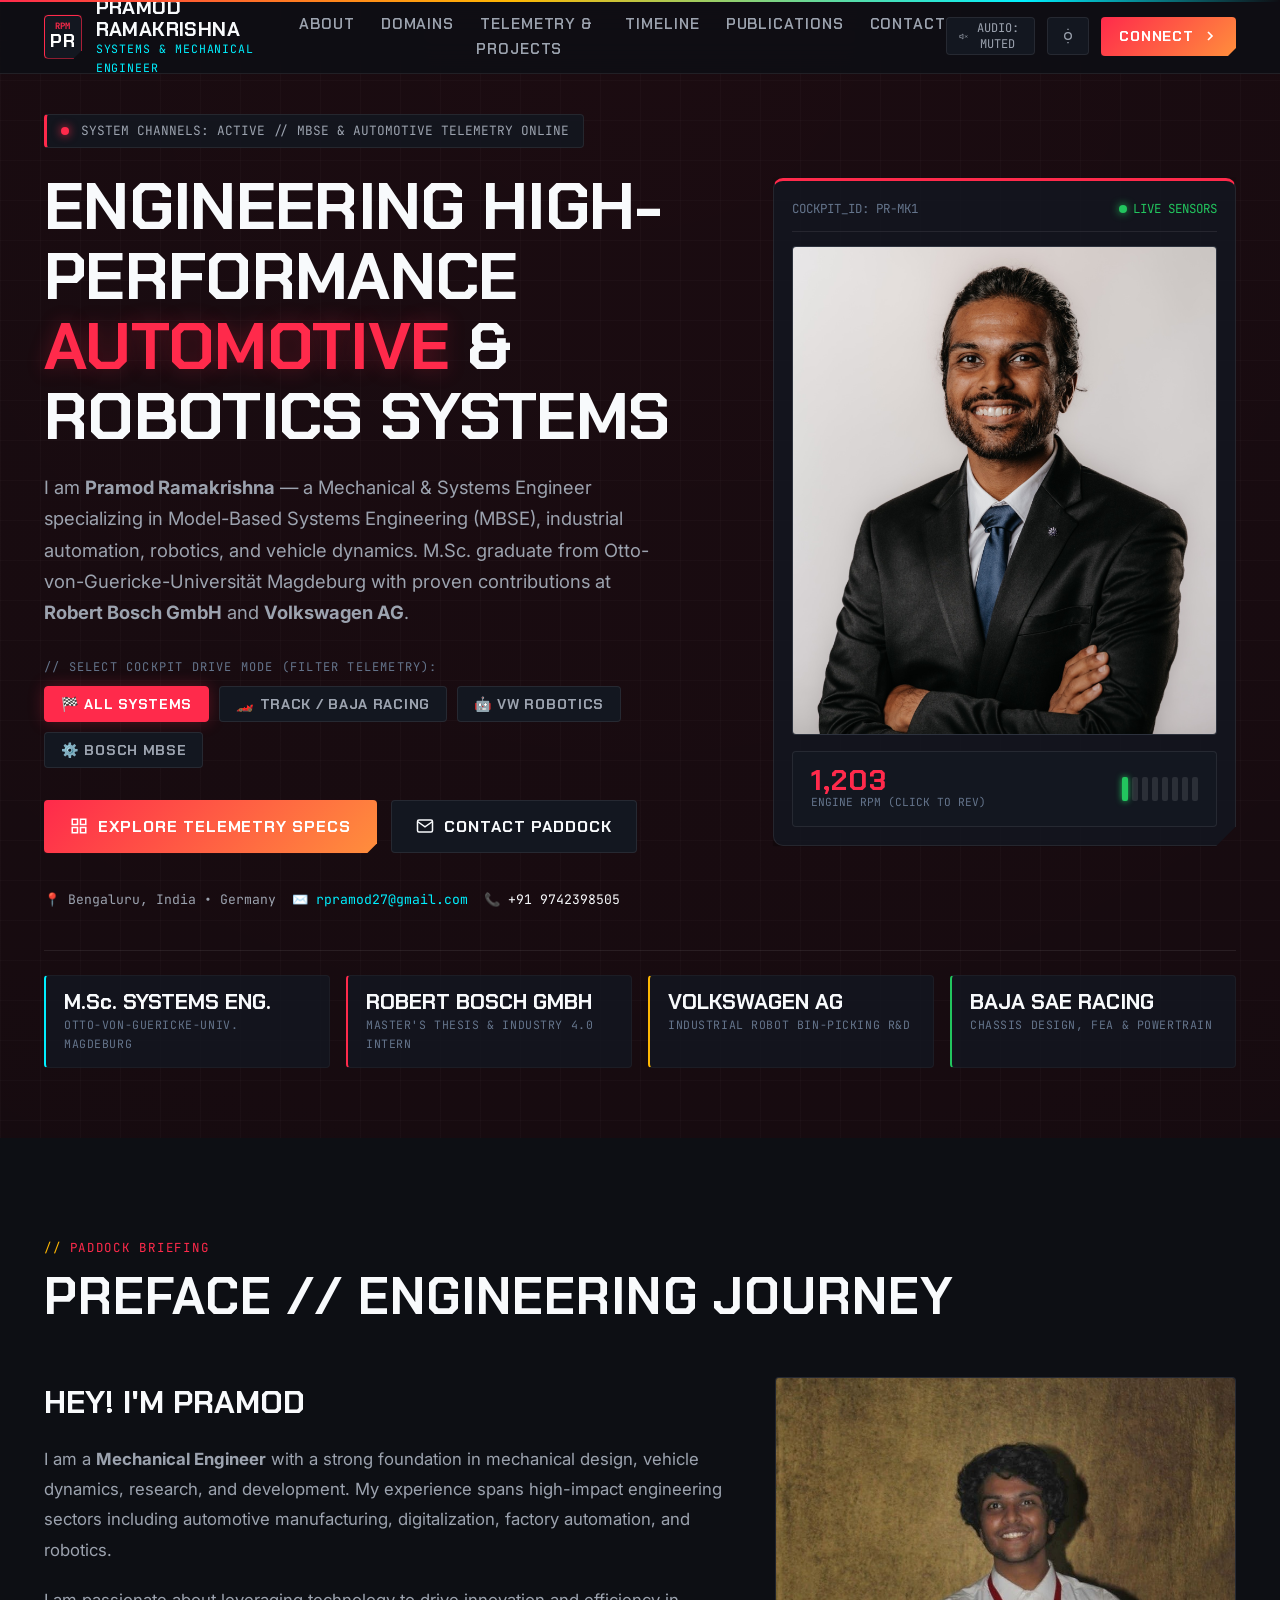
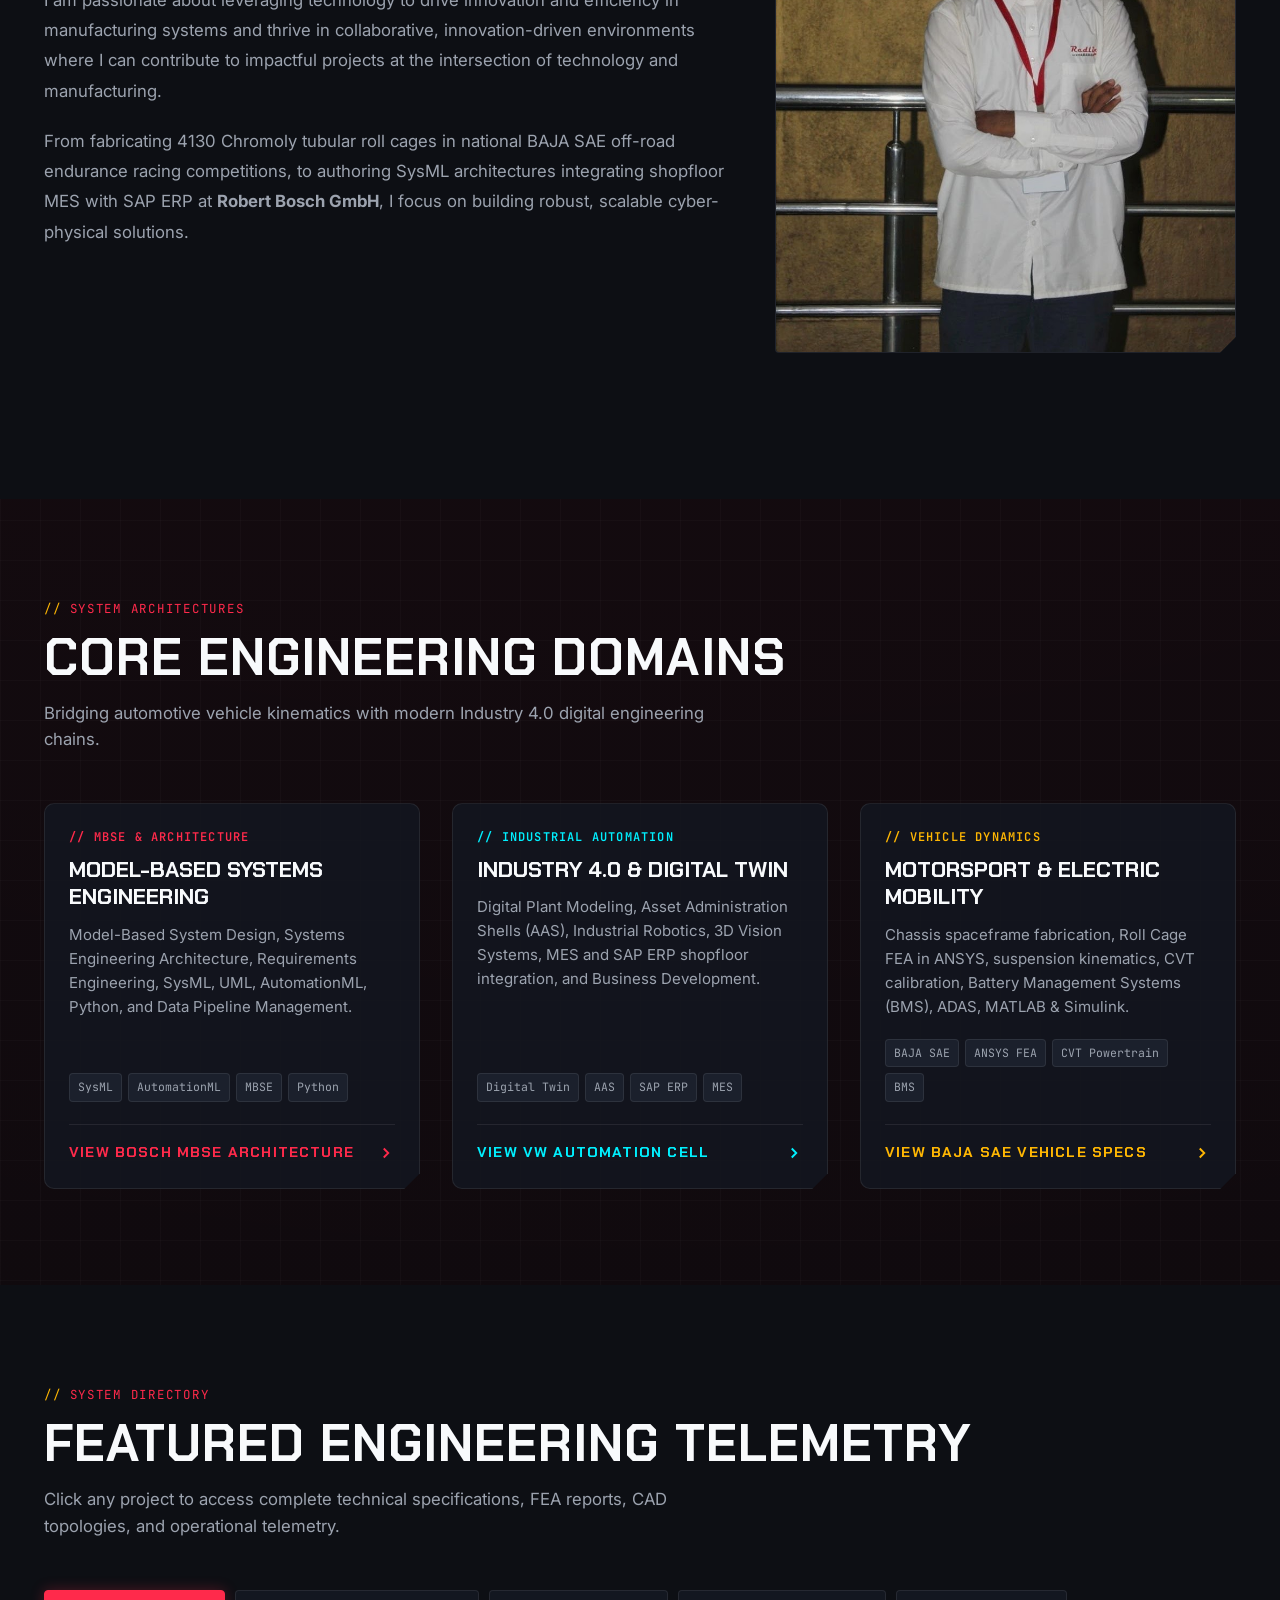
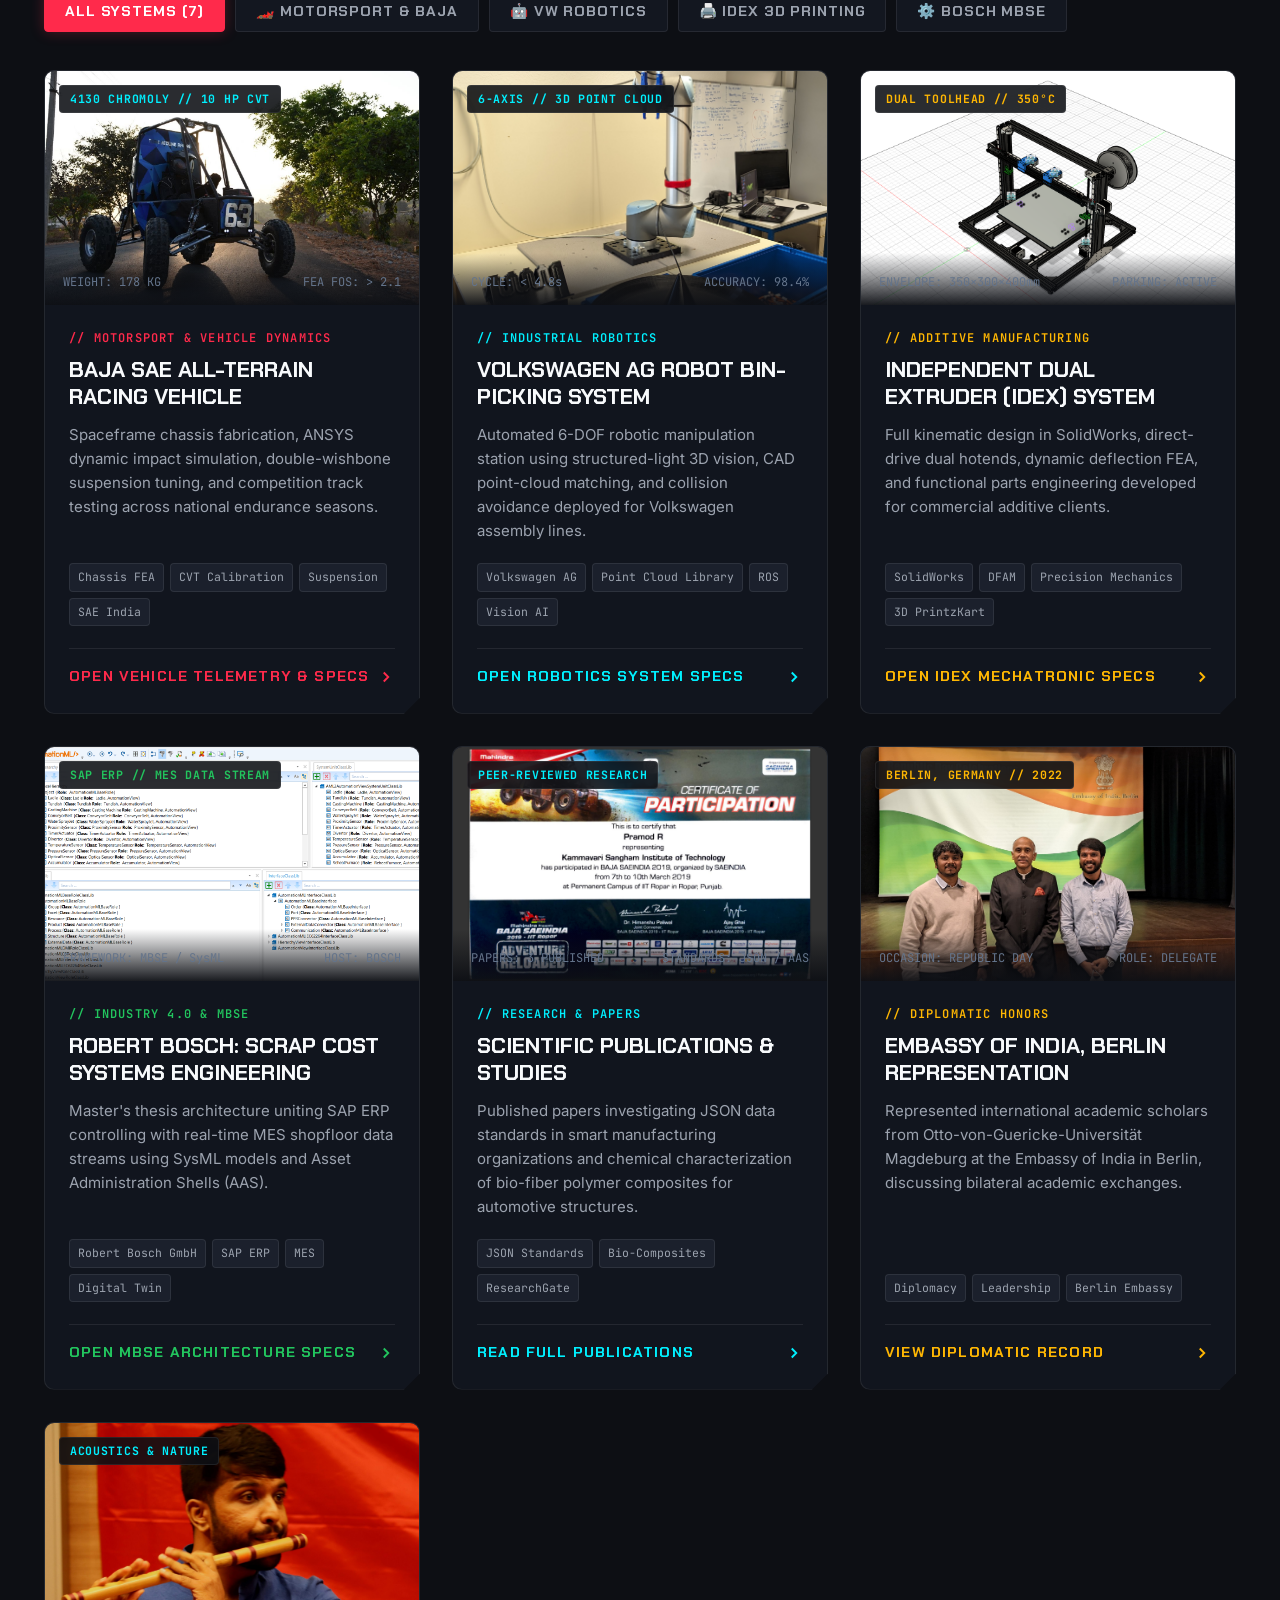
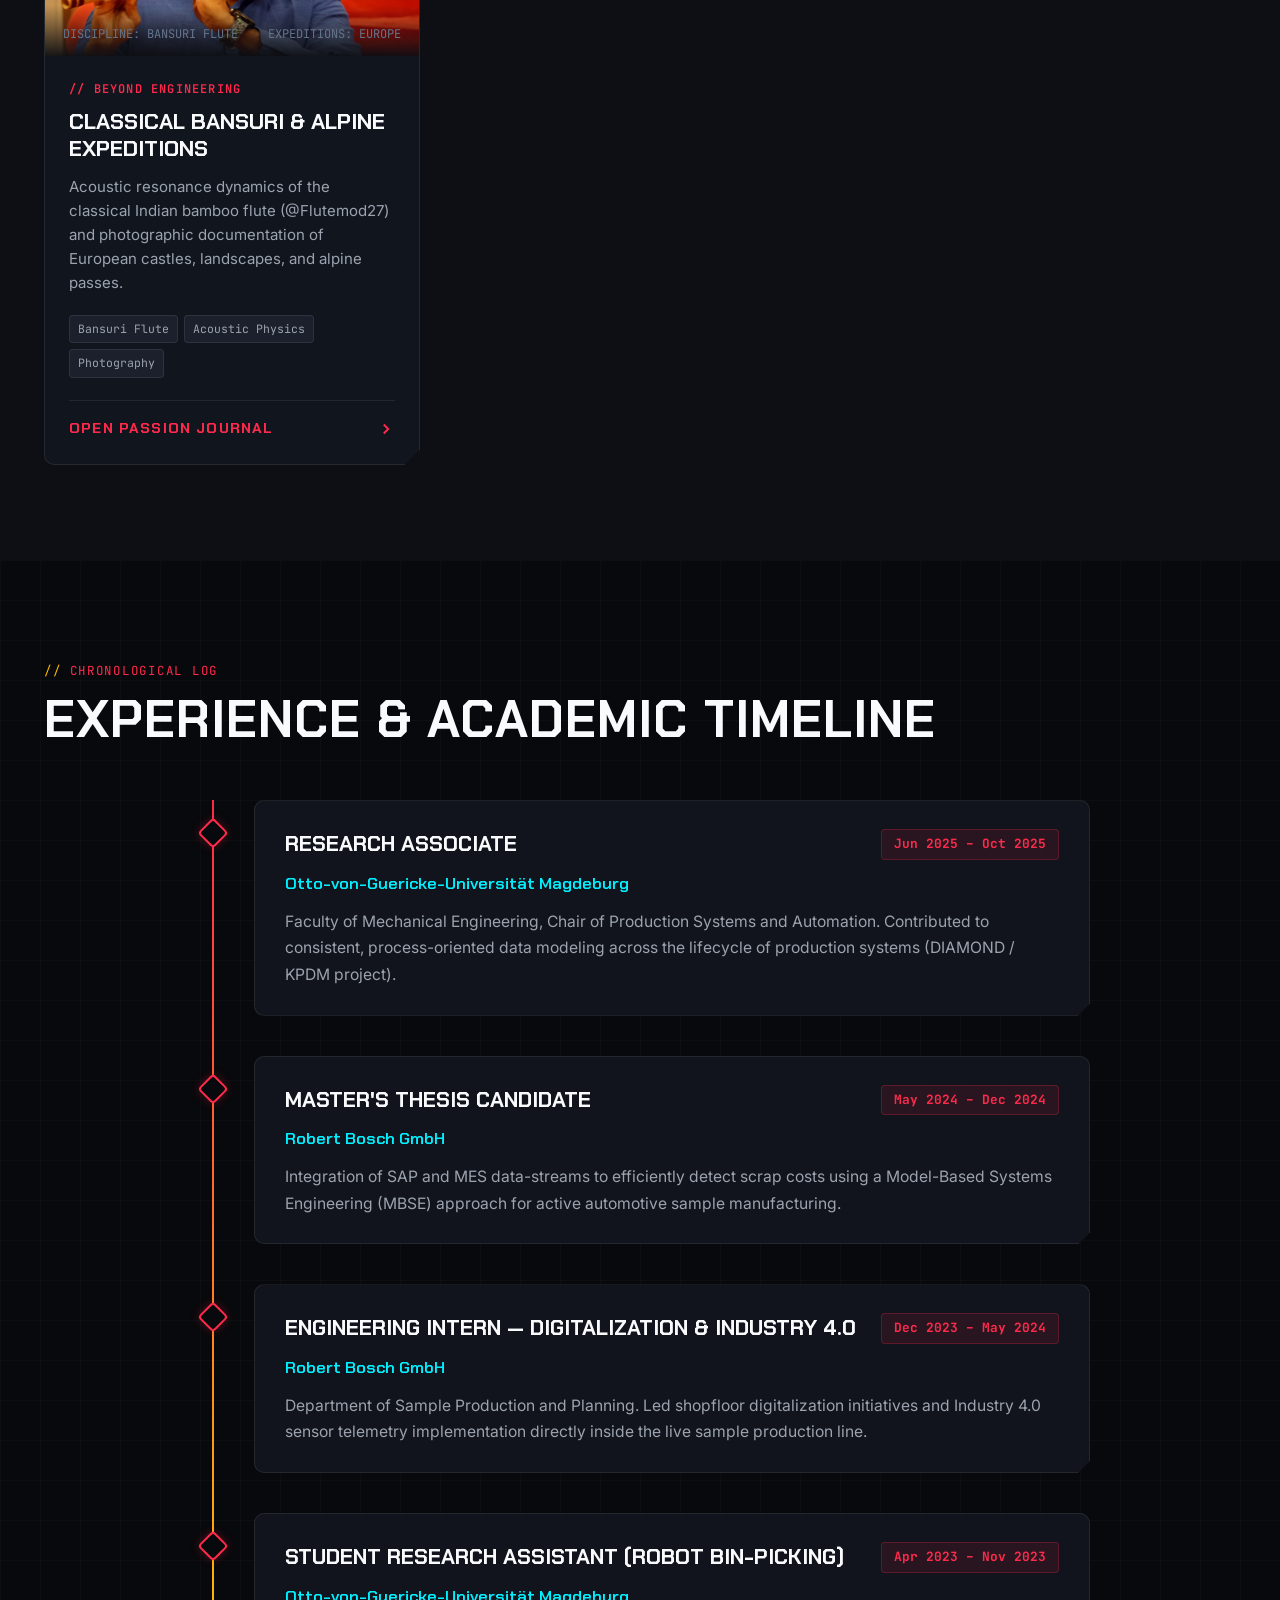
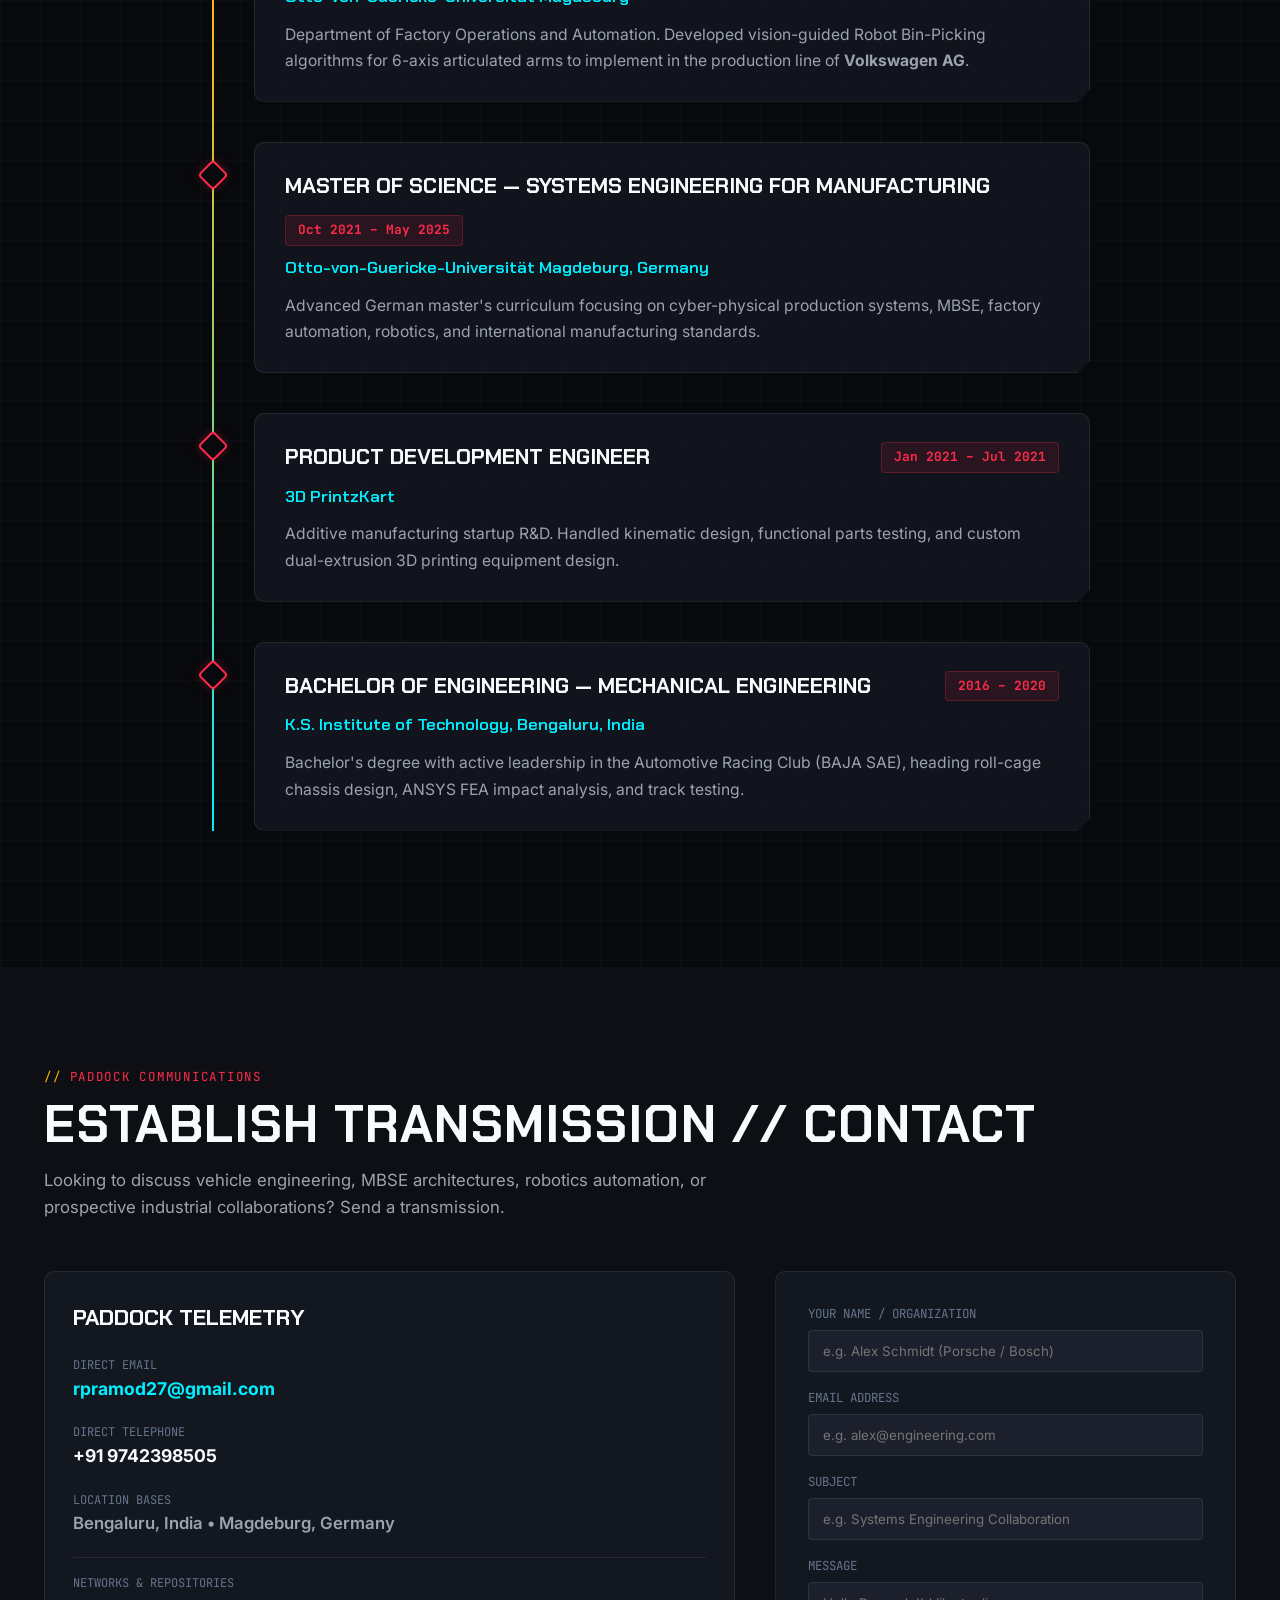
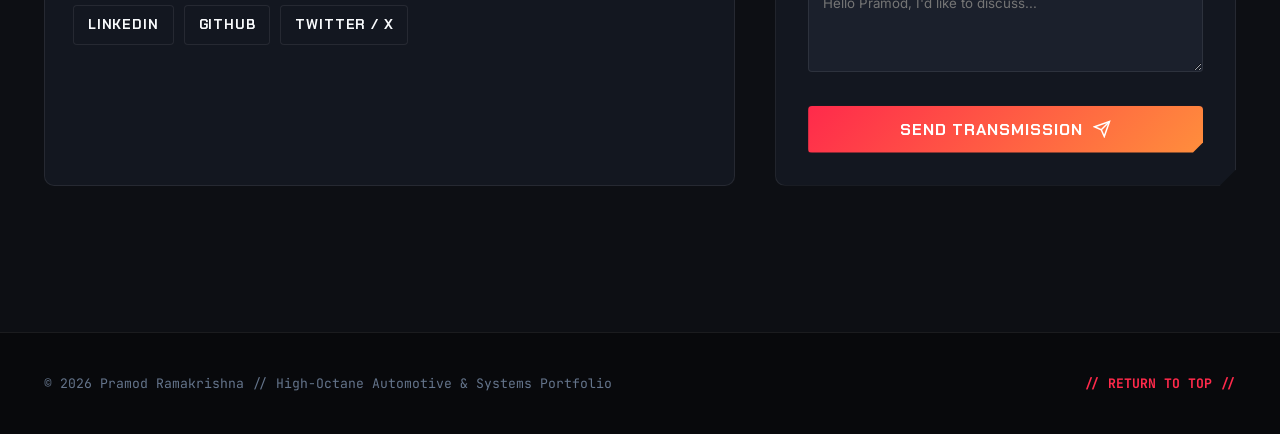
<file: index.html>
<!DOCTYPE html>
<html lang="en" data-theme="dark">
<head>
  <meta charset="UTF-8">
  <meta name="viewport" content="width=device-width, initial-scale=1.0">
  <title>Pramod Ramakrishna | Mechanical & Systems Engineer // Motorsport & Telemetry</title>
  
  <meta name="description" content="High-octane engineering portfolio of Pramod Ramakrishna — Mechanical & Systems Engineer specializing in Model-Based Systems Engineering (MBSE), Industry 4.0, Robotics, Digital Twins, and Motorsport.">
  <meta name="keywords" content="Pramod Ramakrishna, Automotive Engineering, BAJA SAE, Systems Engineering, MBSE, Industry 4.0, Robotics, Volkswagen AG, Robert Bosch, OVGU Magdeburg">
  <meta name="author" content="Pramod Ramakrishna">

  <!-- Open Graph -->
  <meta property="og:type" content="website">
  <meta property="og:title" content="Pramod Ramakrishna | Mechanical & Systems Engineer">
  <meta property="og:description" content="High-octane automotive & systems engineering portfolio with interactive telemetry, BAJA SAE racing, and Industry 4.0 robotics.">
  <meta property="og:image" content="assets/images/profile-headshot.jpg">

  <!-- Favicon -->
  <link rel="icon" type="image/svg+xml" href="assets/images/favicon.svg">

  <!-- Google Fonts: Chakra Petch (Motorsport), JetBrains Mono, Inter -->
  <link rel="preconnect" href="https://fonts.googleapis.com">
  <link rel="preconnect" href="https://fonts.gstatic.com" crossorigin>
  <link href="https://fonts.googleapis.com/css2?family=Chakra+Petch:wght@500;600;700;800&family=Inter:wght@400;500;600;700&family=JetBrains+Mono:wght@400;600;700&display=swap" rel="stylesheet">

  <link rel="stylesheet" href="assets/css/style.css">
</head>
<body>

  <!-- Top Motorsport Cockpit Header -->
  <header class="site-navbar">
    <div class="container nav-container">
      <a href="#hero" class="brand-badge" aria-label="Pramod Ramakrishna Paddock">
        <div class="brand-tach-logo">
          <span class="rpm-label">RPM</span>
          <span class="initials">PR</span>
        </div>
        <div class="brand-meta">
          <span class="brand-name">Pramod Ramakrishna</span>
          <span class="brand-spec">Systems & Mechanical Engineer</span>
        </div>
      </a>

      <!-- Nav Links -->
      <nav>
        <ul class="nav-links" id="nav-links">
          <li><a href="#about">About</a></li>
          <li><a href="#expertise">Domains</a></li>
          <li><a href="#portfolio">Telemetry & Projects</a></li>
          <li><a href="#experience">Timeline</a></li>
          <li><a href="#publications">Publications</a></li>
          <li><a href="#contact">Contact</a></li>
        </ul>
      </nav>

      <!-- Nav Actions -->
      <div class="nav-actions">
        <!-- Interactive HUD Audio Toggle -->
        <button id="sound-toggle-btn" class="hud-sound-btn" title="Toggle Interactive Cockpit Audio">
          <svg width="15" height="15" viewBox="0 0 24 24" fill="none" stroke="currentColor" stroke-width="2"><polygon points="11 5 6 9 2 9 2 15 6 15 11 19 11 5"></polygon><line x1="23" y1="9" x2="17" y2="15"></line><line x1="17" y1="9" x2="23" y2="15"></line></svg>
          <span>AUDIO: MUTED</span>
        </button>

        <!-- Theme Toggle -->
        <button id="theme-toggle" class="theme-toggle-btn" aria-label="Toggle Theme">
          <svg width="16" height="16" viewBox="0 0 24 24" fill="none" stroke="currentColor" stroke-width="2"><circle cx="12" cy="12" r="5"></circle><line x1="12" y1="1" x2="12" y2="3"></line><line x1="12" y1="21" x2="12" y2="23"></line></svg>
        </button>

        <a href="#contact" class="btn-telemetry-launch">
          <span>Connect</span>
          <svg width="16" height="16" viewBox="0 0 24 24" fill="none" stroke="currentColor" stroke-width="2.5"><polyline points="9 18 15 12 9 6"></polyline></svg>
        </a>

        <!-- Mobile Menu Toggle -->
        <button class="mobile-toggle" id="mobile-toggle" aria-label="Open Navigation Menu">
          <svg width="24" height="24" viewBox="0 0 24 24" fill="none" stroke="currentColor" stroke-width="2"><line x1="3" y1="12" x2="21" y2="12"></line><line x1="3" y1="6" x2="21" y2="6"></line><line x1="3" y1="18" x2="21" y2="18"></line></svg>
        </button>
      </div>
    </div>
  </header>

  <!-- Hero Cockpit Section -->
  <section class="hero-section" id="hero">
    <div class="container">
      <div class="hero-grid">
        <div class="hero-left-content">
          <div class="telemetry-status-banner">
            <span class="tach-pulse-dot"></span>
            <span>SYSTEM CHANNELS: ACTIVE // MBSE & AUTOMOTIVE TELEMETRY ONLINE</span>
          </div>

          <h1 class="hero-headline">
            Engineering High-Performance <span class="text-racing-red">Automotive</span> & Robotics Systems
          </h1>

          <p class="hero-bio">
            I am <strong>Pramod Ramakrishna</strong> — a Mechanical & Systems Engineer specializing in Model-Based Systems Engineering (MBSE), industrial automation, robotics, and vehicle dynamics. M.Sc. graduate from Otto-von-Guericke-Universität Magdeburg with proven contributions at <strong>Robert Bosch GmbH</strong> and <strong>Volkswagen AG</strong>.
          </p>

          <!-- Interactive Drive Mode Selector -->
          <div class="drive-mode-container">
            <span class="mode-label">// SELECT COCKPIT DRIVE MODE (FILTER TELEMETRY):</span>
            <div class="drive-modes">
              <button class="mode-btn active" data-mode="all">🏁 All Systems</button>
              <button class="mode-btn" data-mode="racing">🏎️ Track / BAJA Racing</button>
              <button class="mode-btn" data-mode="robotics">🤖 VW Robotics</button>
              <button class="mode-btn" data-mode="systems">⚙️ Bosch MBSE</button>
            </div>
          </div>

          <!-- Hero Actions -->
          <div class="hero-cta-row">
            <a href="#portfolio" class="btn-action-primary">
              <svg width="18" height="18" viewBox="0 0 24 24" fill="none" stroke="currentColor" stroke-width="2"><rect x="3" y="3" width="7" height="7"></rect><rect x="14" y="3" width="7" height="7"></rect><rect x="14" y="14" width="7" height="7"></rect><rect x="3" y="14" width="7" height="7"></rect></svg>
              <span>Explore Telemetry Specs</span>
            </a>
            <a href="#contact" class="btn-action-outline">
              <svg width="18" height="18" viewBox="0 0 24 24" fill="none" stroke="currentColor" stroke-width="2"><path d="M4 4h16c1.1 0 2 .9 2 2v12c0 1.1-.9 2-2 2H4c-1.1 0-2-.9-2-2V6c0-1.1.9-2 2-2z"></path><polyline points="22,6 12,13 2,6"></polyline></svg>
              <span>Contact Paddock</span>
            </a>
          </div>

          <!-- Quick Contact Pills -->
          <div style="display:flex; flex-wrap:wrap; gap:16px; font-family:var(--font-mono); font-size:0.82rem; color:var(--text-secondary);">
            <span>📍 Bengaluru, India • Germany</span>
            <span>✉️ <a href="mailto:rpramod27@gmail.com" style="color:var(--telemetry-cyan);">rpramod27@gmail.com</a></span>
            <span>📞 <a href="tel:+919742398505" style="color:var(--text-primary);">+91 9742398505</a></span>
          </div>
        </div>

        <!-- Right Cockpit HUD Visual -->
        <div class="hero-cockpit-card">
          <div class="cockpit-header">
            <span>COCKPIT_ID: PR-MK1</span>
            <span class="hud-live-tag"><span class="tach-pulse-dot" style="background:var(--neon-green); box-shadow:0 0 8px var(--neon-green);"></span> LIVE SENSORS</span>
          </div>

          <div class="cockpit-img-wrap">
            <img src="assets/images/profile-headshot.jpg" alt="Pramod Ramakrishna Portrait" class="cockpit-img">
          </div>

          <!-- Interactive Tachometer Widget -->
          <div class="tachometer-widget" id="tachometer-widget" title="Hover or Click to Rev Engine!">
            <div class="tach-info">
              <span class="tach-val" id="tach-value">1,200</span>
              <span class="tach-lbl">ENGINE RPM (CLICK TO REV)</span>
            </div>

            <!-- LED Shift Lights Bar -->
            <div class="tach-dial-bar">
              <div class="tach-led green"></div>
              <div class="tach-led green"></div>
              <div class="tach-led green"></div>
              <div class="tach-led yellow"></div>
              <div class="tach-led yellow"></div>
              <div class="tach-led red"></div>
              <div class="tach-led red"></div>
              <div class="tach-led red"></div>
            </div>
          </div>
        </div>
      </div>

      <!-- Quick Telemetry Metric Bar -->
      <div class="telemetry-specs-bar">
        <div class="spec-block">
          <span class="spec-block-val">M.Sc. SYSTEMS ENG.</span>
          <span class="spec-block-lbl">Otto-von-Guericke-Univ. Magdeburg</span>
        </div>
        <div class="spec-block" style="border-left-color: var(--racing-red);">
          <span class="spec-block-val">ROBERT BOSCH GMBH</span>
          <span class="spec-block-lbl">Master's Thesis & Industry 4.0 Intern</span>
        </div>
        <div class="spec-block" style="border-left-color: var(--turbo-amber);">
          <span class="spec-block-val">VOLKSWAGEN AG</span>
          <span class="spec-block-lbl">Industrial Robot Bin-Picking R&D</span>
        </div>
        <div class="spec-block" style="border-left-color: var(--neon-green);">
          <span class="spec-block-val">BAJA SAE RACING</span>
          <span class="spec-block-lbl">Chassis Design, FEA & Powertrain</span>
        </div>
      </div>
    </div>
  </section>

  <!-- Preface / About Me Section -->
  <section id="about" style="background: var(--bg-primary);">
    <div class="container">
      <div class="section-hud-header">
        <span class="hud-tag">Paddock Briefing</span>
        <h2 class="section-hud-title">Preface // Engineering Journey</h2>
      </div>

      <div class="engineering-deepdive-grid">
        <div class="deepdive-content">
          <h3 style="font-size: 2rem;">Hey! I'm Pramod</h3>
          <p>
            I am a <strong>Mechanical Engineer</strong> with a strong foundation in mechanical design, vehicle dynamics, research, and development. My experience spans high-impact engineering sectors including automotive manufacturing, digitalization, factory automation, and robotics.
          </p>
          <p>
            I am passionate about leveraging technology to drive innovation and efficiency in manufacturing systems and thrive in collaborative, innovation-driven environments where I can contribute to impactful projects at the intersection of technology and manufacturing.
          </p>
          <p>
            From fabricating 4130 Chromoly tubular roll cages in national BAJA SAE off-road endurance racing competitions, to authoring SysML architectures integrating shopfloor MES with SAP ERP at <strong>Robert Bosch GmbH</strong>, I focus on building robust, scalable cyber-physical solutions.
          </p>
        </div>

        <div style="border-radius: var(--radius-sm); overflow: hidden; border: 1px solid var(--border-color); background: var(--bg-secondary); clip-path: polygon(0 0, 100% 0, 100% calc(100% - 16px), calc(100% - 16px) 100%, 0 100%);">
          <img src="assets/images/profile-about.jpg" alt="Pramod Ramakrishna Engineering" style="width: 100%; height: 100%; object-fit: cover;">
        </div>
      </div>
    </div>
  </section>

  <!-- Domains & Core Competencies -->
  <section id="expertise">
    <div class="container">
      <div class="section-hud-header">
        <span class="hud-tag">System Architectures</span>
        <h2 class="section-hud-title">Core Engineering Domains</h2>
        <p class="section-hud-sub">Bridging automotive vehicle kinematics with modern Industry 4.0 digital engineering chains.</p>
      </div>

      <div class="motorsport-cards-grid">
        <!-- Domain 1: MBSE -->
        <div class="motorsport-card">
          <div class="card-body">
            <span class="card-category">// MBSE & ARCHITECTURE</span>
            <h3 class="card-title">Model-Based Systems Engineering</h3>
            <p class="card-excerpt">
              Model-Based System Design, Systems Engineering Architecture, Requirements Engineering, SysML, UML, AutomationML, Python, and Data Pipeline Management.
            </p>
            <div class="card-spec-tags">
              <span class="card-spec-tag">SysML</span>
              <span class="card-spec-tag">AutomationML</span>
              <span class="card-spec-tag">MBSE</span>
              <span class="card-spec-tag">Python</span>
            </div>
            <a href="projects/bosch-systems.html" class="card-view-link">
              <span>View Bosch MBSE Architecture</span>
              <svg width="18" height="18" viewBox="0 0 24 24" fill="none" stroke="currentColor" stroke-width="2.5"><polyline points="9 18 15 12 9 6"></polyline></svg>
            </a>
          </div>
        </div>

        <!-- Domain 2: Industry 4.0 -->
        <div class="motorsport-card">
          <div class="card-body">
            <span class="card-category" style="color:var(--telemetry-cyan);">// INDUSTRIAL AUTOMATION</span>
            <h3 class="card-title">Industry 4.0 & Digital Twin</h3>
            <p class="card-excerpt">
              Digital Plant Modeling, Asset Administration Shells (AAS), Industrial Robotics, 3D Vision Systems, MES and SAP ERP shopfloor integration, and Business Development.
            </p>
            <div class="card-spec-tags">
              <span class="card-spec-tag">Digital Twin</span>
              <span class="card-spec-tag">AAS</span>
              <span class="card-spec-tag">SAP ERP</span>
              <span class="card-spec-tag">MES</span>
            </div>
            <a href="projects/robot-bin-picking.html" class="card-view-link" style="color:var(--telemetry-cyan);">
              <span>View VW Automation Cell</span>
              <svg width="18" height="18" viewBox="0 0 24 24" fill="none" stroke="currentColor" stroke-width="2.5"><polyline points="9 18 15 12 9 6"></polyline></svg>
            </a>
          </div>
        </div>

        <!-- Domain 3: Motorsport & Automotive -->
        <div class="motorsport-card">
          <div class="card-body">
            <span class="card-category" style="color:var(--turbo-amber);">// VEHICLE DYNAMICS</span>
            <h3 class="card-title">Motorsport & Electric Mobility</h3>
            <p class="card-excerpt">
              Chassis spaceframe fabrication, Roll Cage FEA in ANSYS, suspension kinematics, CVT calibration, Battery Management Systems (BMS), ADAS, MATLAB & Simulink.
            </p>
            <div class="card-spec-tags">
              <span class="card-spec-tag">BAJA SAE</span>
              <span class="card-spec-tag">ANSYS FEA</span>
              <span class="card-spec-tag">CVT Powertrain</span>
              <span class="card-spec-tag">BMS</span>
            </div>
            <a href="projects/baja-sae.html" class="card-view-link" style="color:var(--turbo-amber);">
              <span>View BAJA SAE Vehicle Specs</span>
              <svg width="18" height="18" viewBox="0 0 24 24" fill="none" stroke="currentColor" stroke-width="2.5"><polyline points="9 18 15 12 9 6"></polyline></svg>
            </a>
          </div>
        </div>
      </div>
    </div>
  </section>

  <!-- Interactive Telemetry Showcase (Every card links to a dedicated detail page!) -->
  <section id="portfolio" style="background: var(--bg-primary);">
    <div class="container">
      <div class="section-hud-header">
        <span class="hud-tag">System Directory</span>
        <h2 class="section-hud-title">Featured Engineering Telemetry</h2>
        <p class="section-hud-sub">Click any project to access complete technical specifications, FEA reports, CAD topologies, and operational telemetry.</p>
      </div>

      <!-- Filter Bar -->
      <div class="filter-chassis-bar">
        <button class="filter-btn active" data-filter="all">All Systems (7)</button>
        <button class="filter-btn" data-filter="racing">🏎️ Motorsport & BAJA</button>
        <button class="filter-btn" data-filter="robotics">🤖 VW Robotics</button>
        <button class="filter-btn" data-filter="additive">🖨️ IDEX 3D Printing</button>
        <button class="filter-btn" data-filter="systems">⚙️ Bosch MBSE</button>
      </div>

      <!-- Showcase Cards Grid -->
      <div class="motorsport-cards-grid">
        <!-- 1. BAJA SAE Racing -->
        <a href="projects/baja-sae.html" class="motorsport-card" data-category="racing">
          <div class="card-visual-wrap">
            <span class="card-hud-badge">4130 CHROMOLY // 10 HP CVT</span>
            <img src="assets/images/baja-racecar-1.jpg" alt="BAJA SAE All-Terrain Vehicle" class="card-visual-img">
            <div class="card-telemetry-overlay">
              <span>WEIGHT: 178 KG</span>
              <span>FEA FOS: &gt; 2.1</span>
            </div>
          </div>
          <div class="card-body">
            <span class="card-category">// MOTORSPORT & VEHICLE DYNAMICS</span>
            <h3 class="card-title">BAJA SAE All-Terrain Racing Vehicle</h3>
            <p class="card-excerpt">
              Spaceframe chassis fabrication, ANSYS dynamic impact simulation, double-wishbone suspension tuning, and competition track testing across national endurance seasons.
            </p>
            <div class="card-spec-tags">
              <span class="card-spec-tag">Chassis FEA</span>
              <span class="card-spec-tag">CVT Calibration</span>
              <span class="card-spec-tag">Suspension</span>
              <span class="card-spec-tag">SAE India</span>
            </div>
            <div class="card-view-link">
              <span>Open Vehicle Telemetry & Specs</span>
              <svg width="18" height="18" viewBox="0 0 24 24" fill="none" stroke="currentColor" stroke-width="2.5"><polyline points="9 18 15 12 9 6"></polyline></svg>
            </div>
          </div>
        </a>

        <!-- 2. Volkswagen AG Robot Bin-Picking -->
        <a href="projects/robot-bin-picking.html" class="motorsport-card" data-category="robotics">
          <div class="card-visual-wrap">
            <span class="card-hud-badge" style="color:var(--telemetry-cyan);">6-AXIS // 3D POINT CLOUD</span>
            <img src="assets/images/project-robot-station.jpg" alt="Volkswagen AG Robot Bin-Picking Station" class="card-visual-img">
            <div class="card-telemetry-overlay">
              <span>CYCLE: &lt; 4.8s</span>
              <span>ACCURACY: 98.4%</span>
            </div>
          </div>
          <div class="card-body">
            <span class="card-category" style="color:var(--telemetry-cyan);">// INDUSTRIAL ROBOTICS</span>
            <h3 class="card-title">Volkswagen AG Robot Bin-Picking System</h3>
            <p class="card-excerpt">
              Automated 6-DOF robotic manipulation station using structured-light 3D vision, CAD point-cloud matching, and collision avoidance deployed for Volkswagen assembly lines.
            </p>
            <div class="card-spec-tags">
              <span class="card-spec-tag">Volkswagen AG</span>
              <span class="card-spec-tag">Point Cloud Library</span>
              <span class="card-spec-tag">ROS</span>
              <span class="card-spec-tag">Vision AI</span>
            </div>
            <div class="card-view-link" style="color:var(--telemetry-cyan);">
              <span>Open Robotics System Specs</span>
              <svg width="18" height="18" viewBox="0 0 24 24" fill="none" stroke="currentColor" stroke-width="2.5"><polyline points="9 18 15 12 9 6"></polyline></svg>
            </div>
          </div>
        </a>

        <!-- 3. IDEX 3D Printer -->
        <a href="projects/idex-3dprinter.html" class="motorsport-card" data-category="additive">
          <div class="card-visual-wrap">
            <span class="card-hud-badge" style="color:var(--turbo-amber);">DUAL TOOLHEAD // 350°C</span>
            <img src="assets/images/project-idex-3dprinter.png" alt="IDEX 3D Printer CAD Model" class="card-visual-img">
            <div class="card-telemetry-overlay">
              <span>ENVELOPE: 350×300×400mm</span>
              <span>PARKING: ACTIVE</span>
            </div>
          </div>
          <div class="card-body">
            <span class="card-category" style="color:var(--turbo-amber);">// ADDITIVE MANUFACTURING</span>
            <h3 class="card-title">Independent Dual Extruder (IDEX) System</h3>
            <p class="card-excerpt">
              Full kinematic design in SolidWorks, direct-drive dual hotends, dynamic deflection FEA, and functional parts engineering developed for commercial additive clients.
            </p>
            <div class="card-spec-tags">
              <span class="card-spec-tag">SolidWorks</span>
              <span class="card-spec-tag">DFAM</span>
              <span class="card-spec-tag">Precision Mechanics</span>
              <span class="card-spec-tag">3D PrintzKart</span>
            </div>
            <div class="card-view-link" style="color:var(--turbo-amber);">
              <span>Open IDEX Mechatronic Specs</span>
              <svg width="18" height="18" viewBox="0 0 24 24" fill="none" stroke="currentColor" stroke-width="2.5"><polyline points="9 18 15 12 9 6"></polyline></svg>
            </div>
          </div>
        </a>

        <!-- 4. Robert Bosch GmbH MBSE -->
        <a href="projects/bosch-systems.html" class="motorsport-card" data-category="systems">
          <div class="card-visual-wrap">
            <span class="card-hud-badge" style="color:var(--neon-green);">SAP ERP // MES DATA STREAM</span>
            <img src="assets/images/project-automation-diagram.png" alt="Automation Architecture Diagram" class="card-visual-img">
            <div class="card-telemetry-overlay">
              <span>FRAMEWORK: MBSE / SysML</span>
              <span>HOST: BOSCH</span>
            </div>
          </div>
          <div class="card-body">
            <span class="card-category" style="color:var(--neon-green);">// INDUSTRY 4.0 & MBSE</span>
            <h3 class="card-title">Robert Bosch: Scrap Cost Systems Engineering</h3>
            <p class="card-excerpt">
              Master's thesis architecture uniting SAP ERP controlling with real-time MES shopfloor data streams using SysML models and Asset Administration Shells (AAS).
            </p>
            <div class="card-spec-tags">
              <span class="card-spec-tag">Robert Bosch GmbH</span>
              <span class="card-spec-tag">SAP ERP</span>
              <span class="card-spec-tag">MES</span>
              <span class="card-spec-tag">Digital Twin</span>
            </div>
            <div class="card-view-link" style="color:var(--neon-green);">
              <span>Open MBSE Architecture Specs</span>
              <svg width="18" height="18" viewBox="0 0 24 24" fill="none" stroke="currentColor" stroke-width="2.5"><polyline points="9 18 15 12 9 6"></polyline></svg>
            </div>
          </div>
        </a>

        <!-- 5. Scientific Publications -->
        <a href="projects/publications.html" class="motorsport-card" data-category="systems">
          <div class="card-visual-wrap">
            <span class="card-hud-badge" style="color:var(--telemetry-cyan);">PEER-REVIEWED RESEARCH</span>
            <img src="assets/images/publication-1.png" alt="Scientific Publications" class="card-visual-img">
            <div class="card-telemetry-overlay">
              <span>PAPERS: 3 PUBLISHED</span>
              <span>STANDARDS: JSON / AAS</span>
            </div>
          </div>
          <div class="card-body">
            <span class="card-category" style="color:var(--telemetry-cyan);">// RESEARCH & PAPERS</span>
            <h3 class="card-title">Scientific Publications & Studies</h3>
            <p class="card-excerpt">
              Published papers investigating JSON data standards in smart manufacturing organizations and chemical characterization of bio-fiber polymer composites for automotive structures.
            </p>
            <div class="card-spec-tags">
              <span class="card-spec-tag">JSON Standards</span>
              <span class="card-spec-tag">Bio-Composites</span>
              <span class="card-spec-tag">ResearchGate</span>
            </div>
            <div class="card-view-link" style="color:var(--telemetry-cyan);">
              <span>Read Full Publications</span>
              <svg width="18" height="18" viewBox="0 0 24 24" fill="none" stroke="currentColor" stroke-width="2.5"><polyline points="9 18 15 12 9 6"></polyline></svg>
            </div>
          </div>
        </a>

        <!-- 6. Diplomatic Reception Berlin -->
        <a href="projects/diplomatic-mission.html" class="motorsport-card" data-category="systems">
          <div class="card-visual-wrap">
            <span class="card-hud-badge" style="color:var(--turbo-amber);">BERLIN, GERMANY // 2022</span>
            <img src="assets/images/berlin-embassy-republic-day.jpg" alt="Embassy of India in Berlin" class="card-visual-img">
            <div class="card-telemetry-overlay">
              <span>OCCASION: REPUBLIC DAY</span>
              <span>ROLE: DELEGATE</span>
            </div>
          </div>
          <div class="card-body">
            <span class="card-category" style="color:var(--turbo-amber);">// DIPLOMATIC HONORS</span>
            <h3 class="card-title">Embassy of India, Berlin Representation</h3>
            <p class="card-excerpt">
              Represented international academic scholars from Otto-von-Guericke-Universität Magdeburg at the Embassy of India in Berlin, discussing bilateral academic exchanges.
            </p>
            <div class="card-spec-tags">
              <span class="card-spec-tag">Diplomacy</span>
              <span class="card-spec-tag">Leadership</span>
              <span class="card-spec-tag">Berlin Embassy</span>
            </div>
            <div class="card-view-link" style="color:var(--turbo-amber);">
              <span>View Diplomatic Record</span>
              <svg width="18" height="18" viewBox="0 0 24 24" fill="none" stroke="currentColor" stroke-width="2.5"><polyline points="9 18 15 12 9 6"></polyline></svg>
            </div>
          </div>
        </a>

        <!-- 7. Hobbies: Bansuri & Travel -->
        <a href="projects/hobbies.html" class="motorsport-card" data-category="systems">
          <div class="card-visual-wrap">
            <span class="card-hud-badge">ACOUSTICS & NATURE</span>
            <img src="assets/images/hobby-1.jpg" alt="Bansuri Flute Playing" class="card-visual-img">
            <div class="card-telemetry-overlay">
              <span>DISCIPLINE: BANSURI FLUTE</span>
              <span>EXPEDITIONS: EUROPE</span>
            </div>
          </div>
          <div class="card-body">
            <span class="card-category">// BEYOND ENGINEERING</span>
            <h3 class="card-title">Classical Bansuri & Alpine Expeditions</h3>
            <p class="card-excerpt">
              Acoustic resonance dynamics of the classical Indian bamboo flute (@Flutemod27) and photographic documentation of European castles, landscapes, and alpine passes.
            </p>
            <div class="card-spec-tags">
              <span class="card-spec-tag">Bansuri Flute</span>
              <span class="card-spec-tag">Acoustic Physics</span>
              <span class="card-spec-tag">Photography</span>
            </div>
            <div class="card-view-link">
              <span>Open Passion Journal</span>
              <svg width="18" height="18" viewBox="0 0 24 24" fill="none" stroke="currentColor" stroke-width="2.5"><polyline points="9 18 15 12 9 6"></polyline></svg>
            </div>
          </div>
        </a>
      </div>
    </div>
  </section>

  <!-- Career Experience HUD Timeline -->
  <section id="experience">
    <div class="container">
      <div class="section-hud-header">
        <span class="hud-tag">Chronological Log</span>
        <h2 class="section-hud-title">Experience & Academic Timeline</h2>
      </div>

      <div class="hud-timeline-container">
        <!-- 1. Research Associate: OVGU -->
        <div class="timeline-entry">
          <div class="timeline-gear-pin"></div>
          <div class="timeline-hud-card">
            <div class="timeline-meta-bar">
              <h3 class="timeline-job-title">Research Associate</h3>
              <span class="timeline-tenure">Jun 2025 – Oct 2025</span>
            </div>
            <div class="timeline-org">
              <span>Otto-von-Guericke-Universität Magdeburg</span>
            </div>
            <p class="timeline-description">
              Faculty of Mechanical Engineering, Chair of Production Systems and Automation. Contributed to consistent, process-oriented data modeling across the lifecycle of production systems (DIAMOND / KPDM project).
            </p>
          </div>
        </div>

        <!-- 2. Master's Thesis: Robert Bosch GmbH -->
        <div class="timeline-entry">
          <div class="timeline-gear-pin"></div>
          <div class="timeline-hud-card">
            <div class="timeline-meta-bar">
              <h3 class="timeline-job-title">Master's Thesis Candidate</h3>
              <span class="timeline-tenure">May 2024 – Dec 2024</span>
            </div>
            <div class="timeline-org">
              <span>Robert Bosch GmbH</span>
            </div>
            <p class="timeline-description">
              Integration of SAP and MES data-streams to efficiently detect scrap costs using a Model-Based Systems Engineering (MBSE) approach for active automotive sample manufacturing.
            </p>
          </div>
        </div>

        <!-- 3. Engineering Intern: Robert Bosch GmbH -->
        <div class="timeline-entry">
          <div class="timeline-gear-pin"></div>
          <div class="timeline-hud-card">
            <div class="timeline-meta-bar">
              <h3 class="timeline-job-title">Engineering Intern — Digitalization & Industry 4.0</h3>
              <span class="timeline-tenure">Dec 2023 – May 2024</span>
            </div>
            <div class="timeline-org">
              <span>Robert Bosch GmbH</span>
            </div>
            <p class="timeline-description">
              Department of Sample Production and Planning. Led shopfloor digitalization initiatives and Industry 4.0 sensor telemetry implementation directly inside the live sample production line.
            </p>
          </div>
        </div>

        <!-- 4. Research Assistant: OVGU / Volkswagen AG -->
        <div class="timeline-entry">
          <div class="timeline-gear-pin"></div>
          <div class="timeline-hud-card">
            <div class="timeline-meta-bar">
              <h3 class="timeline-job-title">Student Research Assistant (Robot Bin-Picking)</h3>
              <span class="timeline-tenure">Apr 2023 – Nov 2023</span>
            </div>
            <div class="timeline-org">
              <span>Otto-von-Guericke-Universität Magdeburg</span>
            </div>
            <p class="timeline-description">
              Department of Factory Operations and Automation. Developed vision-guided Robot Bin-Picking algorithms for 6-axis articulated arms to implement in the production line of <strong>Volkswagen AG</strong>.
            </p>
          </div>
        </div>

        <!-- 5. M.Sc. Systems Engineering -->
        <div class="timeline-entry">
          <div class="timeline-gear-pin"></div>
          <div class="timeline-hud-card">
            <div class="timeline-meta-bar">
              <h3 class="timeline-job-title">Master of Science — Systems Engineering for Manufacturing</h3>
              <span class="timeline-tenure">Oct 2021 – May 2025</span>
            </div>
            <div class="timeline-org">
              <span>Otto-von-Guericke-Universität Magdeburg, Germany</span>
            </div>
            <p class="timeline-description">
              Advanced German master's curriculum focusing on cyber-physical production systems, MBSE, factory automation, robotics, and international manufacturing standards.
            </p>
          </div>
        </div>

        <!-- 6. Product Development Engineer: 3D PrintzKart -->
        <div class="timeline-entry">
          <div class="timeline-gear-pin"></div>
          <div class="timeline-hud-card">
            <div class="timeline-meta-bar">
              <h3 class="timeline-job-title">Product Development Engineer</h3>
              <span class="timeline-tenure">Jan 2021 – Jul 2021</span>
            </div>
            <div class="timeline-org">
              <span>3D PrintzKart</span>
            </div>
            <p class="timeline-description">
              Additive manufacturing startup R&D. Handled kinematic design, functional parts testing, and custom dual-extrusion 3D printing equipment design.
            </p>
          </div>
        </div>

        <!-- 7. Bachelor of Engineering: KSIT -->
        <div class="timeline-entry">
          <div class="timeline-gear-pin"></div>
          <div class="timeline-hud-card">
            <div class="timeline-meta-bar">
              <h3 class="timeline-job-title">Bachelor of Engineering — Mechanical Engineering</h3>
              <span class="timeline-tenure">2016 – 2020</span>
            </div>
            <div class="timeline-org">
              <span>K.S. Institute of Technology, Bengaluru, India</span>
            </div>
            <p class="timeline-description">
              Bachelor's degree with active leadership in the Automotive Racing Club (BAJA SAE), heading roll-cage chassis design, ANSYS FEA impact analysis, and track testing.
            </p>
          </div>
        </div>
      </div>
    </div>
  </section>

  <!-- Contact & Telemetry Ping Section -->
  <section id="contact" style="background: var(--bg-primary);">
    <div class="container">
      <div class="section-hud-header">
        <span class="hud-tag">Paddock Communications</span>
        <h2 class="section-hud-title">Establish Transmission // Contact</h2>
        <p class="section-hud-sub">Looking to discuss vehicle engineering, MBSE architectures, robotics automation, or prospective industrial collaborations? Send a transmission.</p>
      </div>

      <div class="engineering-deepdive-grid">
        <!-- Direct Telemetry Info -->
        <div class="deepdive-sidebar-card">
          <h3 style="font-family:var(--font-race); font-size:1.4rem; text-transform:uppercase; margin-bottom:20px; color:var(--text-primary);">Paddock Telemetry</h3>

          <div style="display:flex; flex-direction:column; gap:20px;">
            <div>
              <div style="font-family:var(--font-mono); font-size:0.75rem; color:var(--text-muted); text-transform:uppercase;">DIRECT EMAIL</div>
              <div style="font-size:1.1rem; font-weight:700;"><a href="mailto:rpramod27@gmail.com" style="color:var(--telemetry-cyan);">rpramod27@gmail.com</a></div>
            </div>

            <div>
              <div style="font-family:var(--font-mono); font-size:0.75rem; color:var(--text-muted); text-transform:uppercase;">DIRECT TELEPHONE</div>
              <div style="font-size:1.1rem; font-weight:700;"><a href="tel:+919742398505" style="color:var(--text-primary);">+91 9742398505</a></div>
            </div>

            <div>
              <div style="font-family:var(--font-mono); font-size:0.75rem; color:var(--text-muted); text-transform:uppercase;">LOCATION BASES</div>
              <div style="font-size:1.05rem; font-weight:600; color:var(--text-secondary);">Bengaluru, India • Magdeburg, Germany</div>
            </div>

            <div style="padding-top:16px; border-top:1px solid var(--border-color);">
              <div style="font-family:var(--font-mono); font-size:0.75rem; color:var(--text-muted); text-transform:uppercase; margin-bottom:12px;">NETWORKS & REPOSITORIES</div>
              <div style="display:flex; gap:10px;">
                <a href="https://www.linkedin.com/in/pramod-r8/" target="_blank" rel="noopener noreferrer" class="btn-action-outline" style="padding:8px 14px; font-size:0.85rem;">LinkedIn</a>
                <a href="https://github.com/PixelMaster-123/Portfolio" target="_blank" rel="noopener noreferrer" class="btn-action-outline" style="padding:8px 14px; font-size:0.85rem;">GitHub</a>
                <a href="https://twitter.com/Flutemod27" target="_blank" rel="noopener noreferrer" class="btn-action-outline" style="padding:8px 14px; font-size:0.85rem;">Twitter / X</a>
              </div>
            </div>
          </div>
        </div>

        <!-- Contact Form -->
        <div style="background:var(--bg-secondary); border:1px solid var(--border-color); border-radius:var(--radius-md); padding:32px; clip-path: polygon(0 0, 100% 0, 100% calc(100% - 16px), calc(100% - 16px) 100%, 0 100%);">
          <form onsubmit="event.preventDefault(); window.location.href='mailto:rpramod27@gmail.com?subject=' + encodeURIComponent(document.getElementById('c-subj').value) + '&body=' + encodeURIComponent('From: ' + document.getElementById('c-name').value + ' (' + document.getElementById('c-mail').value + ')\n\n' + document.getElementById('c-msg').value);">
            <div style="display:flex; flex-direction:column; gap:16px;">
              <div>
                <label style="font-family:var(--font-mono); font-size:0.78rem; text-transform:uppercase; color:var(--text-muted); display:block; margin-bottom:6px;">Your Name / Organization</label>
                <input type="text" id="c-name" required placeholder="e.g. Alex Schmidt (Porsche / Bosch)" style="width:100%; padding:12px 14px; background:var(--bg-tertiary); border:1px solid var(--border-color); border-radius:var(--radius-sm); color:var(--text-primary); font-family:inherit;">
              </div>

              <div>
                <label style="font-family:var(--font-mono); font-size:0.78rem; text-transform:uppercase; color:var(--text-muted); display:block; margin-bottom:6px;">Email Address</label>
                <input type="email" id="c-mail" required placeholder="e.g. alex@engineering.com" style="width:100%; padding:12px 14px; background:var(--bg-tertiary); border:1px solid var(--border-color); border-radius:var(--radius-sm); color:var(--text-primary); font-family:inherit;">
              </div>

              <div>
                <label style="font-family:var(--font-mono); font-size:0.78rem; text-transform:uppercase; color:var(--text-muted); display:block; margin-bottom:6px;">Subject</label>
                <input type="text" id="c-subj" required placeholder="e.g. Systems Engineering Collaboration" style="width:100%; padding:12px 14px; background:var(--bg-tertiary); border:1px solid var(--border-color); border-radius:var(--radius-sm); color:var(--text-primary); font-family:inherit;">
              </div>

              <div>
                <label style="font-family:var(--font-mono); font-size:0.78rem; text-transform:uppercase; color:var(--text-muted); display:block; margin-bottom:6px;">Message</label>
                <textarea id="c-msg" required rows="4" placeholder="Hello Pramod, I'd like to discuss..." style="width:100%; padding:12px 14px; background:var(--bg-tertiary); border:1px solid var(--border-color); border-radius:var(--radius-sm); color:var(--text-primary); font-family:inherit;"></textarea>
              </div>

              <button type="submit" class="btn-action-primary" style="width:100%; justify-content:center; margin-top:10px;">
                <span>Send Transmission</span>
                <svg width="18" height="18" viewBox="0 0 24 24" fill="none" stroke="currentColor" stroke-width="2"><line x1="22" y1="2" x2="11" y2="13"></line><polygon points="22 2 15 22 11 13 2 9 22 2"></polygon></svg>
              </button>
            </div>
          </form>
        </div>
      </div>
    </div>
  </section>

  <!-- Paddock Footer -->
  <footer style="padding:40px 0; border-top:1px solid var(--border-color); background:var(--bg-dark); font-family:var(--font-mono); font-size:0.82rem; color:var(--text-muted);">
    <div class="container" style="display:flex; justify-content:space-between; align-items:center; flex-wrap:wrap; gap:14px;">
      <div>© 2026 Pramod Ramakrishna // High-Octane Automotive & Systems Portfolio</div>
      <a href="#hero" style="color:var(--racing-red); font-weight:700;">// RETURN TO TOP //</a>
    </div>
  </footer>

  <script src="assets/js/main.js"></script>
</body>
</html>
</file>
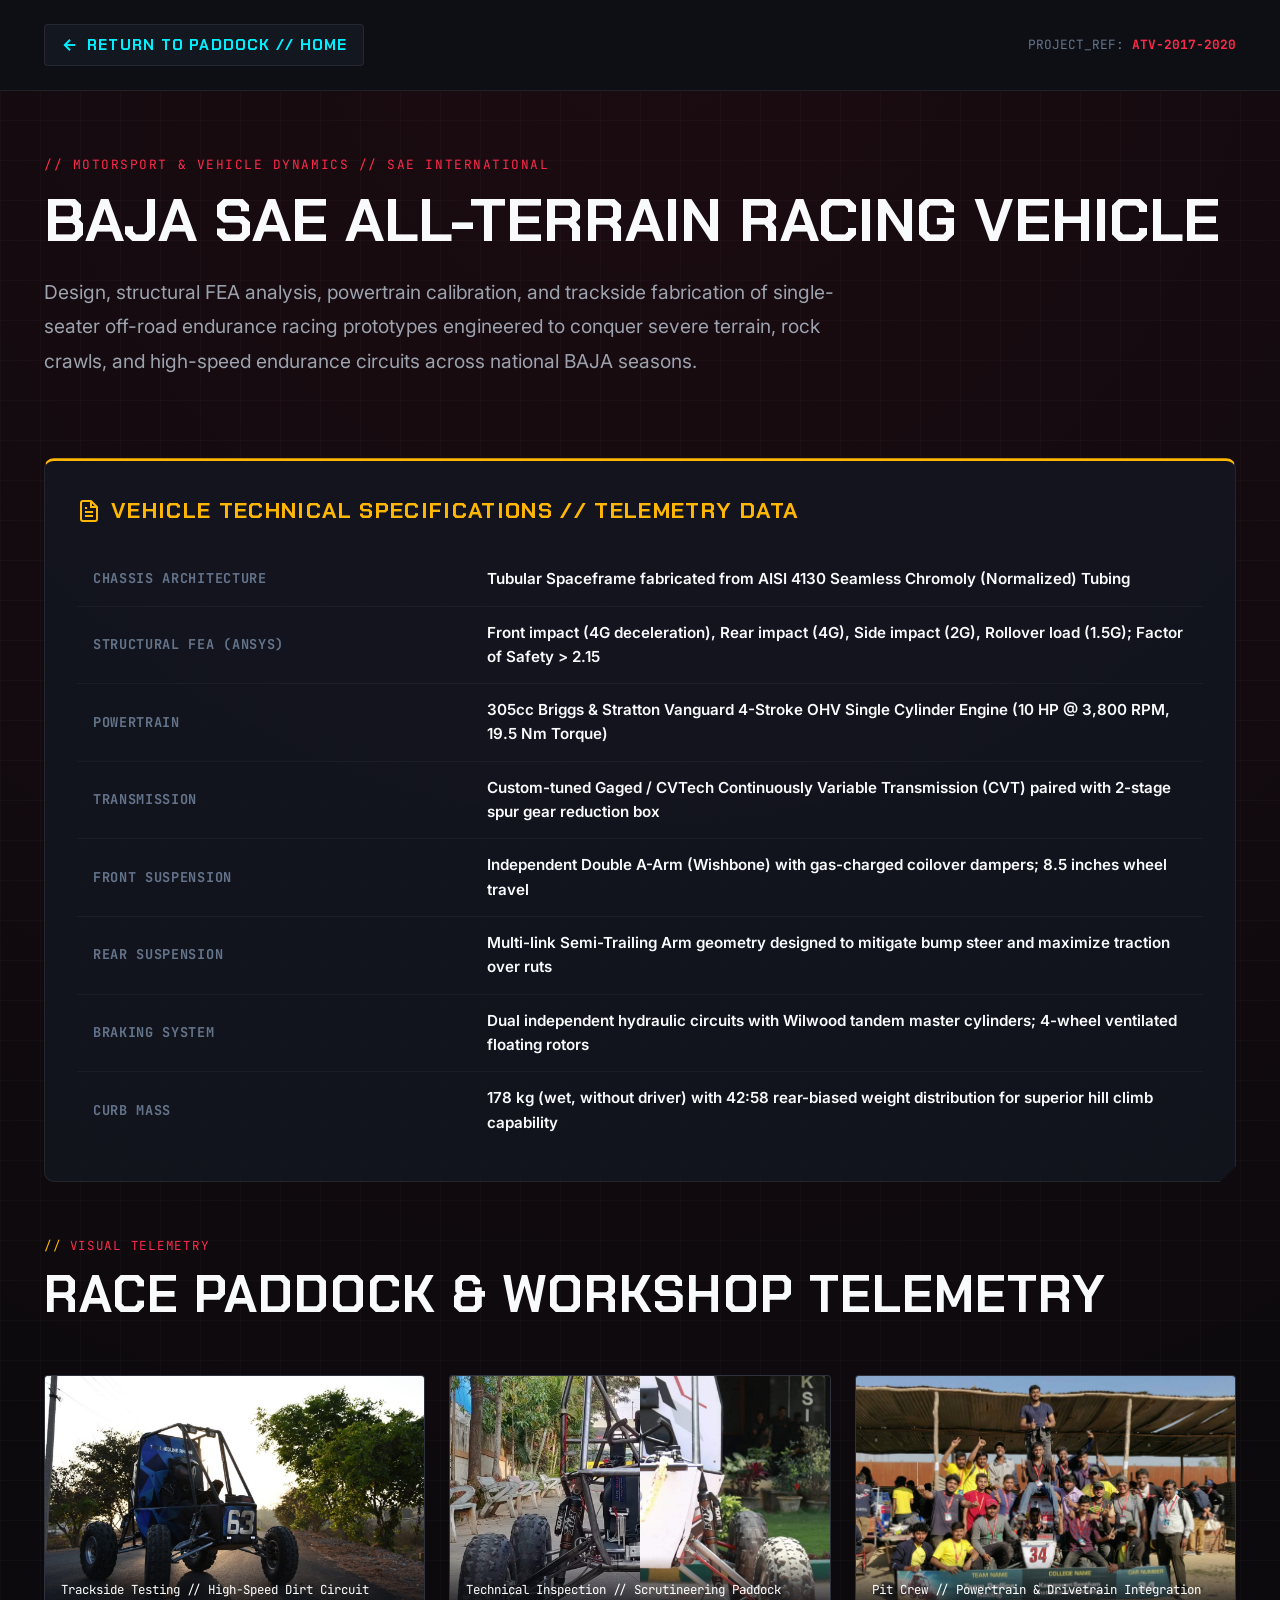
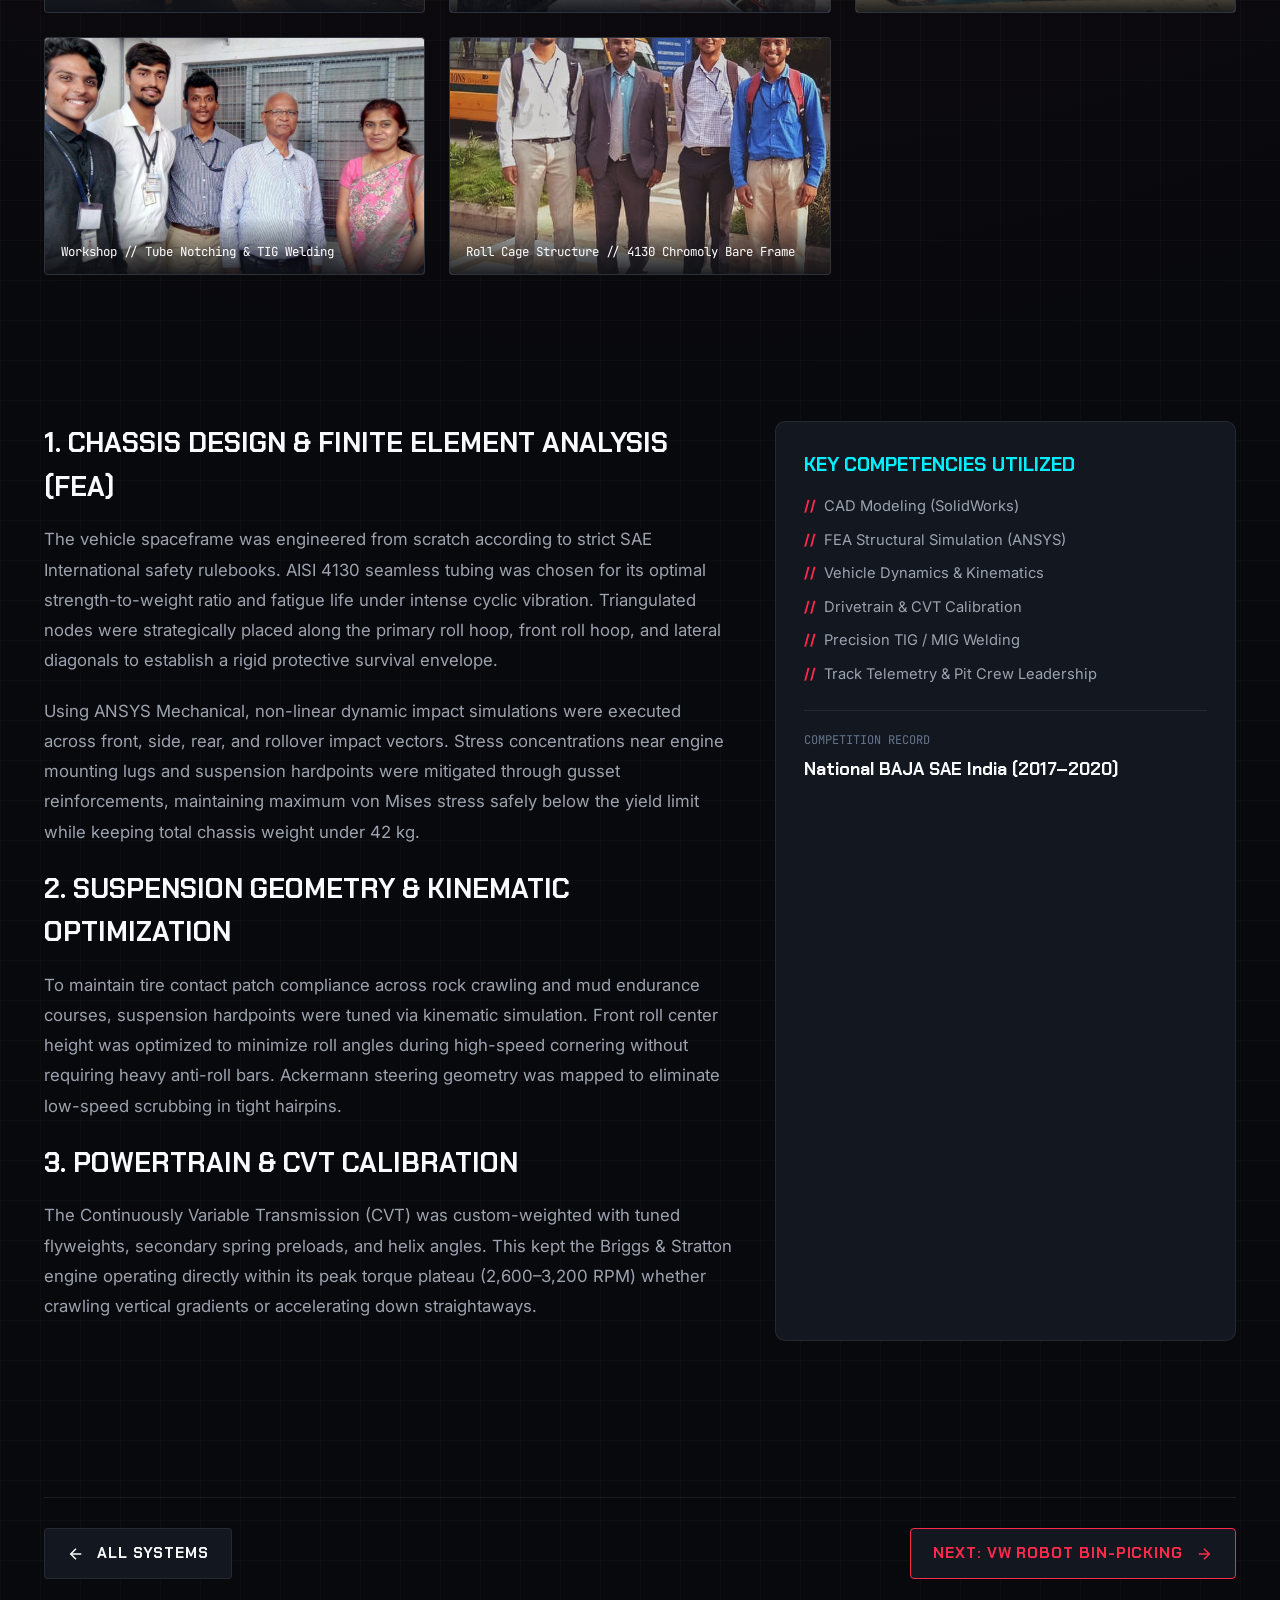
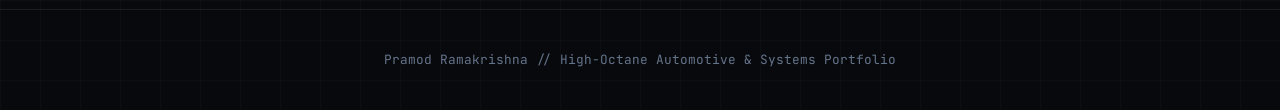
<file: projects/baja-sae.html>
<!DOCTYPE html>
<html lang="en" data-theme="dark">
<head>
  <meta charset="UTF-8">
  <meta name="viewport" content="width=device-width, initial-scale=1.0">
  <title>BAJA SAE All-Terrain Racing Vehicle | Pramod Ramakrishna</title>
  
  <meta name="description" content="Technical deep dive into the design, FEA simulation, suspension kinematics, and fabrication of the BAJA SAE off-road competition vehicle by Pramod Ramakrishna.">
  
  <link rel="preconnect" href="https://fonts.googleapis.com">
  <link rel="preconnect" href="https://fonts.gstatic.com" crossorigin>
  <link href="https://fonts.googleapis.com/css2?family=Chakra+Petch:wght@500;600;700;800&family=Inter:wght@400;500;600;700&family=JetBrains+Mono:wght@400;600;700&display=swap" rel="stylesheet">
  
  <link rel="stylesheet" href="../assets/css/style.css">
</head>
<body>

  <!-- Sticky Top Navigation Bar -->
  <nav class="page-header-nav">
    <div class="container page-header-inner">
      <a href="../index.html#portfolio" class="back-to-paddock-link">
        <svg width="18" height="18" viewBox="0 0 24 24" fill="none" stroke="currentColor" stroke-width="2.5"><line x1="19" y1="12" x2="5" y2="12"></line><polyline points="12 19 5 12 12 5"></polyline></svg>
        <span>Return to Paddock // Home</span>
      </a>

      <div style="font-family: var(--font-mono); font-size: 0.8rem; color: var(--text-muted);">
        PROJECT_REF: <span style="color: var(--racing-red); font-weight: 700;">ATV-2017-2020</span>
      </div>
    </div>
  </nav>

  <!-- Detail Hero Header -->
  <header class="detail-hero-section">
    <div class="container">
      <span class="detail-header-badge">// MOTORSPORT & VEHICLE DYNAMICS // SAE INTERNATIONAL</span>
      <h1 class="detail-main-title">BAJA SAE All-Terrain Racing Vehicle</h1>
      <p class="detail-lead-summary">
        Design, structural FEA analysis, powertrain calibration, and trackside fabrication of single-seater off-road endurance racing prototypes engineered to conquer severe terrain, rock crawls, and high-speed endurance circuits across national BAJA seasons.
      </p>
    </div>
  </header>

  <!-- Technical Spec Sheet Panel -->
  <main class="container">
    <section class="spec-sheet-panel">
      <div class="spec-sheet-title">
        <svg width="24" height="24" viewBox="0 0 24 24" fill="none" stroke="currentColor" stroke-width="2"><path d="M14 2H6a2 2 0 0 0-2 2v16a2 2 0 0 0 2 2h12a2 2 0 0 0 2-2V8z"></path><polyline points="14 2 14 8 20 8"></polyline><line x1="16" y1="13" x2="8" y2="13"></line><line x1="16" y1="17" x2="8" y2="17"></line><polyline points="10 9 9 9 8 9"></polyline></svg>
        <span>Vehicle Technical Specifications // Telemetry Data</span>
      </div>

      <table class="spec-sheet-table">
        <tbody>
          <tr>
            <th>Chassis Architecture</th>
            <td>Tubular Spaceframe fabricated from AISI 4130 Seamless Chromoly (Normalized) Tubing</td>
          </tr>
          <tr>
            <th>Structural FEA (ANSYS)</th>
            <td>Front impact (4G deceleration), Rear impact (4G), Side impact (2G), Rollover load (1.5G); Factor of Safety &gt; 2.15</td>
          </tr>
          <tr>
            <th>Powertrain</th>
            <td>305cc Briggs & Stratton Vanguard 4-Stroke OHV Single Cylinder Engine (10 HP @ 3,800 RPM, 19.5 Nm Torque)</td>
          </tr>
          <tr>
            <th>Transmission</th>
            <td>Custom-tuned Gaged / CVTech Continuously Variable Transmission (CVT) paired with 2-stage spur gear reduction box</td>
          </tr>
          <tr>
            <th>Front Suspension</th>
            <td>Independent Double A-Arm (Wishbone) with gas-charged coilover dampers; 8.5 inches wheel travel</td>
          </tr>
          <tr>
            <th>Rear Suspension</th>
            <td>Multi-link Semi-Trailing Arm geometry designed to mitigate bump steer and maximize traction over ruts</td>
          </tr>
          <tr>
            <th>Braking System</th>
            <td>Dual independent hydraulic circuits with Wilwood tandem master cylinders; 4-wheel ventilated floating rotors</td>
          </tr>
          <tr>
            <th>Curb Mass</th>
            <td>178 kg (wet, without driver) with 42:58 rear-biased weight distribution for superior hill climb capability</td>
          </tr>
        </tbody>
      </table>
    </section>

    <!-- Photo Gallery Grid -->
    <div class="section-hud-header">
      <span class="hud-tag">Visual Telemetry</span>
      <h2 class="section-hud-title">Race Paddock & Workshop Telemetry</h2>
    </div>

    <div class="detail-media-grid">
      <div class="detail-media-item">
        <img src="../assets/images/baja-racecar-1.jpg" alt="BAJA All-Terrain Vehicle on Dirt Track">
        <div class="detail-media-caption">
          <span>Trackside Testing // High-Speed Dirt Circuit</span>
        </div>
      </div>
      <div class="detail-media-item">
        <img src="../assets/images/baja-racecar-2.jpg" alt="BAJA Vehicle Static Inspection">
        <div class="detail-media-caption">
          <span>Technical Inspection // Scrutineering Paddock</span>
        </div>
      </div>
      <div class="detail-media-item">
        <img src="../assets/images/baja-team-3.jpg" alt="BAJA Team Assembly">
        <div class="detail-media-caption">
          <span>Pit Crew // Powertrain & Drivetrain Integration</span>
        </div>
      </div>
      <div class="detail-media-item">
        <img src="../assets/images/baja-workshop-4.jpg" alt="Chassis Fabrication Workshop">
        <div class="detail-media-caption">
          <span>Workshop // Tube Notching & TIG Welding</span>
        </div>
      </div>
      <div class="detail-media-item">
        <img src="../assets/images/baja-chassis-5.jpeg" alt="Chassis Frame Raw Assembly">
        <div class="detail-media-caption">
          <span>Roll Cage Structure // 4130 Chromoly Bare Frame</span>
        </div>
      </div>
    </div>

    <!-- Engineering Deep Dive Narrative -->
    <section class="engineering-deepdive-grid">
      <div class="deepdive-content">
        <h3>1. Chassis Design & Finite Element Analysis (FEA)</h3>
        <p>
          The vehicle spaceframe was engineered from scratch according to strict SAE International safety rulebooks. AISI 4130 seamless tubing was chosen for its optimal strength-to-weight ratio and fatigue life under intense cyclic vibration. Triangulated nodes were strategically placed along the primary roll hoop, front roll hoop, and lateral diagonals to establish a rigid protective survival envelope.
        </p>
        <p>
          Using ANSYS Mechanical, non-linear dynamic impact simulations were executed across front, side, rear, and rollover impact vectors. Stress concentrations near engine mounting lugs and suspension hardpoints were mitigated through gusset reinforcements, maintaining maximum von Mises stress safely below the yield limit while keeping total chassis weight under 42 kg.
        </p>

        <h3>2. Suspension Geometry & Kinematic Optimization</h3>
        <p>
          To maintain tire contact patch compliance across rock crawling and mud endurance courses, suspension hardpoints were tuned via kinematic simulation. Front roll center height was optimized to minimize roll angles during high-speed cornering without requiring heavy anti-roll bars. Ackermann steering geometry was mapped to eliminate low-speed scrubbing in tight hairpins.
        </p>

        <h3>3. Powertrain & CVT Calibration</h3>
        <p>
          The Continuously Variable Transmission (CVT) was custom-weighted with tuned flyweights, secondary spring preloads, and helix angles. This kept the Briggs & Stratton engine operating directly within its peak torque plateau (2,600–3,200 RPM) whether crawling vertical gradients or accelerating down straightaways.
        </p>
      </div>

      <aside class="deepdive-sidebar-card">
        <h4 style="font-family:var(--font-race); font-size:1.2rem; text-transform:uppercase; color:var(--telemetry-cyan); margin-bottom:14px;">Key Competencies Utilized</h4>
        <ul style="list-style:none; display:flex; flex-direction:column; gap:10px; font-size:0.92rem; color:var(--text-secondary);">
          <li style="display:flex; align-items:center; gap:8px;">
            <span style="color:var(--racing-red); font-weight:700;">//</span> CAD Modeling (SolidWorks)
          </li>
          <li style="display:flex; align-items:center; gap:8px;">
            <span style="color:var(--racing-red); font-weight:700;">//</span> FEA Structural Simulation (ANSYS)
          </li>
          <li style="display:flex; align-items:center; gap:8px;">
            <span style="color:var(--racing-red); font-weight:700;">//</span> Vehicle Dynamics & Kinematics
          </li>
          <li style="display:flex; align-items:center; gap:8px;">
            <span style="color:var(--racing-red); font-weight:700;">//</span> Drivetrain & CVT Calibration
          </li>
          <li style="display:flex; align-items:center; gap:8px;">
            <span style="color:var(--racing-red); font-weight:700;">//</span> Precision TIG / MIG Welding
          </li>
          <li style="display:flex; align-items:center; gap:8px;">
            <span style="color:var(--racing-red); font-weight:700;">//</span> Track Telemetry & Pit Crew Leadership
          </li>
        </ul>

        <div style="margin-top:24px; padding-top:20px; border-top:1px solid var(--border-color);">
          <div style="font-family:var(--font-mono); font-size:0.75rem; color:var(--text-muted); text-transform:uppercase;">COMPETITION RECORD</div>
          <div style="font-family:var(--font-race); font-size:1.1rem; color:var(--text-primary); font-weight:700; margin-top:4px;">National BAJA SAE India (2017–2020)</div>
        </div>
      </aside>
    </section>

    <!-- Pagination -->
    <div class="detail-pagination-bar">
      <a href="../index.html#portfolio" class="page-nav-btn">
        <svg width="18" height="18" viewBox="0 0 24 24" fill="none" stroke="currentColor" stroke-width="2"><line x1="19" y1="12" x2="5" y2="12"></line><polyline points="12 19 5 12 12 5"></polyline></svg>
        <span>All Systems</span>
      </a>

      <a href="robot-bin-picking.html" class="page-nav-btn" style="border-color:var(--racing-red); color:var(--racing-red);">
        <span>Next: VW Robot Bin-Picking</span>
        <svg width="18" height="18" viewBox="0 0 24 24" fill="none" stroke="currentColor" stroke-width="2"><line x1="5" y1="12" x2="19" y2="12"></line><polyline points="12 5 19 12 12 19"></polyline></svg>
      </a>
    </div>
  </main>

  <footer style="padding:40px 0; border-top:1px solid var(--border-color); text-align:center; font-family:var(--font-mono); font-size:0.8rem; color:var(--text-muted);">
    Pramod Ramakrishna // High-Octane Automotive & Systems Portfolio
  </footer>

  <script src="../assets/js/main.js"></script>
</body>
</html>
</file>
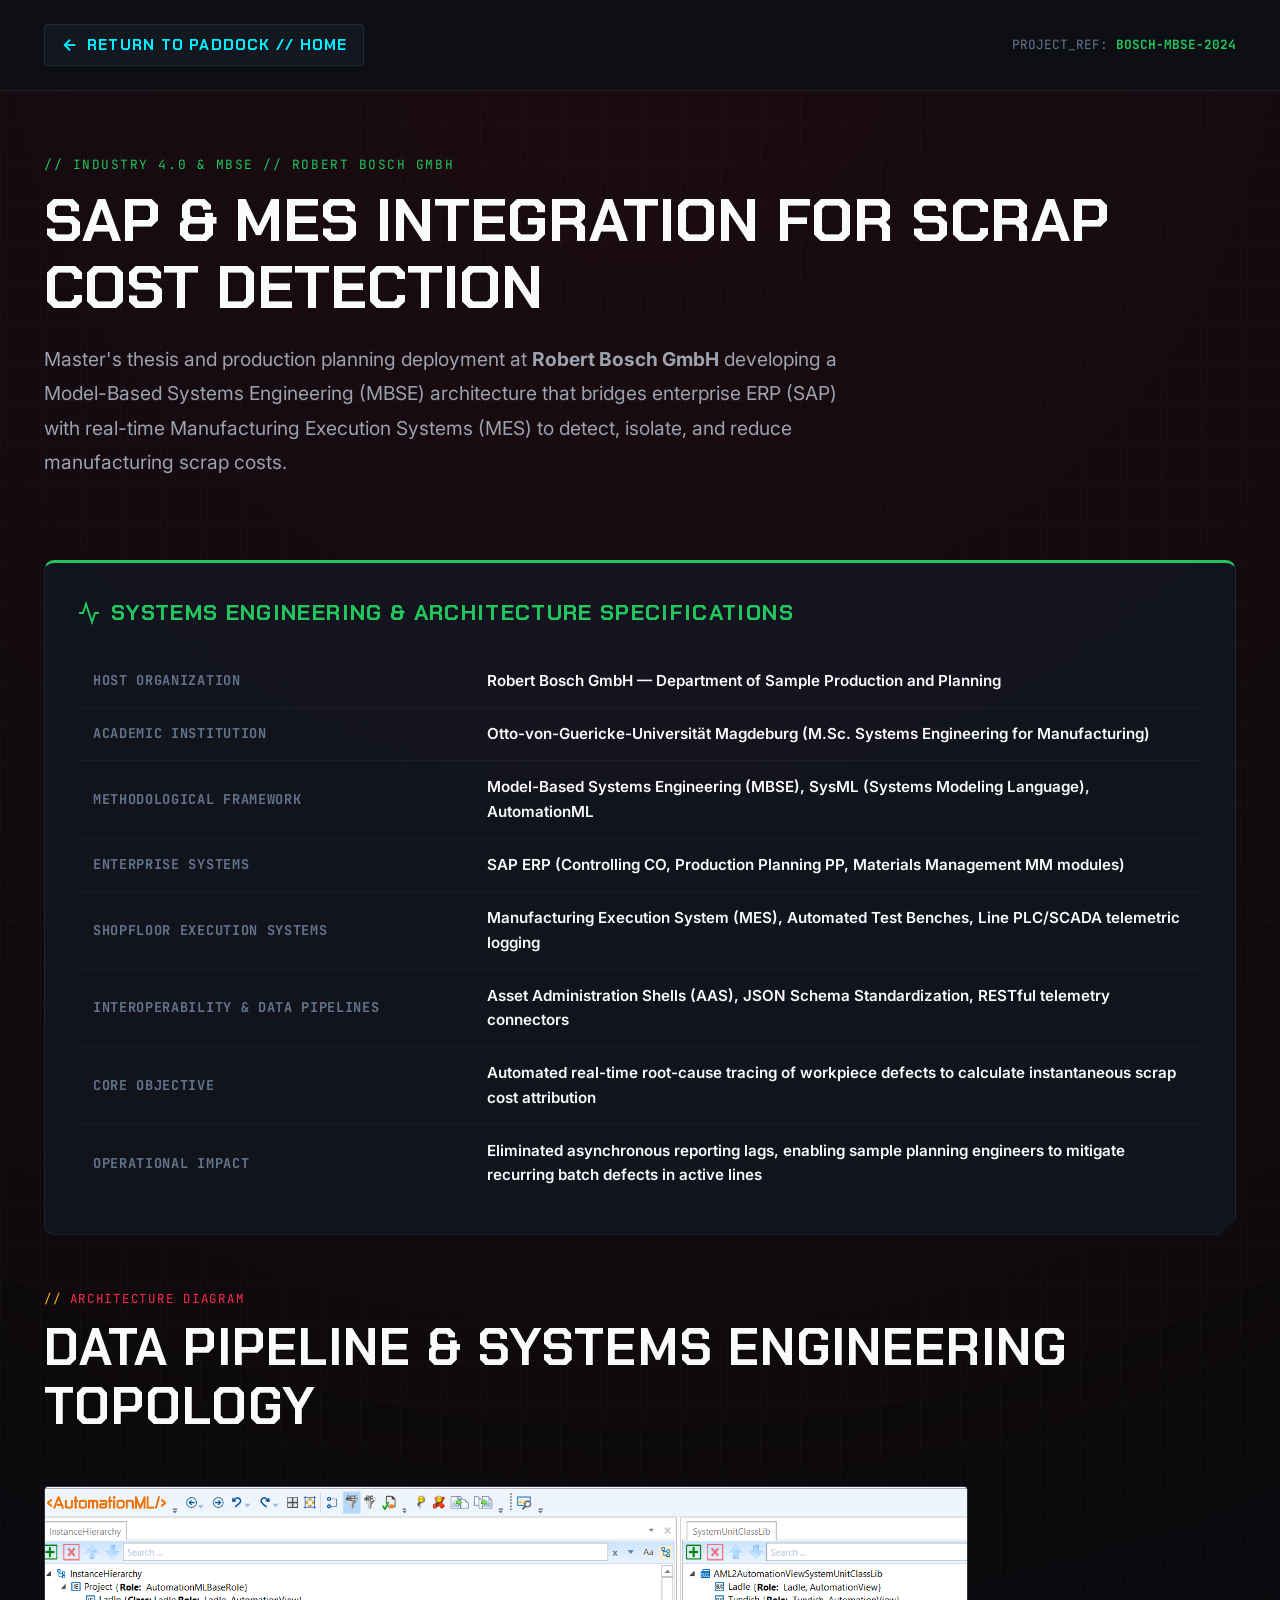
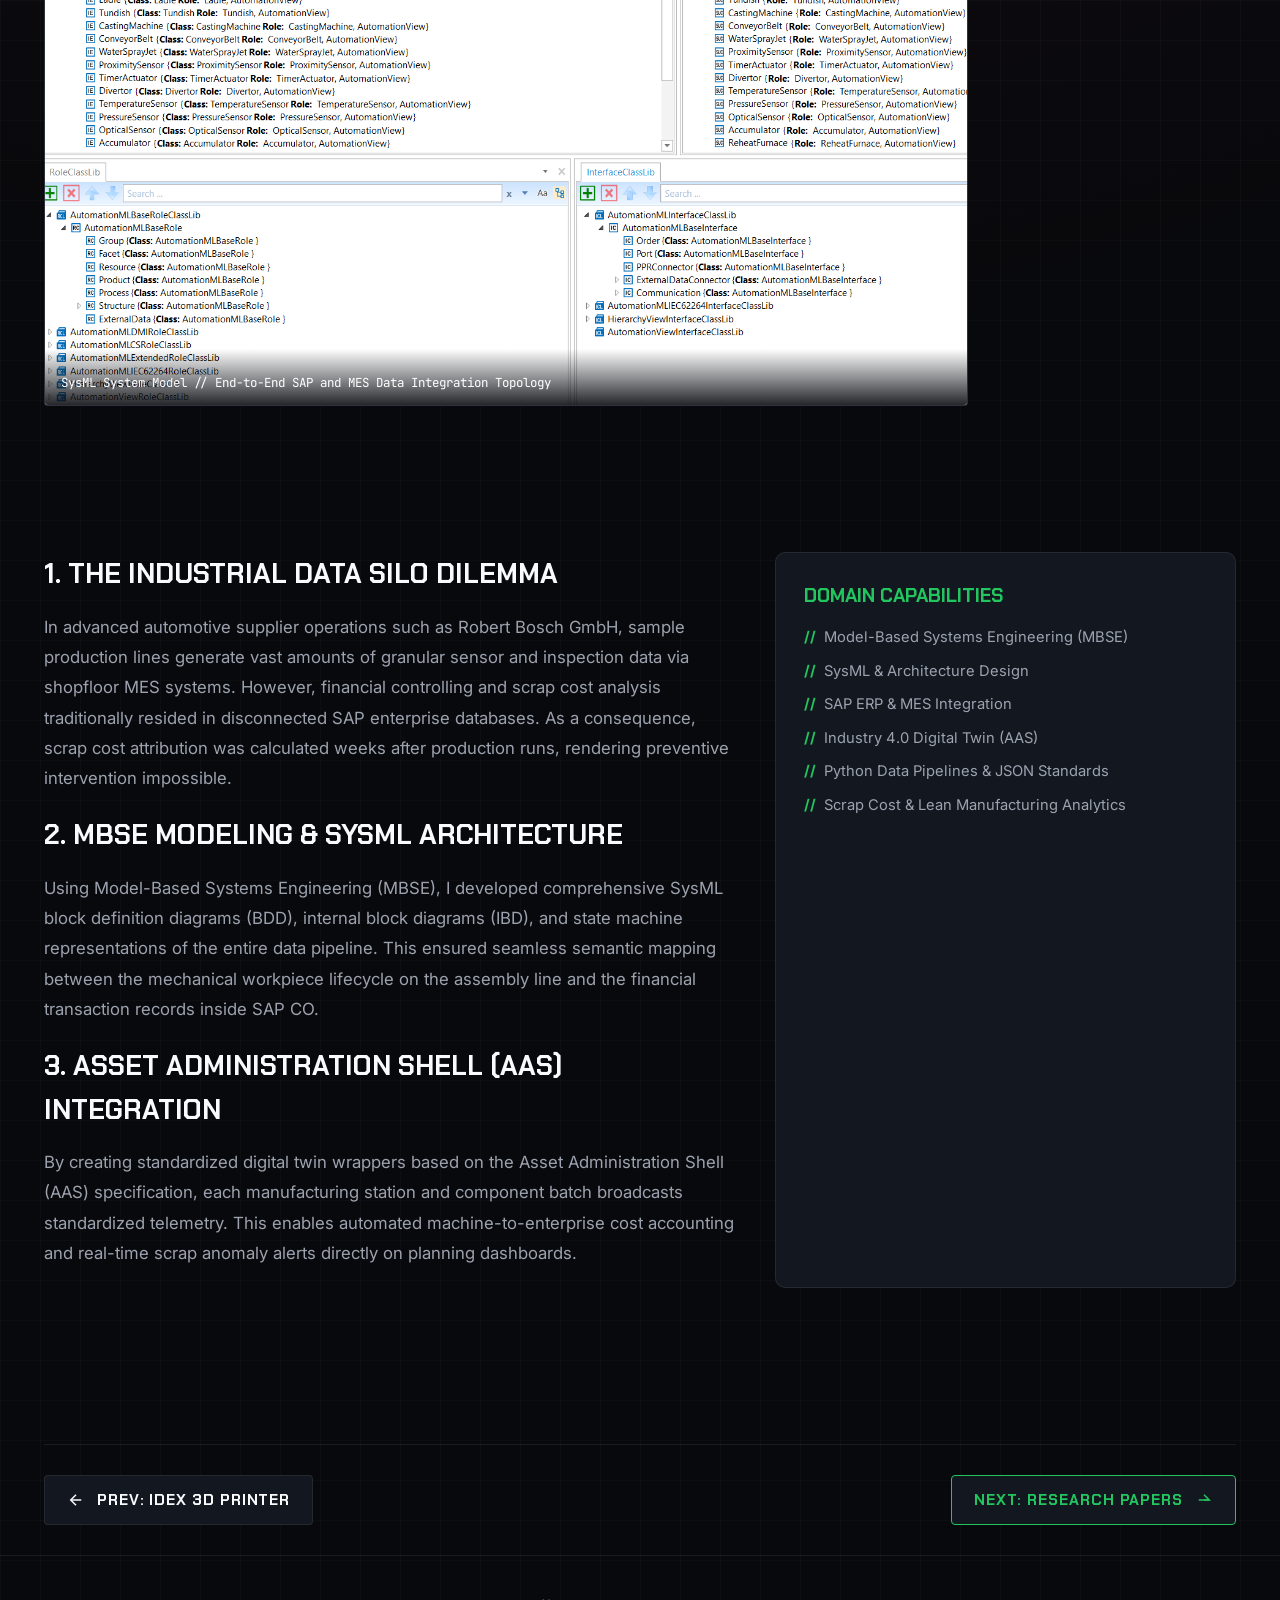
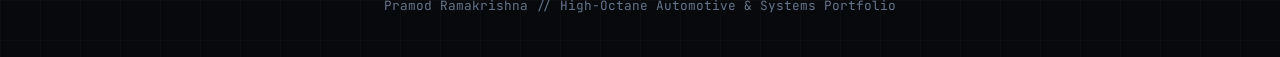
<file: projects/bosch-systems.html>
<!DOCTYPE html>
<html lang="en" data-theme="dark">
<head>
  <meta charset="UTF-8">
  <meta name="viewport" content="width=device-width, initial-scale=1.0">
  <title>Robert Bosch GmbH: Industry 4.0 & Scrap Cost Systems | Pramod Ramakrishna</title>
  
  <meta name="description" content="Master's thesis and engineering project at Robert Bosch GmbH integrating SAP and MES data streams using Model-Based Systems Engineering (MBSE) by Pramod Ramakrishna.">
  
  <link rel="preconnect" href="https://fonts.googleapis.com">
  <link rel="preconnect" href="https://fonts.gstatic.com" crossorigin>
  <link href="https://fonts.googleapis.com/css2?family=Chakra+Petch:wght@500;600;700;800&family=Inter:wght@400;500;600;700&family=JetBrains+Mono:wght@400;600;700&display=swap" rel="stylesheet">
  
  <link rel="stylesheet" href="../assets/css/style.css">
</head>
<body>

  <!-- Sticky Top Navigation Bar -->
  <nav class="page-header-nav">
    <div class="container page-header-inner">
      <a href="../index.html#portfolio" class="back-to-paddock-link">
        <svg width="18" height="18" viewBox="0 0 24 24" fill="none" stroke="currentColor" stroke-width="2.5"><line x1="19" y1="12" x2="5" y2="12"></line><polyline points="12 19 5 12 12 5"></polyline></svg>
        <span>Return to Paddock // Home</span>
      </a>

      <div style="font-family: var(--font-mono); font-size: 0.8rem; color: var(--text-muted);">
        PROJECT_REF: <span style="color: var(--neon-green); font-weight: 700;">BOSCH-MBSE-2024</span>
      </div>
    </div>
  </nav>

  <!-- Detail Hero Header -->
  <header class="detail-hero-section">
    <div class="container">
      <span class="detail-header-badge" style="color: var(--neon-green);">// INDUSTRY 4.0 & MBSE // ROBERT BOSCH GMBH</span>
      <h1 class="detail-main-title">SAP & MES Integration for Scrap Cost Detection</h1>
      <p class="detail-lead-summary">
        Master's thesis and production planning deployment at <strong>Robert Bosch GmbH</strong> developing a Model-Based Systems Engineering (MBSE) architecture that bridges enterprise ERP (SAP) with real-time Manufacturing Execution Systems (MES) to detect, isolate, and reduce manufacturing scrap costs.
      </p>
    </div>
  </header>

  <!-- Technical Spec Sheet Panel -->
  <main class="container">
    <section class="spec-sheet-panel" style="border-top-color: var(--neon-green);">
      <div class="spec-sheet-title" style="color: var(--neon-green);">
        <svg width="24" height="24" viewBox="0 0 24 24" fill="none" stroke="currentColor" stroke-width="2"><polyline points="22 12 18 12 15 21 9 3 6 12 2 12"></polyline></svg>
        <span>Systems Engineering & Architecture Specifications</span>
      </div>

      <table class="spec-sheet-table">
        <tbody>
          <tr>
            <th>Host Organization</th>
            <td>Robert Bosch GmbH — Department of Sample Production and Planning</td>
          </tr>
          <tr>
            <th>Academic Institution</th>
            <td>Otto-von-Guericke-Universität Magdeburg (M.Sc. Systems Engineering for Manufacturing)</td>
          </tr>
          <tr>
            <th>Methodological Framework</th>
            <td>Model-Based Systems Engineering (MBSE), SysML (Systems Modeling Language), AutomationML</td>
          </tr>
          <tr>
            <th>Enterprise Systems</th>
            <td>SAP ERP (Controlling CO, Production Planning PP, Materials Management MM modules)</td>
          </tr>
          <tr>
            <th>Shopfloor Execution Systems</th>
            <td>Manufacturing Execution System (MES), Automated Test Benches, Line PLC/SCADA telemetric logging</td>
          </tr>
          <tr>
            <th>Interoperability & Data Pipelines</th>
            <td>Asset Administration Shells (AAS), JSON Schema Standardization, RESTful telemetry connectors</td>
          </tr>
          <tr>
            <th>Core Objective</th>
            <td>Automated real-time root-cause tracing of workpiece defects to calculate instantaneous scrap cost attribution</td>
          </tr>
          <tr>
            <th>Operational Impact</th>
            <td>Eliminated asynchronous reporting lags, enabling sample planning engineers to mitigate recurring batch defects in active lines</td>
          </tr>
        </tbody>
      </table>
    </section>

    <!-- Visual Media Grid -->
    <div class="section-hud-header">
      <span class="hud-tag">Architecture Diagram</span>
      <h2 class="section-hud-title">Data Pipeline & Systems Engineering Topology</h2>
    </div>

    <div class="detail-media-grid" style="grid-template-columns: 1fr;">
      <div class="detail-media-item" style="aspect-ratio: 16 / 9; max-height: 520px;">
        <img src="../assets/images/project-automation-diagram.png" alt="Automation Architecture Diagram">
        <div class="detail-media-caption">
          <span>SysML System Model // End-to-End SAP and MES Data Integration Topology</span>
        </div>
      </div>
    </div>

    <!-- Engineering Narrative -->
    <section class="engineering-deepdive-grid">
      <div class="deepdive-content">
        <h3>1. The Industrial Data Silo Dilemma</h3>
        <p>
          In advanced automotive supplier operations such as Robert Bosch GmbH, sample production lines generate vast amounts of granular sensor and inspection data via shopfloor MES systems. However, financial controlling and scrap cost analysis traditionally resided in disconnected SAP enterprise databases. As a consequence, scrap cost attribution was calculated weeks after production runs, rendering preventive intervention impossible.
        </p>

        <h3>2. MBSE Modeling & SysML Architecture</h3>
        <p>
          Using Model-Based Systems Engineering (MBSE), I developed comprehensive SysML block definition diagrams (BDD), internal block diagrams (IBD), and state machine representations of the entire data pipeline. This ensured seamless semantic mapping between the mechanical workpiece lifecycle on the assembly line and the financial transaction records inside SAP CO.
        </p>

        <h3>3. Asset Administration Shell (AAS) Integration</h3>
        <p>
          By creating standardized digital twin wrappers based on the Asset Administration Shell (AAS) specification, each manufacturing station and component batch broadcasts standardized telemetry. This enables automated machine-to-enterprise cost accounting and real-time scrap anomaly alerts directly on planning dashboards.
        </p>
      </div>

      <aside class="deepdive-sidebar-card">
        <h4 style="font-family:var(--font-race); font-size:1.2rem; text-transform:uppercase; color:var(--neon-green); margin-bottom:14px;">Domain Capabilities</h4>
        <ul style="list-style:none; display:flex; flex-direction:column; gap:10px; font-size:0.92rem; color:var(--text-secondary);">
          <li style="display:flex; align-items:center; gap:8px;">
            <span style="color:var(--neon-green); font-weight:700;">//</span> Model-Based Systems Engineering (MBSE)
          </li>
          <li style="display:flex; align-items:center; gap:8px;">
            <span style="color:var(--neon-green); font-weight:700;">//</span> SysML & Architecture Design
          </li>
          <li style="display:flex; align-items:center; gap:8px;">
            <span style="color:var(--neon-green); font-weight:700;">//</span> SAP ERP & MES Integration
          </li>
          <li style="display:flex; align-items:center; gap:8px;">
            <span style="color:var(--neon-green); font-weight:700;">//</span> Industry 4.0 Digital Twin (AAS)
          </li>
          <li style="display:flex; align-items:center; gap:8px;">
            <span style="color:var(--neon-green); font-weight:700;">//</span> Python Data Pipelines & JSON Standards
          </li>
          <li style="display:flex; align-items:center; gap:8px;">
            <span style="color:var(--neon-green); font-weight:700;">//</span> Scrap Cost & Lean Manufacturing Analytics
          </li>
        </ul>
      </aside>
    </section>

    <!-- Pagination -->
    <div class="detail-pagination-bar">
      <a href="idex-3dprinter.html" class="page-nav-btn">
        <svg width="18" height="18" viewBox="0 0 24 24" fill="none" stroke="currentColor" stroke-width="2"><line x1="19" y1="12" x2="5" y2="12"></line><polyline points="12 19 5 12 12 5"></polyline></svg>
        <span>Prev: IDEX 3D Printer</span>
      </a>

      <a href="publications.html" class="page-nav-btn" style="border-color:var(--neon-green); color:var(--neon-green);">
        <span>Next: Research Papers</span>
        <svg width="18" height="18" viewBox="0 0 24 24" fill="none" stroke="currentColor" stroke-width="2"><line x1="5" y1="12" x2="19" y2="12"></line><polyline points="12 5 19 12 12 12"></polyline></svg>
      </a>
    </div>
  </main>

  <footer style="padding:40px 0; border-top:1px solid var(--border-color); text-align:center; font-family:var(--font-mono); font-size:0.8rem; color:var(--text-muted);">
    Pramod Ramakrishna // High-Octane Automotive & Systems Portfolio
  </footer>

  <script src="../assets/js/main.js"></script>
</body>
</html>
</file>
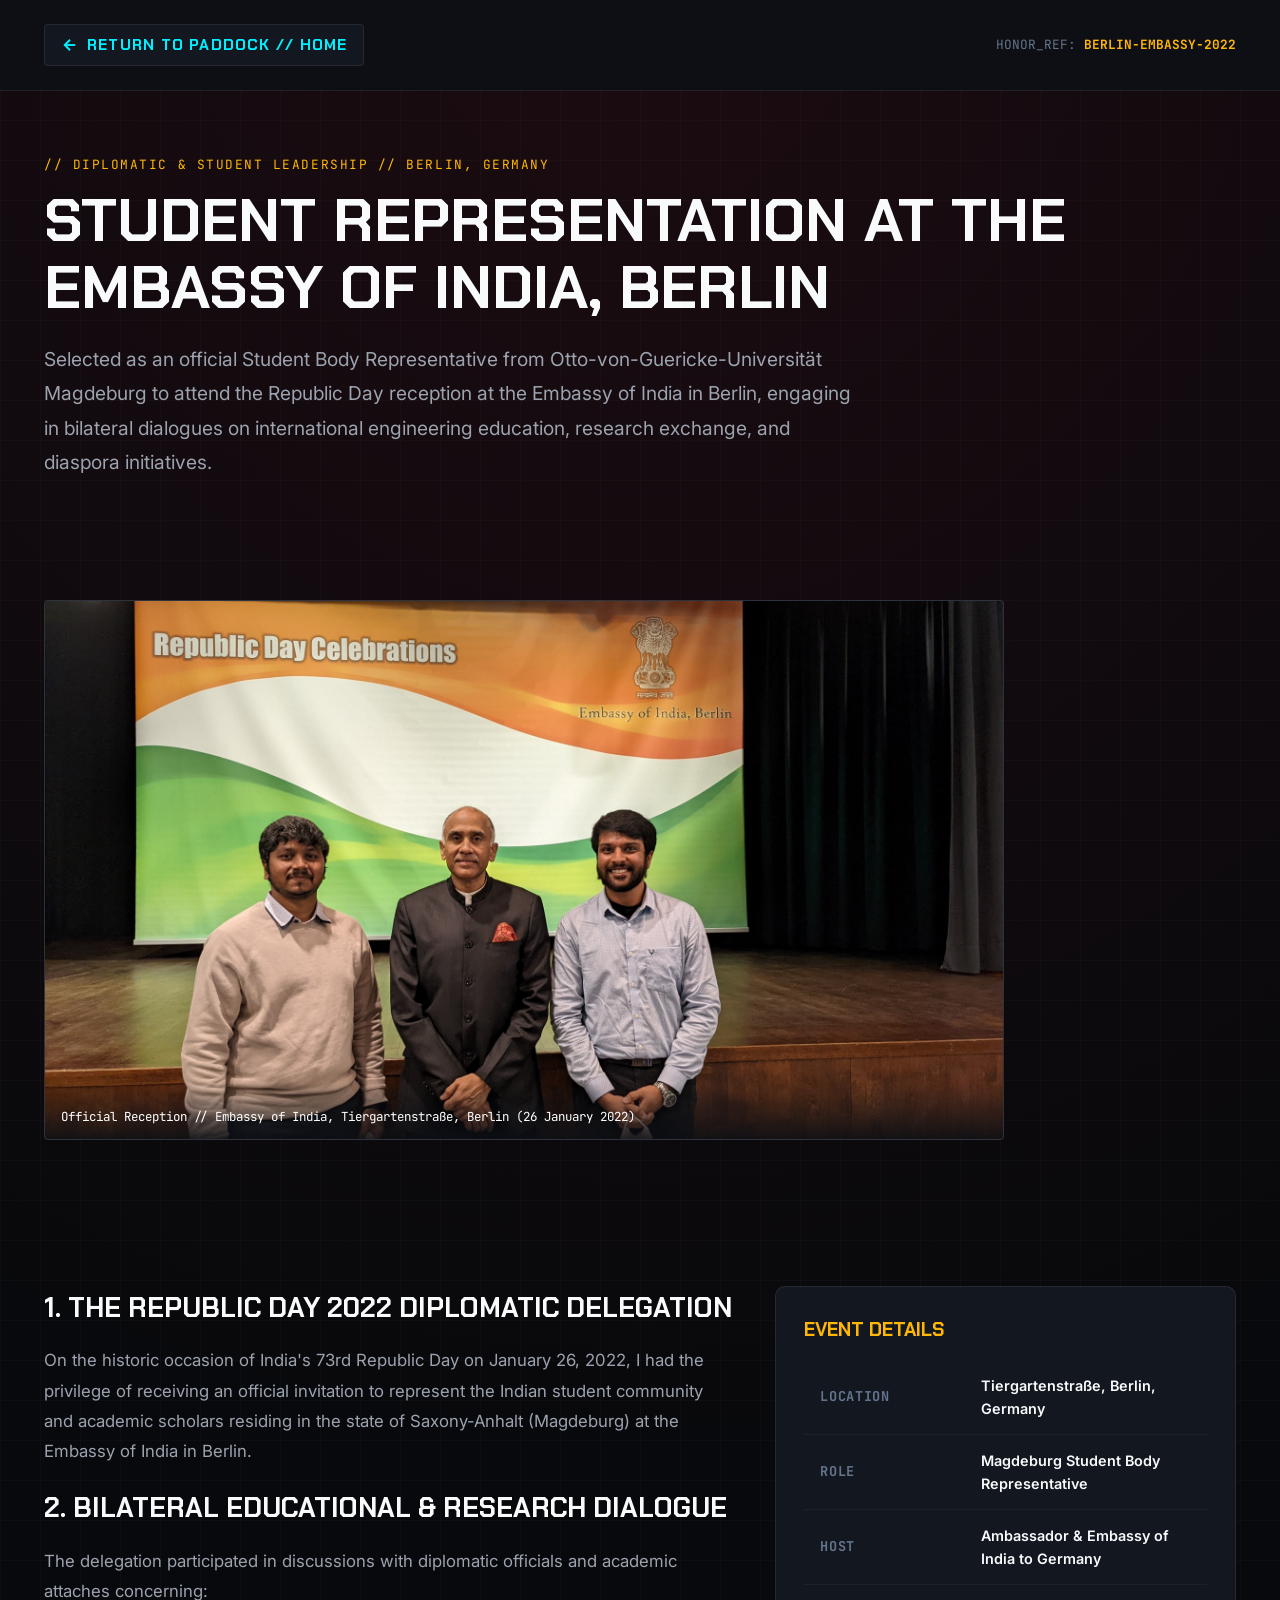
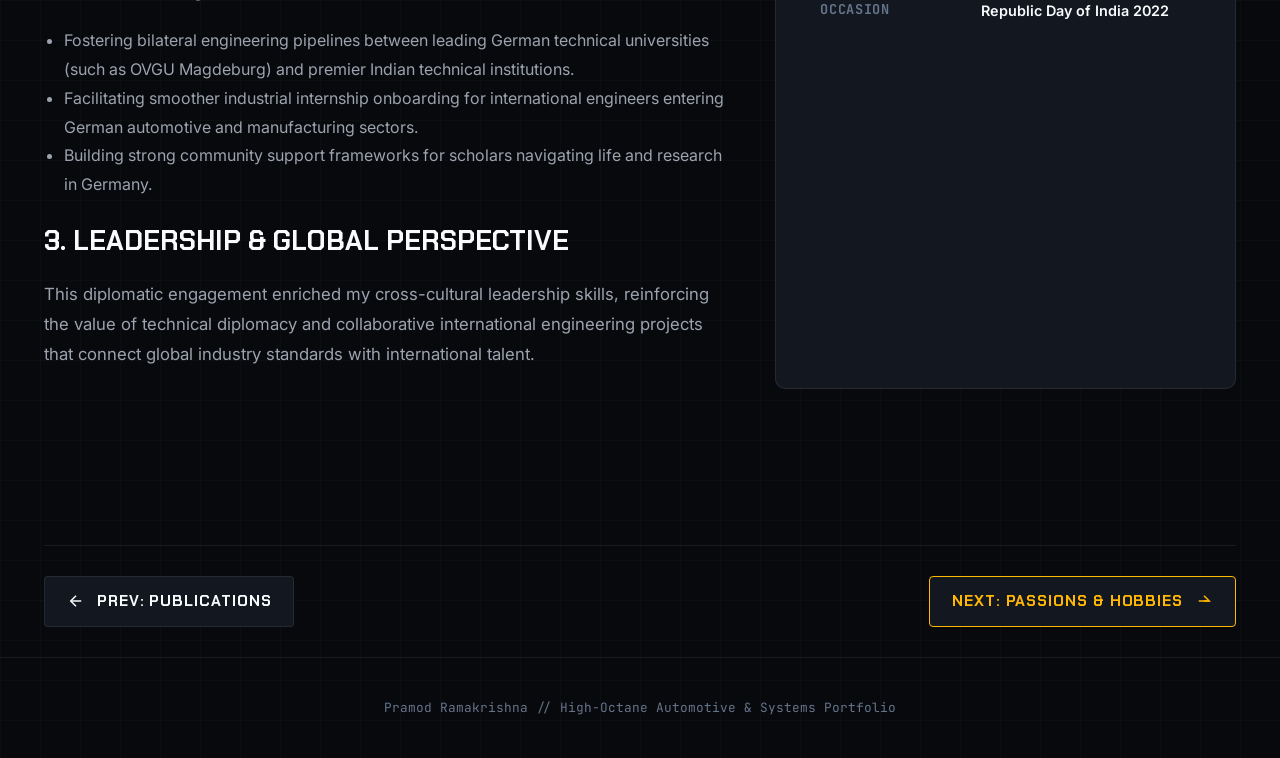
<file: projects/diplomatic-mission.html>
<!DOCTYPE html>
<html lang="en" data-theme="dark">
<head>
  <meta charset="UTF-8">
  <meta name="viewport" content="width=device-width, initial-scale=1.0">
  <title>Diplomatic Representation: Indian Embassy Berlin | Pramod Ramakrishna</title>
  
  <meta name="description" content="Official visit and diplomatic student representation at the Embassy of India in Berlin on Republic Day 2022 by Pramod Ramakrishna.">
  
  <link rel="preconnect" href="https://fonts.googleapis.com">
  <link rel="preconnect" href="https://fonts.gstatic.com" crossorigin>
  <link href="https://fonts.googleapis.com/css2?family=Chakra+Petch:wght@500;600;700;800&family=Inter:wght@400;500;600;700&family=JetBrains+Mono:wght@400;600;700&display=swap" rel="stylesheet">
  
  <link rel="stylesheet" href="../assets/css/style.css">
</head>
<body>

  <!-- Sticky Top Navigation Bar -->
  <nav class="page-header-nav">
    <div class="container page-header-inner">
      <a href="../index.html#honors" class="back-to-paddock-link">
        <svg width="18" height="18" viewBox="0 0 24 24" fill="none" stroke="currentColor" stroke-width="2.5"><line x1="19" y1="12" x2="5" y2="12"></line><polyline points="12 19 5 12 12 5"></polyline></svg>
        <span>Return to Paddock // Home</span>
      </a>

      <div style="font-family: var(--font-mono); font-size: 0.8rem; color: var(--text-muted);">
        HONOR_REF: <span style="color: var(--turbo-amber); font-weight: 700;">BERLIN-EMBASSY-2022</span>
      </div>
    </div>
  </nav>

  <!-- Detail Hero Header -->
  <header class="detail-hero-section">
    <div class="container">
      <span class="detail-header-badge" style="color: var(--turbo-amber);">// DIPLOMATIC & STUDENT LEADERSHIP // BERLIN, GERMANY</span>
      <h1 class="detail-main-title">Student Representation at the Embassy of India, Berlin</h1>
      <p class="detail-lead-summary">
        Selected as an official Student Body Representative from Otto-von-Guericke-Universität Magdeburg to attend the Republic Day reception at the Embassy of India in Berlin, engaging in bilateral dialogues on international engineering education, research exchange, and diaspora initiatives.
      </p>
    </div>
  </header>

  <main class="container">
    <div class="detail-media-grid" style="grid-template-columns: 1fr;">
      <div class="detail-media-item" style="aspect-ratio: 16 / 9; max-height: 540px;">
        <img src="../assets/images/berlin-embassy-republic-day.jpg" alt="Pramod at the Indian Embassy in Berlin on Republic Day 2022">
        <div class="detail-media-caption">
          <span>Official Reception // Embassy of India, Tiergartenstraße, Berlin (26 January 2022)</span>
        </div>
      </div>
    </div>

    <!-- Narrative -->
    <section class="engineering-deepdive-grid">
      <div class="deepdive-content">
        <h3>1. The Republic Day 2022 Diplomatic Delegation</h3>
        <p>
          On the historic occasion of India's 73rd Republic Day on January 26, 2022, I had the privilege of receiving an official invitation to represent the Indian student community and academic scholars residing in the state of Saxony-Anhalt (Magdeburg) at the Embassy of India in Berlin.
        </p>

        <h3>2. Bilateral Educational & Research Dialogue</h3>
        <p>
          The delegation participated in discussions with diplomatic officials and academic attaches concerning:
        </p>
        <ul style="color:var(--text-secondary); line-height:1.8; margin-left:20px; margin-bottom:20px;">
          <li>Fostering bilateral engineering pipelines between leading German technical universities (such as OVGU Magdeburg) and premier Indian technical institutions.</li>
          <li>Facilitating smoother industrial internship onboarding for international engineers entering German automotive and manufacturing sectors.</li>
          <li>Building strong community support frameworks for scholars navigating life and research in Germany.</li>
        </ul>

        <h3>3. Leadership & Global Perspective</h3>
        <p>
          This diplomatic engagement enriched my cross-cultural leadership skills, reinforcing the value of technical diplomacy and collaborative international engineering projects that connect global industry standards with international talent.
        </p>
      </div>

      <aside class="deepdive-sidebar-card">
        <h4 style="font-family:var(--font-race); font-size:1.2rem; text-transform:uppercase; color:var(--turbo-amber); margin-bottom:14px;">Event Details</h4>
        <table class="spec-sheet-table" style="font-size:0.9rem;">
          <tbody>
            <tr>
              <th style="width:40%;">Location</th>
              <td>Tiergartenstraße, Berlin, Germany</td>
            </tr>
            <tr>
              <th>Role</th>
              <td>Magdeburg Student Body Representative</td>
            </tr>
            <tr>
              <th>Host</th>
              <td>Ambassador & Embassy of India to Germany</td>
            </tr>
            <tr>
              <th>Occasion</th>
              <td>Republic Day of India 2022</td>
            </tr>
          </tbody>
        </table>
      </aside>
    </section>

    <!-- Pagination -->
    <div class="detail-pagination-bar">
      <a href="publications.html" class="page-nav-btn">
        <svg width="18" height="18" viewBox="0 0 24 24" fill="none" stroke="currentColor" stroke-width="2"><line x1="19" y1="12" x2="5" y2="12"></line><polyline points="12 19 5 12 12 5"></polyline></svg>
        <span>Prev: Publications</span>
      </a>

      <a href="hobbies.html" class="page-nav-btn" style="border-color:var(--turbo-amber); color:var(--turbo-amber);">
        <span>Next: Passions & Hobbies</span>
        <svg width="18" height="18" viewBox="0 0 24 24" fill="none" stroke="currentColor" stroke-width="2"><line x1="5" y1="12" x2="19" y2="12"></line><polyline points="12 5 19 12 12 12"></polyline></svg>
      </a>
    </div>
  </main>

  <footer style="padding:40px 0; border-top:1px solid var(--border-color); text-align:center; font-family:var(--font-mono); font-size:0.8rem; color:var(--text-muted);">
    Pramod Ramakrishna // High-Octane Automotive & Systems Portfolio
  </footer>

  <script src="../assets/js/main.js"></script>
</body>
</html>
</file>
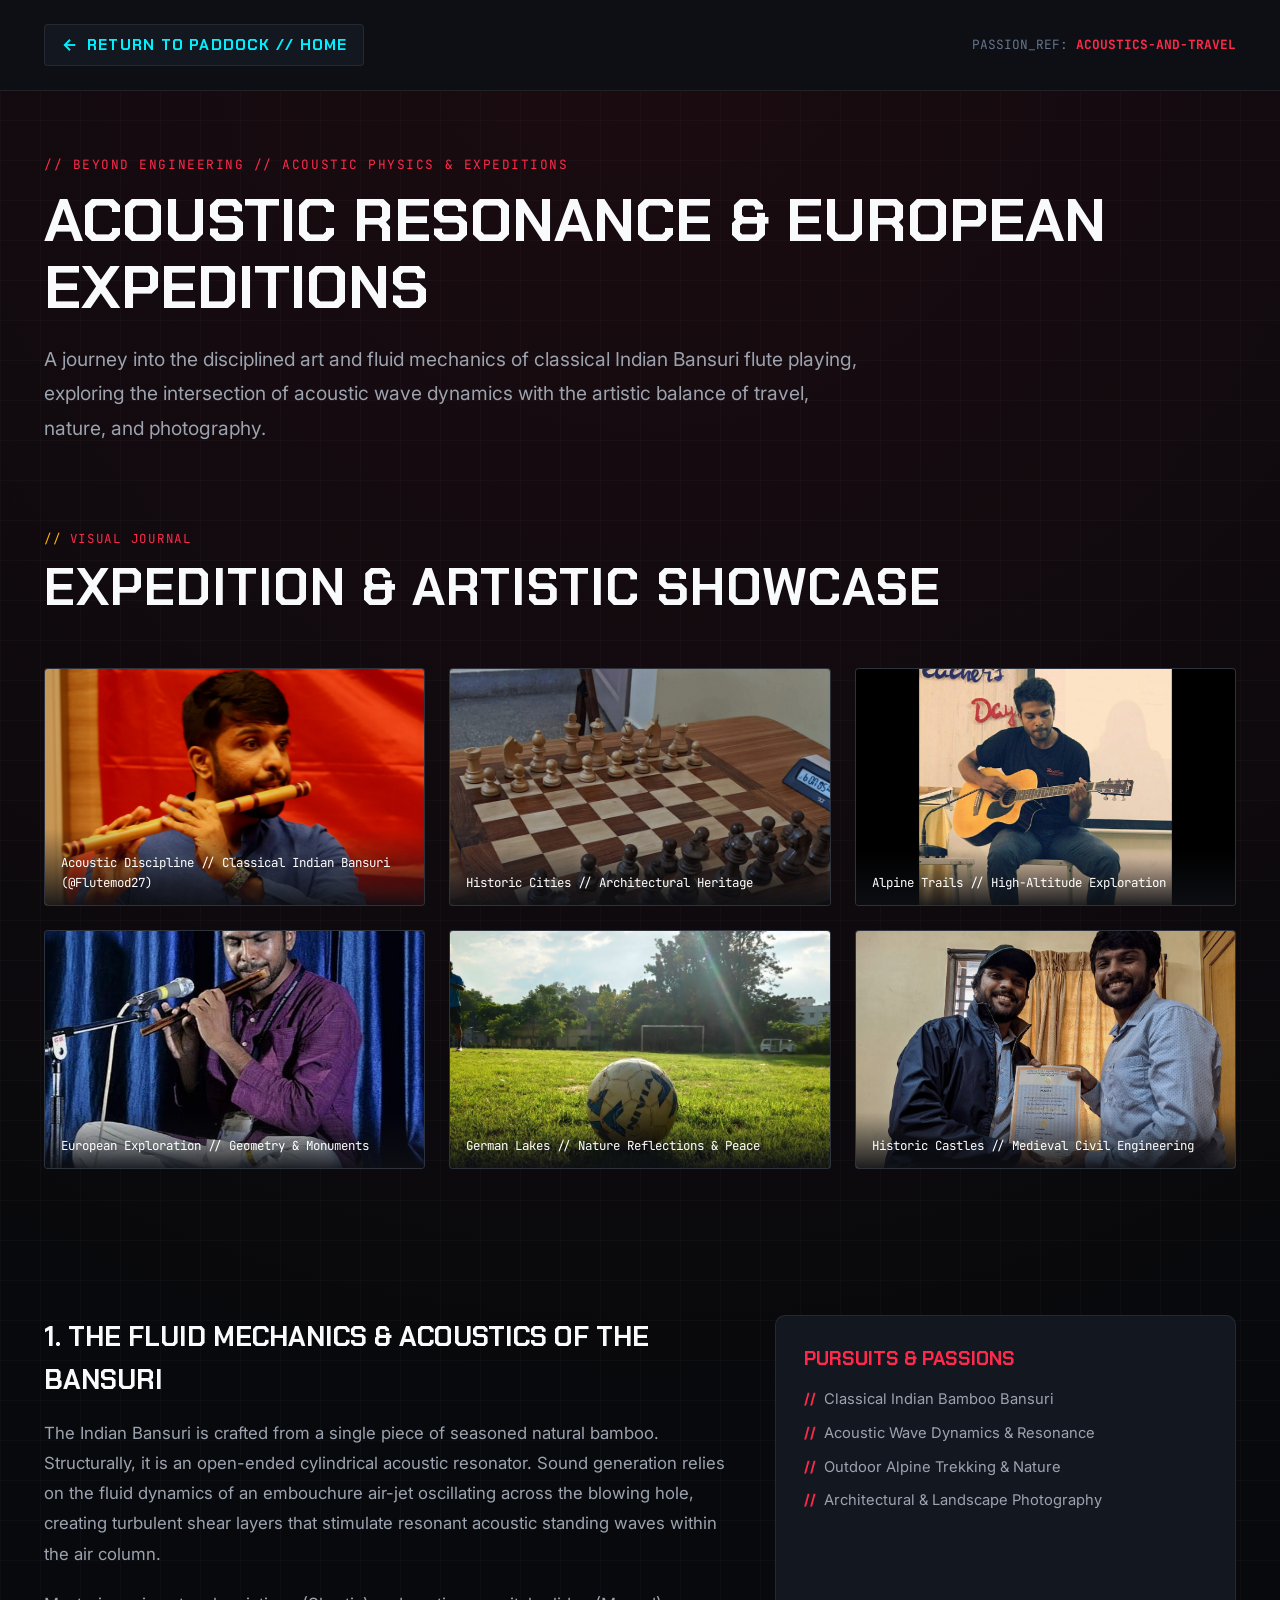
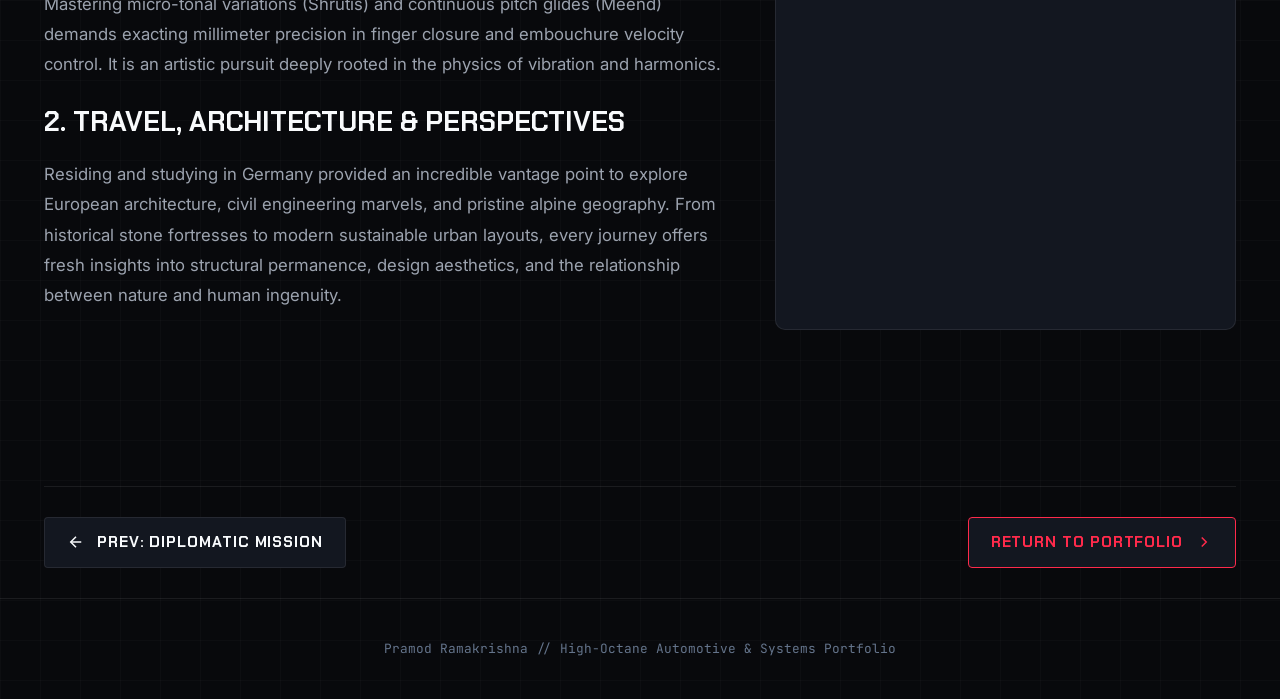
<file: projects/hobbies.html>
<!DOCTYPE html>
<html lang="en" data-theme="dark">
<head>
  <meta charset="UTF-8">
  <meta name="viewport" content="width=device-width, initial-scale=1.0">
  <title>Life & Passions: Bansuri & Expeditions | Pramod Ramakrishna</title>
  
  <meta name="description" content="Exploring the acoustic resonance of classical Indian Bansuri flute playing and photographic travel across Europe with Pramod Ramakrishna.">
  
  <link rel="preconnect" href="https://fonts.googleapis.com">
  <link rel="preconnect" href="https://fonts.gstatic.com" crossorigin>
  <link href="https://fonts.googleapis.com/css2?family=Chakra+Petch:wght@500;600;700;800&family=Inter:wght@400;500;600;700&family=JetBrains+Mono:wght@400;600;700&display=swap" rel="stylesheet">
  
  <link rel="stylesheet" href="../assets/css/style.css">
</head>
<body>

  <!-- Sticky Top Navigation Bar -->
  <nav class="page-header-nav">
    <div class="container page-header-inner">
      <a href="../index.html#hobbies" class="back-to-paddock-link">
        <svg width="18" height="18" viewBox="0 0 24 24" fill="none" stroke="currentColor" stroke-width="2.5"><line x1="19" y1="12" x2="5" y2="12"></line><polyline points="12 19 5 12 12 5"></polyline></svg>
        <span>Return to Paddock // Home</span>
      </a>

      <div style="font-family: var(--font-mono); font-size: 0.8rem; color: var(--text-muted);">
        PASSION_REF: <span style="color: var(--racing-red); font-weight: 700;">ACOUSTICS-AND-TRAVEL</span>
      </div>
    </div>
  </nav>

  <!-- Detail Hero Header -->
  <header class="detail-hero-section">
    <div class="container">
      <span class="detail-header-badge">// BEYOND ENGINEERING // ACOUSTIC PHYSICS & EXPEDITIONS</span>
      <h1 class="detail-main-title">Acoustic Resonance & European Expeditions</h1>
      <p class="detail-lead-summary">
        A journey into the disciplined art and fluid mechanics of classical Indian Bansuri flute playing, exploring the intersection of acoustic wave dynamics with the artistic balance of travel, nature, and photography.
      </p>
    </div>
  </header>

  <main class="container">
    <!-- Visual Gallery Grid -->
    <div class="section-hud-header">
      <span class="hud-tag">Visual Journal</span>
      <h2 class="section-hud-title">Expedition & Artistic Showcase</h2>
    </div>

    <div class="detail-media-grid">
      <div class="detail-media-item">
        <img src="../assets/images/hobby-1.jpg" alt="Pramod playing classical Indian Bansuri flute">
        <div class="detail-media-caption">
          <span>Acoustic Discipline // Classical Indian Bansuri (@Flutemod27)</span>
        </div>
      </div>
      <div class="detail-media-item">
        <img src="../assets/images/hobby-2.jpg" alt="European city travel">
        <div class="detail-media-caption">
          <span>Historic Cities // Architectural Heritage</span>
        </div>
      </div>
      <div class="detail-media-item">
        <img src="../assets/images/hobby-3.jpg" alt="Alpine Mountain Landscapes">
        <div class="detail-media-caption">
          <span>Alpine Trails // High-Altitude Exploration</span>
        </div>
      </div>
      <div class="detail-media-item">
        <img src="../assets/images/hobby-4.jpg" alt="European Landmarks">
        <div class="detail-media-caption">
          <span>European Exploration // Geometry & Monuments</span>
        </div>
      </div>
      <div class="detail-media-item">
        <img src="../assets/images/hobby-5.jpg" alt="Serene German Lake">
        <div class="detail-media-caption">
          <span>German Lakes // Nature Reflections & Peace</span>
        </div>
      </div>
      <div class="detail-media-item">
        <img src="../assets/images/hobby-6.jpeg" alt="Historic Castle in the Alps">
        <div class="detail-media-caption">
          <span>Historic Castles // Medieval Civil Engineering</span>
        </div>
      </div>
    </div>

    <!-- Narrative -->
    <section class="engineering-deepdive-grid">
      <div class="deepdive-content">
        <h3>1. The Fluid Mechanics & Acoustics of the Bansuri</h3>
        <p>
          The Indian Bansuri is crafted from a single piece of seasoned natural bamboo. Structurally, it is an open-ended cylindrical acoustic resonator. Sound generation relies on the fluid dynamics of an embouchure air-jet oscillating across the blowing hole, creating turbulent shear layers that stimulate resonant acoustic standing waves within the air column.
        </p>
        <p>
          Mastering micro-tonal variations (Shrutis) and continuous pitch glides (Meend) demands exacting millimeter precision in finger closure and embouchure velocity control. It is an artistic pursuit deeply rooted in the physics of vibration and harmonics.
        </p>

        <h3>2. Travel, Architecture & Perspectives</h3>
        <p>
          Residing and studying in Germany provided an incredible vantage point to explore European architecture, civil engineering marvels, and pristine alpine geography. From historical stone fortresses to modern sustainable urban layouts, every journey offers fresh insights into structural permanence, design aesthetics, and the relationship between nature and human ingenuity.
        </p>
      </div>

      <aside class="deepdive-sidebar-card">
        <h4 style="font-family:var(--font-race); font-size:1.2rem; text-transform:uppercase; color:var(--racing-red); margin-bottom:14px;">Pursuits & Passions</h4>
        <ul style="list-style:none; display:flex; flex-direction:column; gap:10px; font-size:0.92rem; color:var(--text-secondary);">
          <li style="display:flex; align-items:center; gap:8px;">
            <span style="color:var(--racing-red); font-weight:700;">//</span> Classical Indian Bamboo Bansuri
          </li>
          <li style="display:flex; align-items:center; gap:8px;">
            <span style="color:var(--racing-red); font-weight:700;">//</span> Acoustic Wave Dynamics & Resonance
          </li>
          <li style="display:flex; align-items:center; gap:8px;">
            <span style="color:var(--racing-red); font-weight:700;">//</span> Outdoor Alpine Trekking & Nature
          </li>
          <li style="display:flex; align-items:center; gap:8px;">
            <span style="color:var(--racing-red); font-weight:700;">//</span> Architectural & Landscape Photography
          </li>
        </ul>
      </aside>
    </section>

    <!-- Pagination -->
    <div class="detail-pagination-bar">
      <a href="diplomatic-mission.html" class="page-nav-btn">
        <svg width="18" height="18" viewBox="0 0 24 24" fill="none" stroke="currentColor" stroke-width="2"><line x1="19" y1="12" x2="5" y2="12"></line><polyline points="12 19 5 12 12 5"></polyline></svg>
        <span>Prev: Diplomatic Mission</span>
      </a>

      <a href="../index.html#portfolio" class="page-nav-btn" style="border-color:var(--racing-red); color:var(--racing-red);">
        <span>Return to Portfolio</span>
        <svg width="18" height="18" viewBox="0 0 24 24" fill="none" stroke="currentColor" stroke-width="2"><polyline points="9 18 15 12 9 6"></polyline></svg>
      </a>
    </div>
  </main>

  <footer style="padding:40px 0; border-top:1px solid var(--border-color); text-align:center; font-family:var(--font-mono); font-size:0.8rem; color:var(--text-muted);">
    Pramod Ramakrishna // High-Octane Automotive & Systems Portfolio
  </footer>

  <script src="../assets/js/main.js"></script>
</body>
</html>
</file>
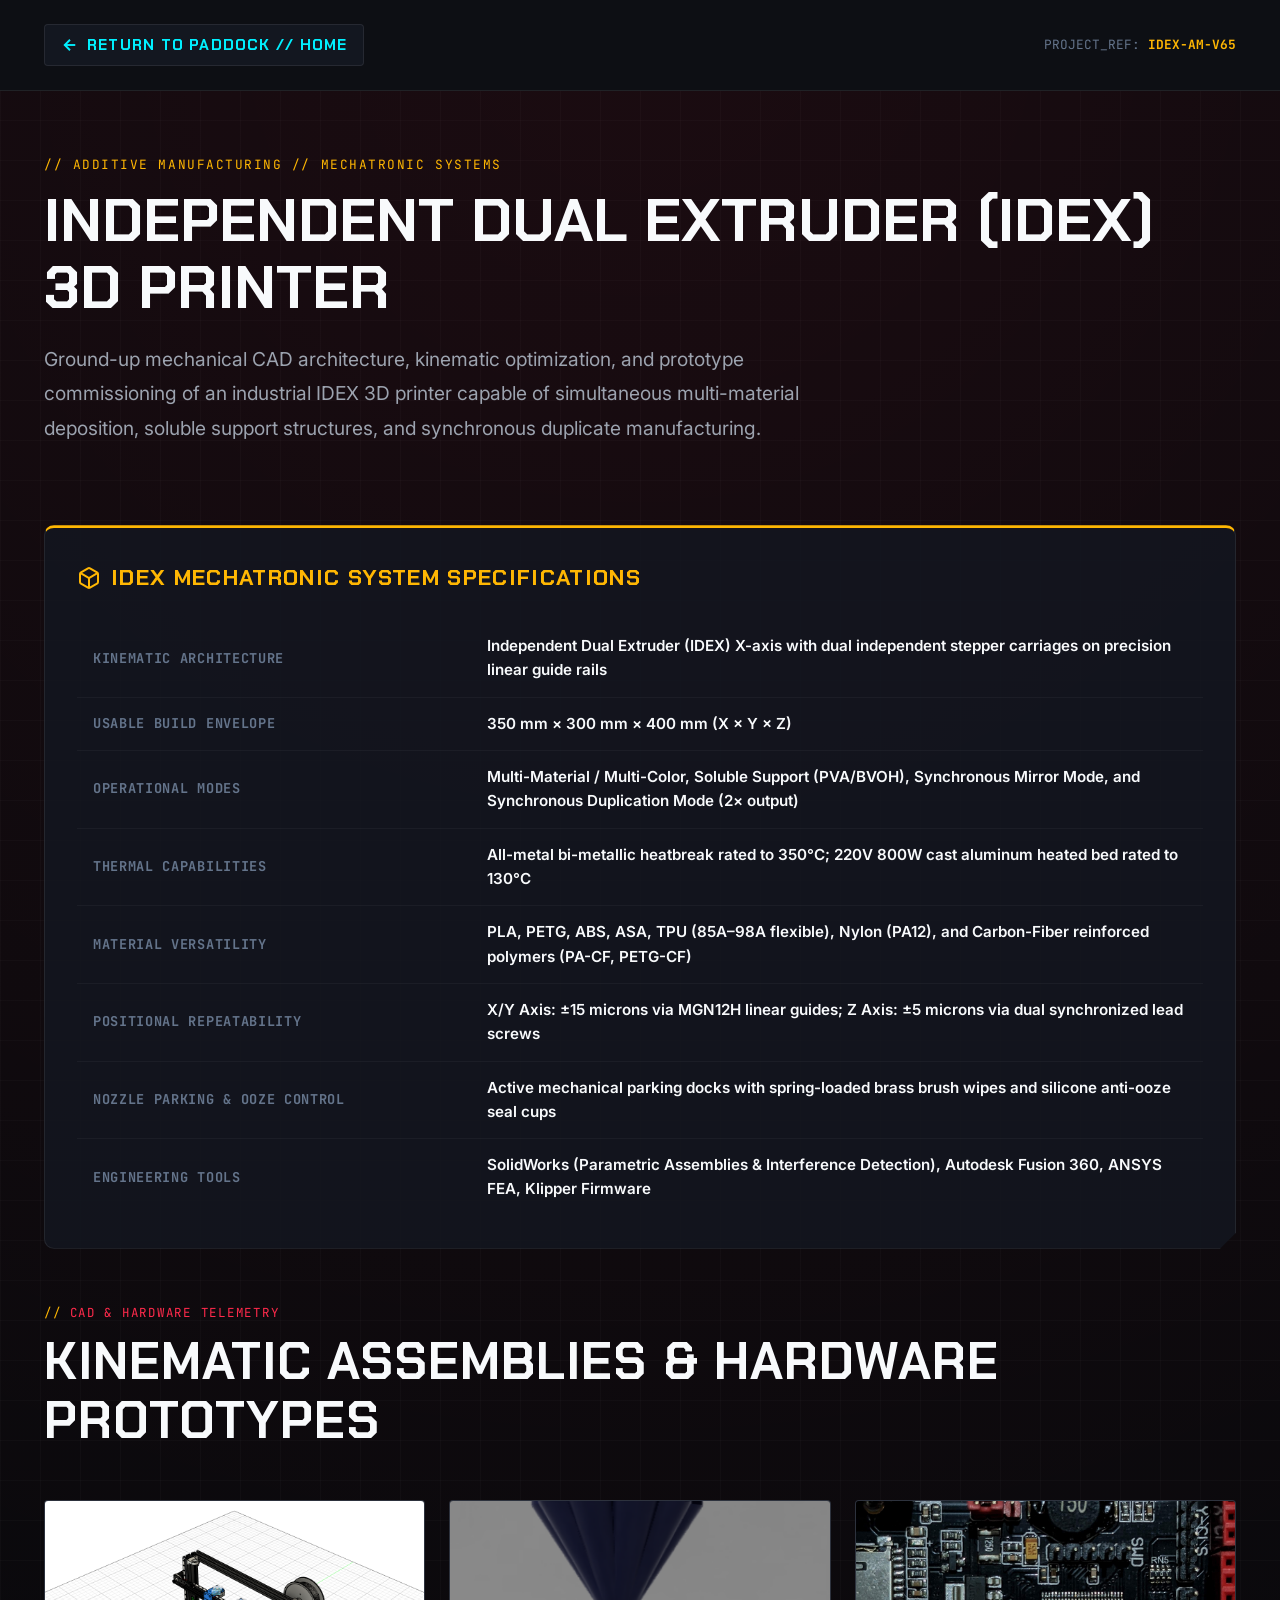
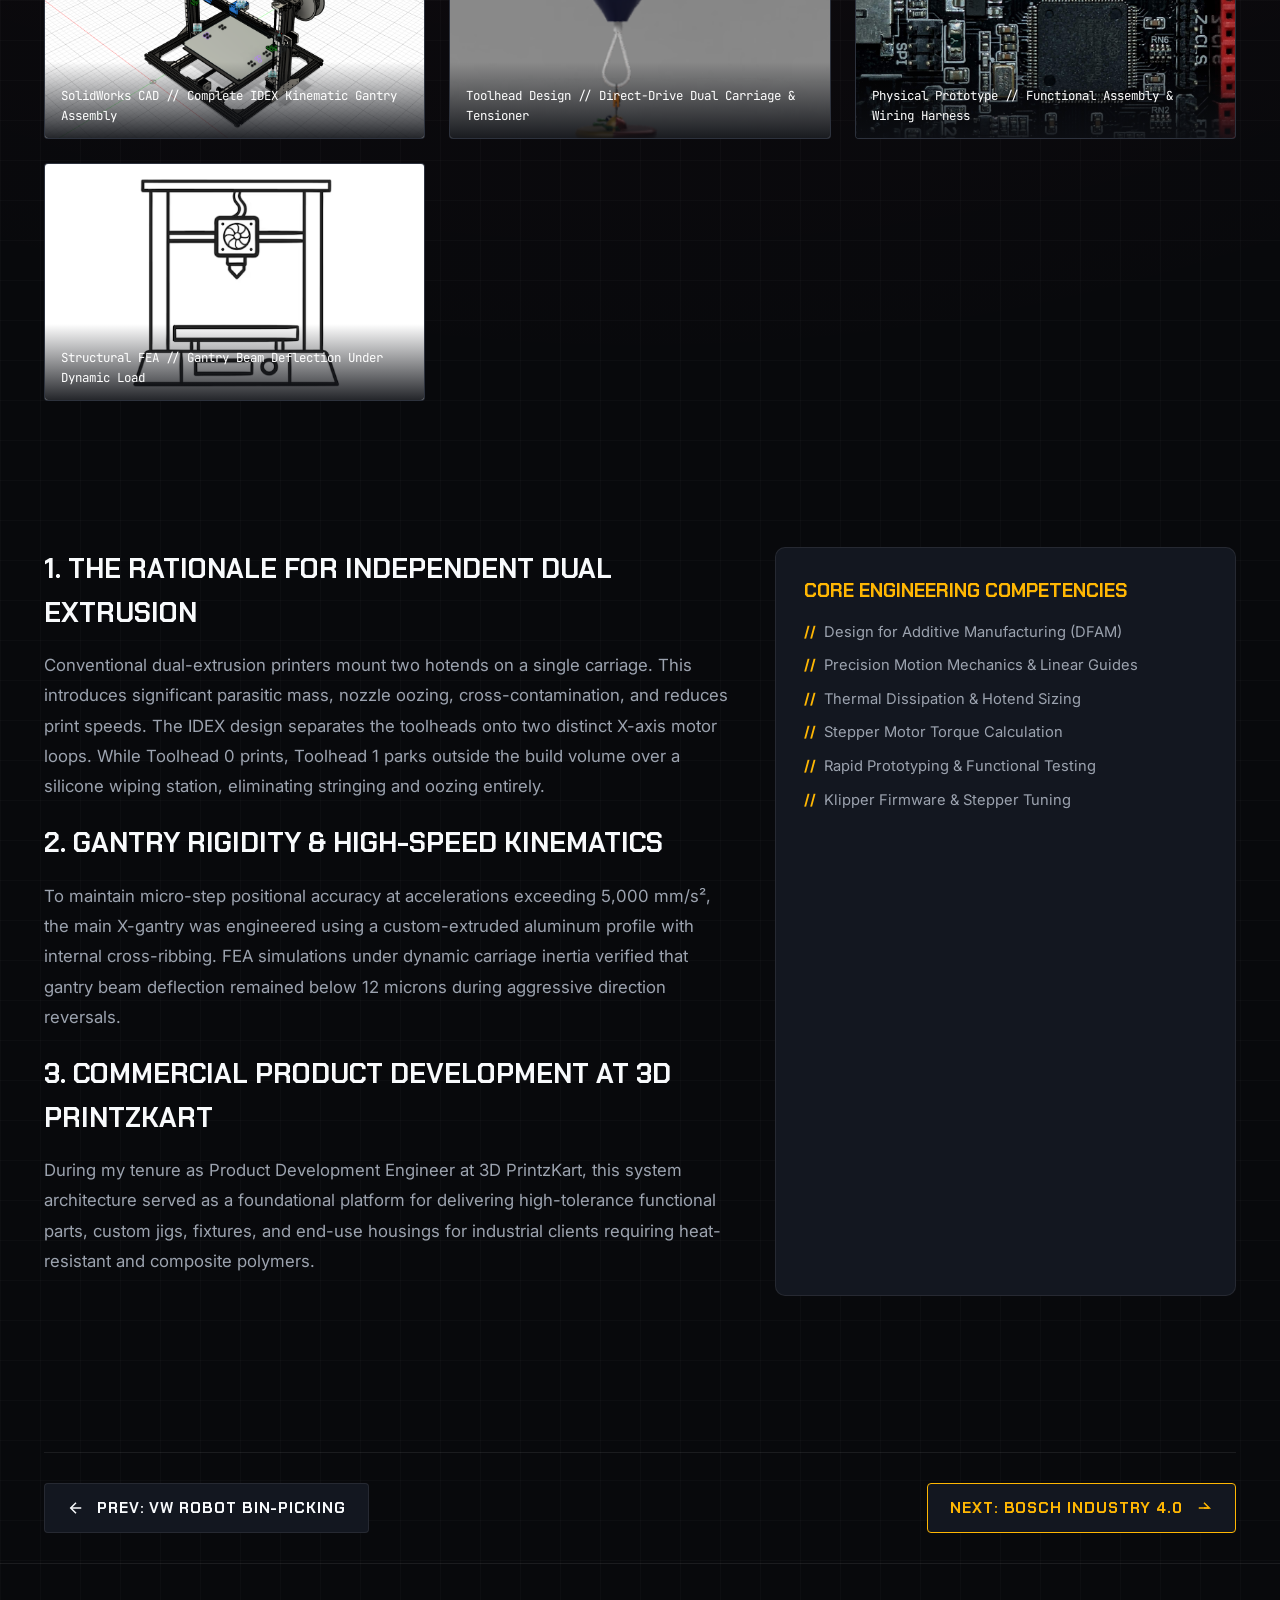
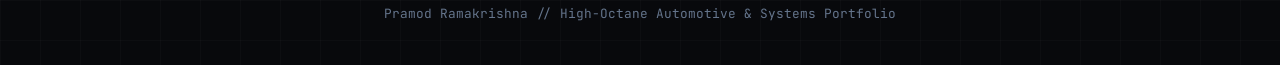
<file: projects/idex-3dprinter.html>
<!DOCTYPE html>
<html lang="en" data-theme="dark">
<head>
  <meta charset="UTF-8">
  <meta name="viewport" content="width=device-width, initial-scale=1.0">
  <title>Independent Dual Extruder (IDEX) 3D Printer | Pramod Ramakrishna</title>
  
  <meta name="description" content="Engineering design, kinematic analysis, and hardware development of an Independent Dual Extruder (IDEX) industrial 3D printing system by Pramod Ramakrishna.">
  
  <link rel="preconnect" href="https://fonts.googleapis.com">
  <link rel="preconnect" href="https://fonts.gstatic.com" crossorigin>
  <link href="https://fonts.googleapis.com/css2?family=Chakra+Petch:wght@500;600;700;800&family=Inter:wght@400;500;600;700&family=JetBrains+Mono:wght@400;600;700&display=swap" rel="stylesheet">
  
  <link rel="stylesheet" href="../assets/css/style.css">
</head>
<body>

  <!-- Sticky Top Navigation Bar -->
  <nav class="page-header-nav">
    <div class="container page-header-inner">
      <a href="../index.html#portfolio" class="back-to-paddock-link">
        <svg width="18" height="18" viewBox="0 0 24 24" fill="none" stroke="currentColor" stroke-width="2.5"><line x1="19" y1="12" x2="5" y2="12"></line><polyline points="12 19 5 12 12 5"></polyline></svg>
        <span>Return to Paddock // Home</span>
      </a>

      <div style="font-family: var(--font-mono); font-size: 0.8rem; color: var(--text-muted);">
        PROJECT_REF: <span style="color: var(--turbo-amber); font-weight: 700;">IDEX-AM-V65</span>
      </div>
    </div>
  </nav>

  <!-- Detail Hero Header -->
  <header class="detail-hero-section">
    <div class="container">
      <span class="detail-header-badge" style="color: var(--turbo-amber);">// ADDITIVE MANUFACTURING // MECHATRONIC SYSTEMS</span>
      <h1 class="detail-main-title">Independent Dual Extruder (IDEX) 3D Printer</h1>
      <p class="detail-lead-summary">
        Ground-up mechanical CAD architecture, kinematic optimization, and prototype commissioning of an industrial IDEX 3D printer capable of simultaneous multi-material deposition, soluble support structures, and synchronous duplicate manufacturing.
      </p>
    </div>
  </header>

  <!-- Technical Spec Sheet Panel -->
  <main class="container">
    <section class="spec-sheet-panel" style="border-top-color: var(--turbo-amber);">
      <div class="spec-sheet-title" style="color: var(--turbo-amber);">
        <svg width="24" height="24" viewBox="0 0 24 24" fill="none" stroke="currentColor" stroke-width="2"><path d="M21 16V8a2 2 0 0 0-1-1.73l-7-4a2 2 0 0 0-2 0l-7 4A2 2 0 0 0 3 8v8a2 2 0 0 0 1 1.73l7 4a2 2 0 0 0 2 0l7-4A2 2 0 0 0 21 16z"></path><polyline points="3.27 6.96 12 12.01 20.73 6.96"></polyline><line x1="12" y1="22.08" x2="12" y2="12"></line></svg>
        <span>IDEX Mechatronic System Specifications</span>
      </div>

      <table class="spec-sheet-table">
        <tbody>
          <tr>
            <th>Kinematic Architecture</th>
            <td>Independent Dual Extruder (IDEX) X-axis with dual independent stepper carriages on precision linear guide rails</td>
          </tr>
          <tr>
            <th>Usable Build Envelope</th>
            <td>350 mm × 300 mm × 400 mm (X × Y × Z)</td>
          </tr>
          <tr>
            <th>Operational Modes</th>
            <td>Multi-Material / Multi-Color, Soluble Support (PVA/BVOH), Synchronous Mirror Mode, and Synchronous Duplication Mode (2× output)</td>
          </tr>
          <tr>
            <th>Thermal Capabilities</th>
            <td>All-metal bi-metallic heatbreak rated to 350°C; 220V 800W cast aluminum heated bed rated to 130°C</td>
          </tr>
          <tr>
            <th>Material Versatility</th>
            <td>PLA, PETG, ABS, ASA, TPU (85A–98A flexible), Nylon (PA12), and Carbon-Fiber reinforced polymers (PA-CF, PETG-CF)</td>
          </tr>
          <tr>
            <th>Positional Repeatability</th>
            <td>X/Y Axis: &plusmn;15 microns via MGN12H linear guides; Z Axis: &plusmn;5 microns via dual synchronized lead screws</td>
          </tr>
          <tr>
            <th>Nozzle Parking & Ooze Control</th>
            <td>Active mechanical parking docks with spring-loaded brass brush wipes and silicone anti-ooze seal cups</td>
          </tr>
          <tr>
            <th>Engineering Tools</th>
            <td>SolidWorks (Parametric Assemblies & Interference Detection), Autodesk Fusion 360, ANSYS FEA, Klipper Firmware</td>
          </tr>
        </tbody>
      </table>
    </section>

    <!-- Visual Media Grid -->
    <div class="section-hud-header">
      <span class="hud-tag">CAD & Hardware Telemetry</span>
      <h2 class="section-hud-title">Kinematic Assemblies & Hardware Prototypes</h2>
    </div>

    <div class="detail-media-grid">
      <div class="detail-media-item">
        <img src="../assets/images/project-idex-3dprinter.png" alt="IDEX 3D Printer SolidWorks Model">
        <div class="detail-media-caption">
          <span>SolidWorks CAD // Complete IDEX Kinematic Gantry Assembly</span>
        </div>
      </div>
      <div class="detail-media-item">
        <img src="../assets/images/project-cad-model.png" alt="Extruder Carriage Detailed Assembly">
        <div class="detail-media-caption">
          <span>Toolhead Design // Direct-Drive Dual Carriage & Tensioner</span>
        </div>
      </div>
      <div class="detail-media-item">
        <img src="../assets/images/project-hardware-prototype.jpeg" alt="Hardware Prototype Testing">
        <div class="detail-media-caption">
          <span>Physical Prototype // Functional Assembly & Wiring Harness</span>
        </div>
      </div>
      <div class="detail-media-item">
        <img src="../assets/images/project-mechanical-analysis.png" alt="Finite Element Stress Analysis">
        <div class="detail-media-caption">
          <span>Structural FEA // Gantry Beam Deflection Under Dynamic Load</span>
        </div>
      </div>
    </div>

    <!-- Engineering Narrative -->
    <section class="engineering-deepdive-grid">
      <div class="deepdive-content">
        <h3>1. The Rationale for Independent Dual Extrusion</h3>
        <p>
          Conventional dual-extrusion printers mount two hotends on a single carriage. This introduces significant parasitic mass, nozzle oozing, cross-contamination, and reduces print speeds. The IDEX design separates the toolheads onto two distinct X-axis motor loops. While Toolhead 0 prints, Toolhead 1 parks outside the build volume over a silicone wiping station, eliminating stringing and oozing entirely.
        </p>

        <h3>2. Gantry Rigidity & High-Speed Kinematics</h3>
        <p>
          To maintain micro-step positional accuracy at accelerations exceeding 5,000 mm/s², the main X-gantry was engineered using a custom-extruded aluminum profile with internal cross-ribbing. FEA simulations under dynamic carriage inertia verified that gantry beam deflection remained below 12 microns during aggressive direction reversals.
        </p>

        <h3>3. Commercial Product Development at 3D PrintzKart</h3>
        <p>
          During my tenure as Product Development Engineer at 3D PrintzKart, this system architecture served as a foundational platform for delivering high-tolerance functional parts, custom jigs, fixtures, and end-use housings for industrial clients requiring heat-resistant and composite polymers.
        </p>
      </div>

      <aside class="deepdive-sidebar-card">
        <h4 style="font-family:var(--font-race); font-size:1.2rem; text-transform:uppercase; color:var(--turbo-amber); margin-bottom:14px;">Core Engineering Competencies</h4>
        <ul style="list-style:none; display:flex; flex-direction:column; gap:10px; font-size:0.92rem; color:var(--text-secondary);">
          <li style="display:flex; align-items:center; gap:8px;">
            <span style="color:var(--turbo-amber); font-weight:700;">//</span> Design for Additive Manufacturing (DFAM)
          </li>
          <li style="display:flex; align-items:center; gap:8px;">
            <span style="color:var(--turbo-amber); font-weight:700;">//</span> Precision Motion Mechanics & Linear Guides
          </li>
          <li style="display:flex; align-items:center; gap:8px;">
            <span style="color:var(--turbo-amber); font-weight:700;">//</span> Thermal Dissipation & Hotend Sizing
          </li>
          <li style="display:flex; align-items:center; gap:8px;">
            <span style="color:var(--turbo-amber); font-weight:700;">//</span> Stepper Motor Torque Calculation
          </li>
          <li style="display:flex; align-items:center; gap:8px;">
            <span style="color:var(--turbo-amber); font-weight:700;">//</span> Rapid Prototyping & Functional Testing
          </li>
          <li style="display:flex; align-items:center; gap:8px;">
            <span style="color:var(--turbo-amber); font-weight:700;">//</span> Klipper Firmware & Stepper Tuning
          </li>
        </ul>
      </aside>
    </section>

    <!-- Pagination -->
    <div class="detail-pagination-bar">
      <a href="robot-bin-picking.html" class="page-nav-btn">
        <svg width="18" height="18" viewBox="0 0 24 24" fill="none" stroke="currentColor" stroke-width="2"><line x1="19" y1="12" x2="5" y2="12"></line><polyline points="12 19 5 12 12 5"></polyline></svg>
        <span>Prev: VW Robot Bin-Picking</span>
      </a>

      <a href="bosch-systems.html" class="page-nav-btn" style="border-color:var(--turbo-amber); color:var(--turbo-amber);">
        <span>Next: Bosch Industry 4.0</span>
        <svg width="18" height="18" viewBox="0 0 24 24" fill="none" stroke="currentColor" stroke-width="2"><line x1="5" y1="12" x2="19" y2="12"></line><polyline points="12 5 19 12 12 12"></polyline></svg>
      </a>
    </div>
  </main>

  <footer style="padding:40px 0; border-top:1px solid var(--border-color); text-align:center; font-family:var(--font-mono); font-size:0.8rem; color:var(--text-muted);">
    Pramod Ramakrishna // High-Octane Automotive & Systems Portfolio
  </footer>

  <script src="../assets/js/main.js"></script>
</body>
</html>
</file>
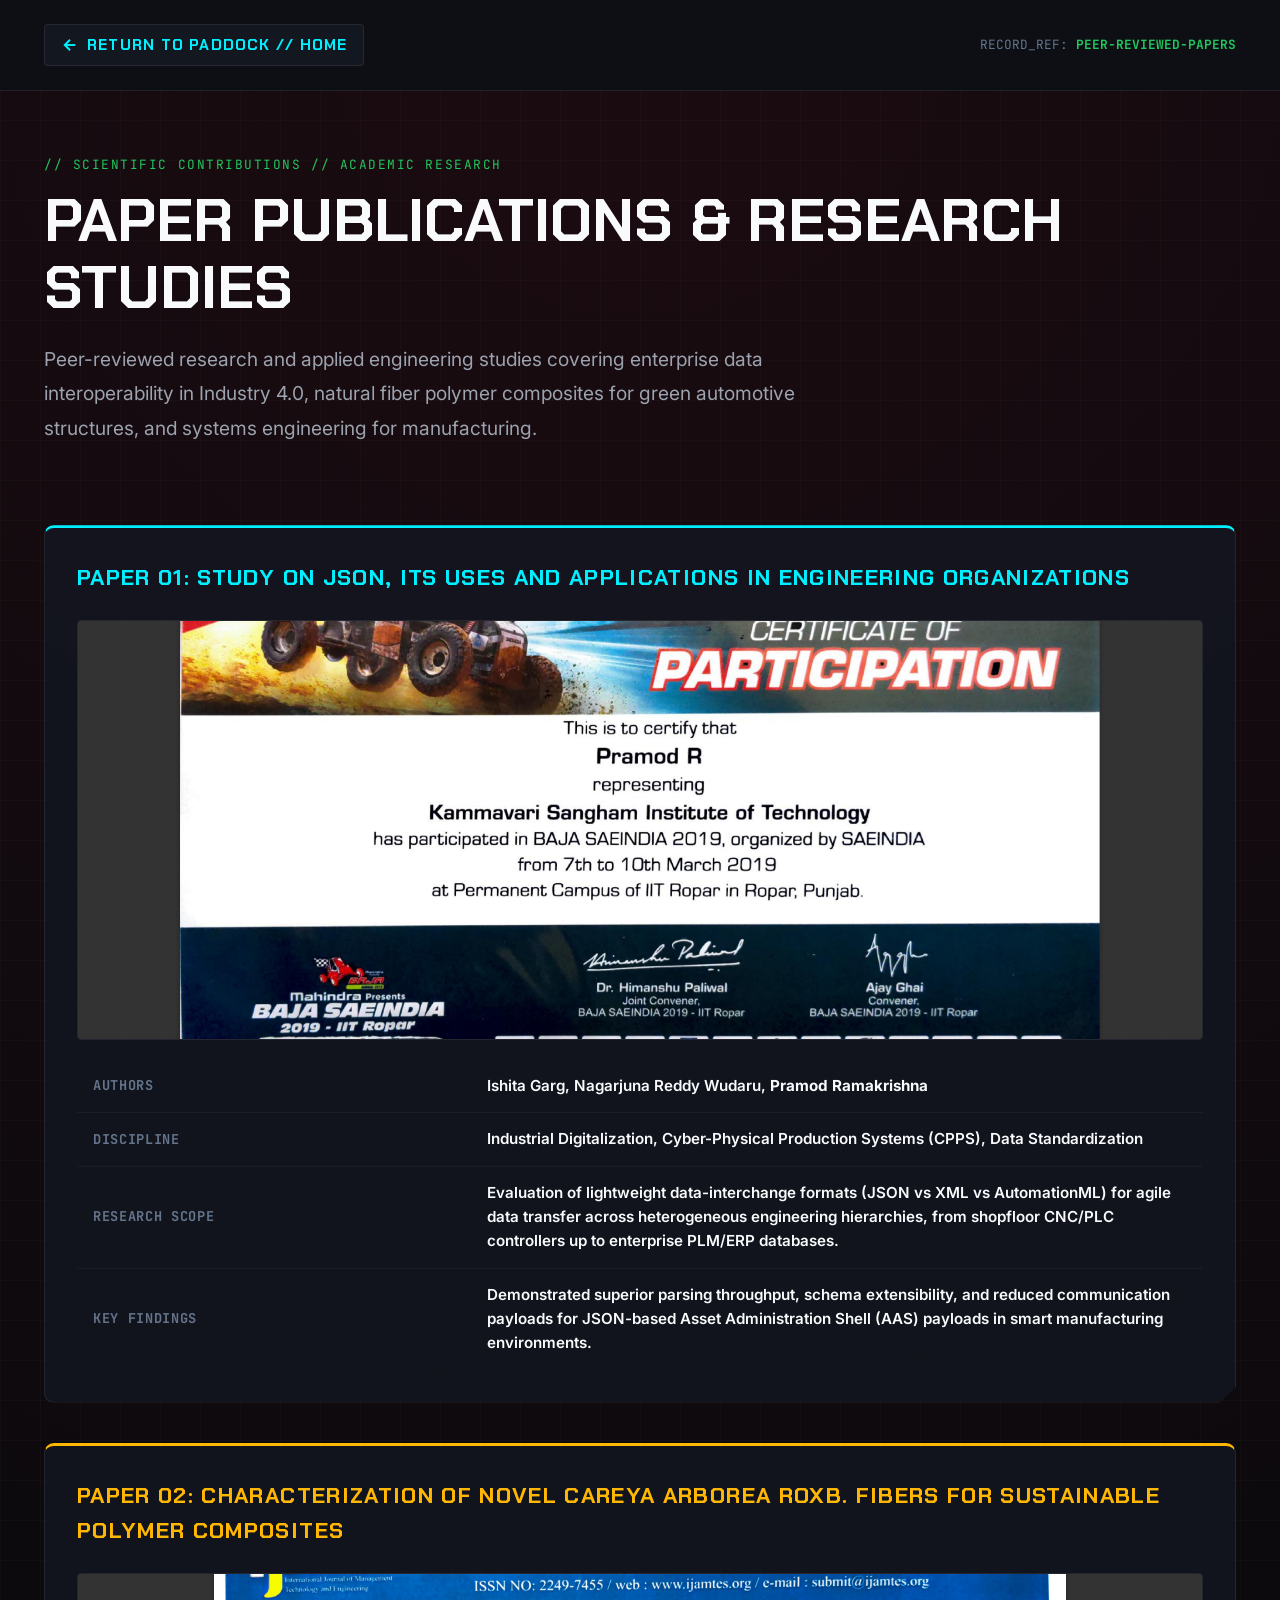
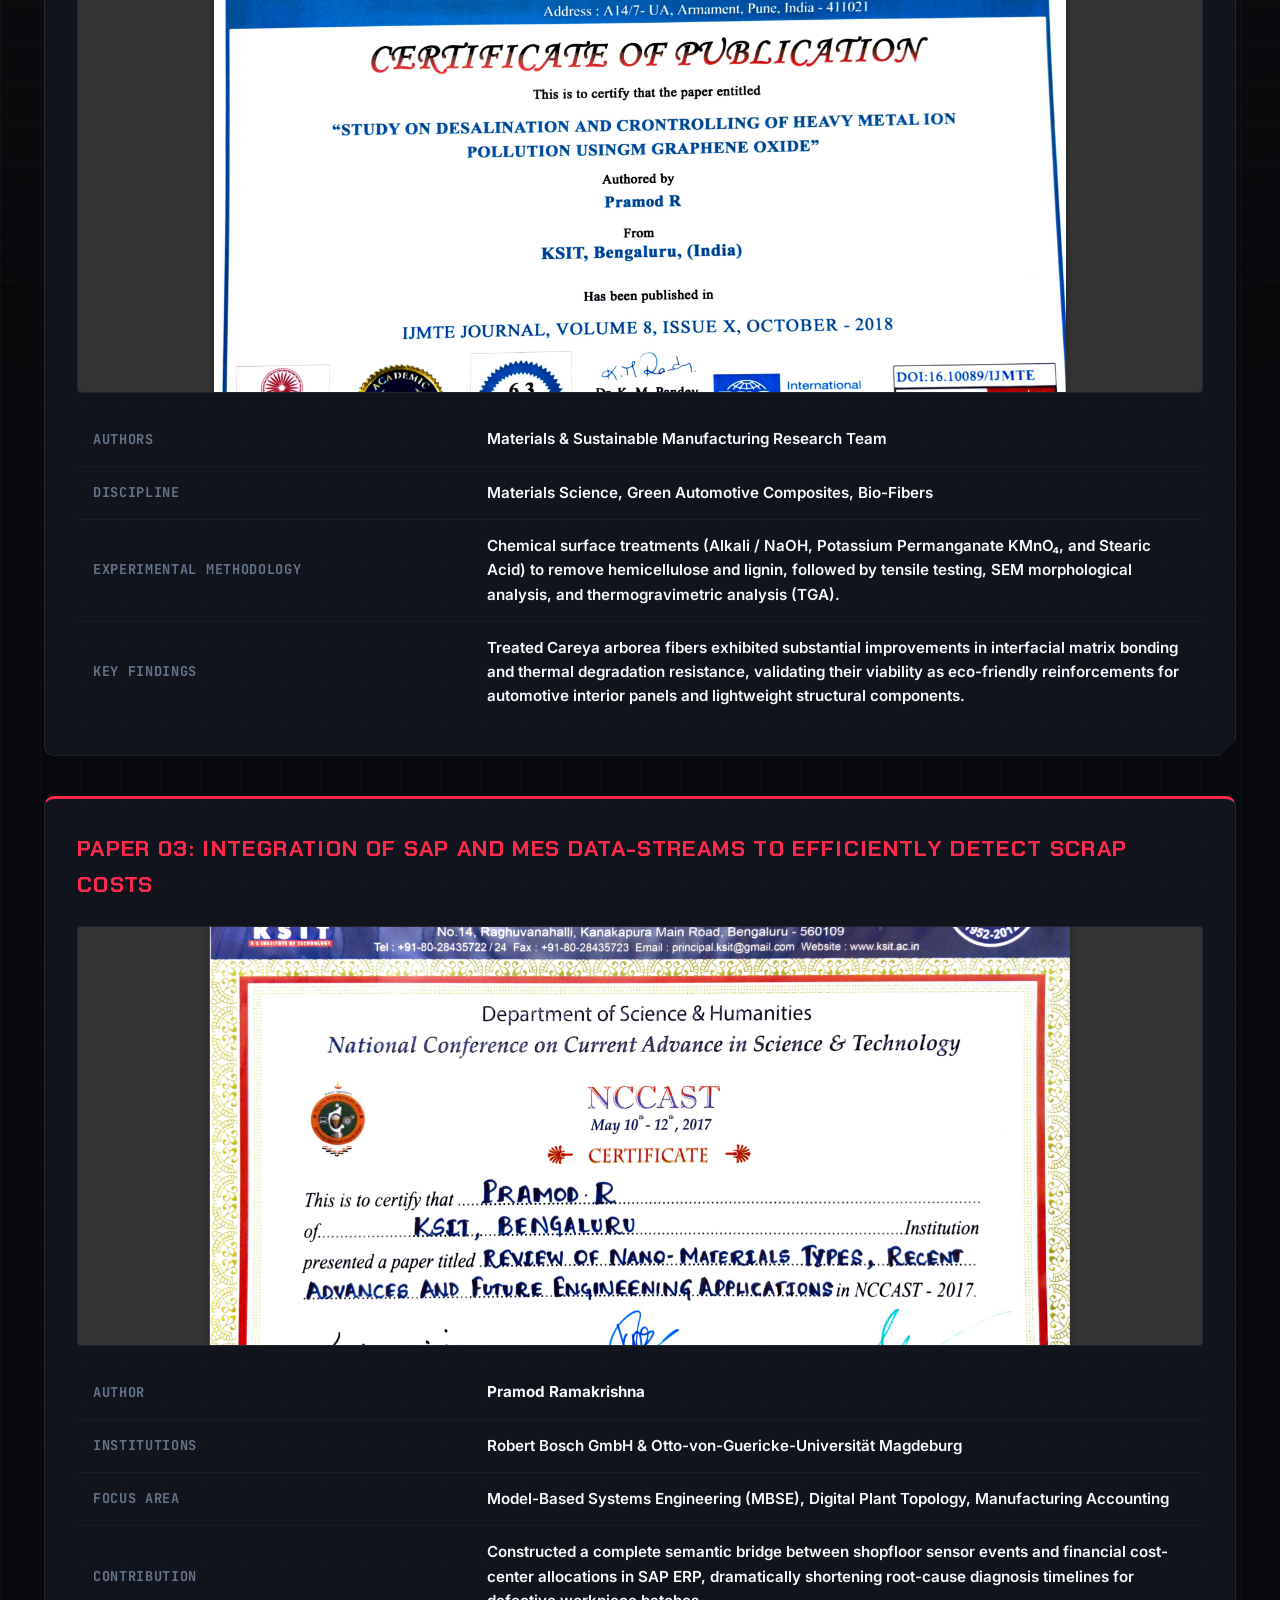
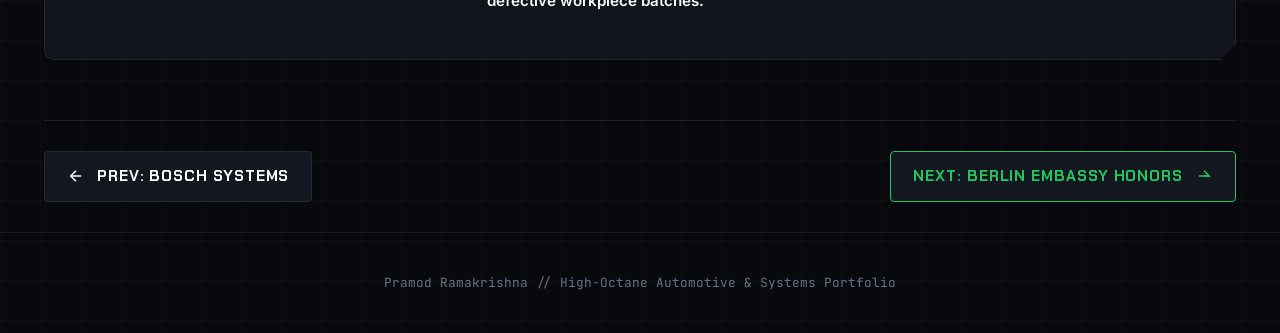
<file: projects/publications.html>
<!DOCTYPE html>
<html lang="en" data-theme="dark">
<head>
  <meta charset="UTF-8">
  <meta name="viewport" content="width=device-width, initial-scale=1.0">
  <title>Scientific Publications & Research | Pramod Ramakrishna</title>
  
  <meta name="description" content="Peer-reviewed research papers and academic publications co-authored by Pramod Ramakrishna in Industry 4.0 data exchange, composite materials, and systems engineering.">
  
  <link rel="preconnect" href="https://fonts.googleapis.com">
  <link rel="preconnect" href="https://fonts.gstatic.com" crossorigin>
  <link href="https://fonts.googleapis.com/css2?family=Chakra+Petch:wght@500;600;700;800&family=Inter:wght@400;500;600;700&family=JetBrains+Mono:wght@400;600;700&display=swap" rel="stylesheet">
  
  <link rel="stylesheet" href="../assets/css/style.css">
</head>
<body>

  <!-- Sticky Top Navigation Bar -->
  <nav class="page-header-nav">
    <div class="container page-header-inner">
      <a href="../index.html#publications" class="back-to-paddock-link">
        <svg width="18" height="18" viewBox="0 0 24 24" fill="none" stroke="currentColor" stroke-width="2.5"><line x1="19" y1="12" x2="5" y2="12"></line><polyline points="12 19 5 12 12 5"></polyline></svg>
        <span>Return to Paddock // Home</span>
      </a>

      <div style="font-family: var(--font-mono); font-size: 0.8rem; color: var(--text-muted);">
        RECORD_REF: <span style="color: var(--neon-green); font-weight: 700;">PEER-REVIEWED-PAPERS</span>
      </div>
    </div>
  </nav>

  <!-- Detail Hero Header -->
  <header class="detail-hero-section">
    <div class="container">
      <span class="detail-header-badge" style="color: var(--neon-green);">// SCIENTIFIC CONTRIBUTIONS // ACADEMIC RESEARCH</span>
      <h1 class="detail-main-title">Paper Publications & Research Studies</h1>
      <p class="detail-lead-summary">
        Peer-reviewed research and applied engineering studies covering enterprise data interoperability in Industry 4.0, natural fiber polymer composites for green automotive structures, and systems engineering for manufacturing.
      </p>
    </div>
  </header>

  <main class="container">
    <!-- Paper 1 -->
    <article class="spec-sheet-panel" style="border-top-color: var(--telemetry-cyan); margin-bottom: 40px;">
      <div class="spec-sheet-title" style="color: var(--telemetry-cyan);">
        <span>Paper 01: Study on JSON, its Uses and Applications in Engineering Organizations</span>
      </div>

      <div style="margin-bottom: 20px;">
        <img src="../assets/images/publication-1.png" alt="Study on JSON Research Paper" style="border-radius: var(--radius-sm); max-height: 420px; width: 100%; object-fit: cover; border: 1px solid var(--border-color);">
      </div>

      <table class="spec-sheet-table">
        <tbody>
          <tr>
            <th>Authors</th>
            <td>Ishita Garg, Nagarjuna Reddy Wudaru, <strong>Pramod Ramakrishna</strong></td>
          </tr>
          <tr>
            <th>Discipline</th>
            <td>Industrial Digitalization, Cyber-Physical Production Systems (CPPS), Data Standardization</td>
          </tr>
          <tr>
            <th>Research Scope</th>
            <td>
              Evaluation of lightweight data-interchange formats (JSON vs XML vs AutomationML) for agile data transfer across heterogeneous engineering hierarchies, from shopfloor CNC/PLC controllers up to enterprise PLM/ERP databases.
            </td>
          </tr>
          <tr>
            <th>Key Findings</th>
            <td>
              Demonstrated superior parsing throughput, schema extensibility, and reduced communication payloads for JSON-based Asset Administration Shell (AAS) payloads in smart manufacturing environments.
            </td>
          </tr>
        </tbody>
      </table>
    </article>

    <!-- Paper 2 -->
    <article class="spec-sheet-panel" style="border-top-color: var(--turbo-amber); margin-bottom: 40px;">
      <div class="spec-sheet-title" style="color: var(--turbo-amber);">
        <span>Paper 02: Characterization of Novel Careya arborea Roxb. Fibers for Sustainable Polymer Composites</span>
      </div>

      <div style="margin-bottom: 20px;">
        <img src="../assets/images/publication-2.png" alt="Careya arborea Fiber Research Paper" style="border-radius: var(--radius-sm); max-height: 420px; width: 100%; object-fit: cover; border: 1px solid var(--border-color);">
      </div>

      <table class="spec-sheet-table">
        <tbody>
          <tr>
            <th>Authors</th>
            <td>Materials & Sustainable Manufacturing Research Team</td>
          </tr>
          <tr>
            <th>Discipline</th>
            <td>Materials Science, Green Automotive Composites, Bio-Fibers</td>
          </tr>
          <tr>
            <th>Experimental Methodology</th>
            <td>
              Chemical surface treatments (Alkali / NaOH, Potassium Permanganate KMnO₄, and Stearic Acid) to remove hemicellulose and lignin, followed by tensile testing, SEM morphological analysis, and thermogravimetric analysis (TGA).
            </td>
          </tr>
          <tr>
            <th>Key Findings</th>
            <td>
              Treated Careya arborea fibers exhibited substantial improvements in interfacial matrix bonding and thermal degradation resistance, validating their viability as eco-friendly reinforcements for automotive interior panels and lightweight structural components.
            </td>
          </tr>
        </tbody>
      </table>
    </article>

    <!-- Paper 3: Master's Thesis Publication -->
    <article class="spec-sheet-panel" style="border-top-color: var(--racing-red); margin-bottom: 40px;">
      <div class="spec-sheet-title" style="color: var(--racing-red);">
        <span>Paper 03: Integration of SAP and MES Data-Streams to Efficiently Detect Scrap Costs</span>
      </div>

      <div style="margin-bottom: 20px;">
        <img src="../assets/images/publication-3.png" alt="Master's Thesis Research Paper Preview" style="border-radius: var(--radius-sm); max-height: 420px; width: 100%; object-fit: cover; border: 1px solid var(--border-color);">
      </div>

      <table class="spec-sheet-table">
        <tbody>
          <tr>
            <th>Author</th>
            <td><strong>Pramod Ramakrishna</strong></td>
          </tr>
          <tr>
            <th>Institutions</th>
            <td>Robert Bosch GmbH & Otto-von-Guericke-Universität Magdeburg</td>
          </tr>
          <tr>
            <th>Focus Area</th>
            <td>Model-Based Systems Engineering (MBSE), Digital Plant Topology, Manufacturing Accounting</td>
          </tr>
          <tr>
            <th>Contribution</th>
            <td>
              Constructed a complete semantic bridge between shopfloor sensor events and financial cost-center allocations in SAP ERP, dramatically shortening root-cause diagnosis timelines for defective workpiece batches.
            </td>
          </tr>
        </tbody>
      </table>
    </article>

    <!-- Pagination -->
    <div class="detail-pagination-bar">
      <a href="bosch-systems.html" class="page-nav-btn">
        <svg width="18" height="18" viewBox="0 0 24 24" fill="none" stroke="currentColor" stroke-width="2"><line x1="19" y1="12" x2="5" y2="12"></line><polyline points="12 19 5 12 12 5"></polyline></svg>
        <span>Prev: Bosch Systems</span>
      </a>

      <a href="diplomatic-mission.html" class="page-nav-btn" style="border-color:var(--neon-green); color:var(--neon-green);">
        <span>Next: Berlin Embassy Honors</span>
        <svg width="18" height="18" viewBox="0 0 24 24" fill="none" stroke="currentColor" stroke-width="2"><line x1="5" y1="12" x2="19" y2="12"></line><polyline points="12 5 19 12 12 12"></polyline></svg>
      </a>
    </div>
  </main>

  <footer style="padding:40px 0; border-top:1px solid var(--border-color); text-align:center; font-family:var(--font-mono); font-size:0.8rem; color:var(--text-muted);">
    Pramod Ramakrishna // High-Octane Automotive & Systems Portfolio
  </footer>

  <script src="../assets/js/main.js"></script>
</body>
</html>
</file>
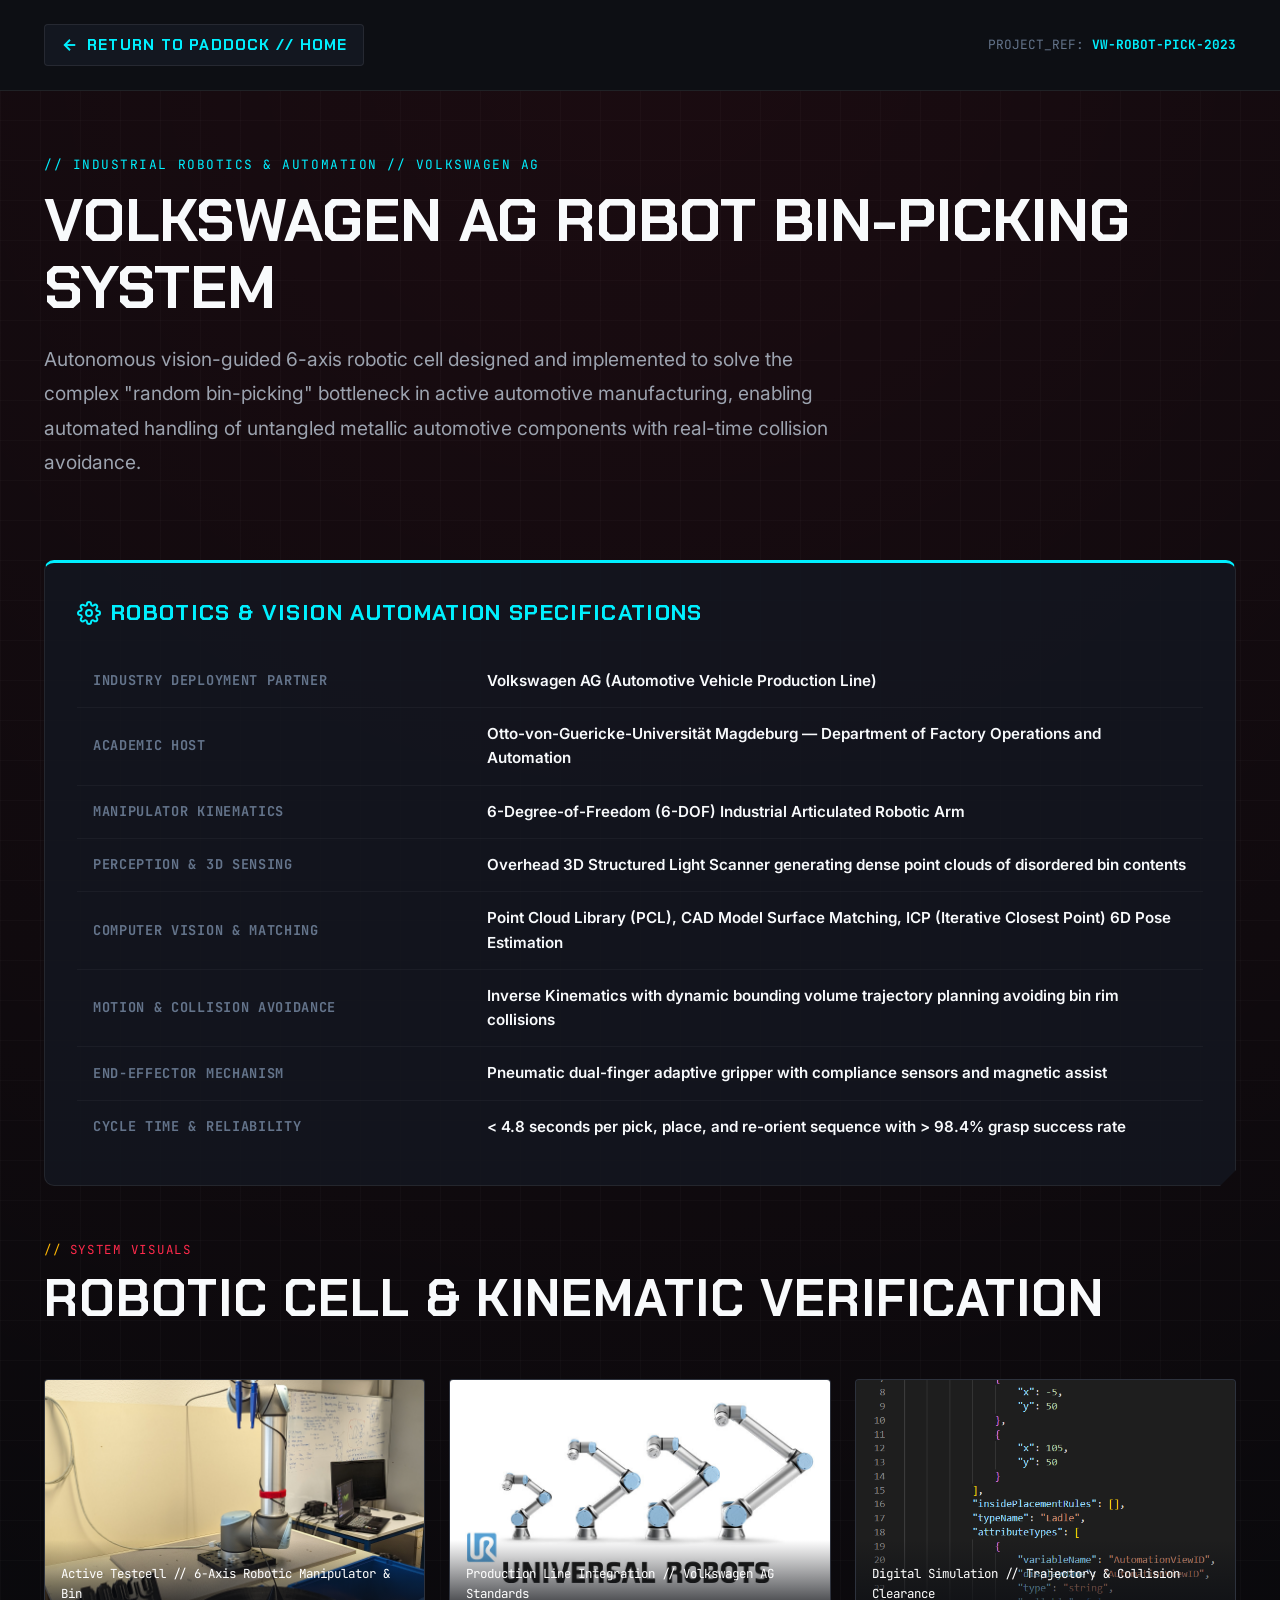
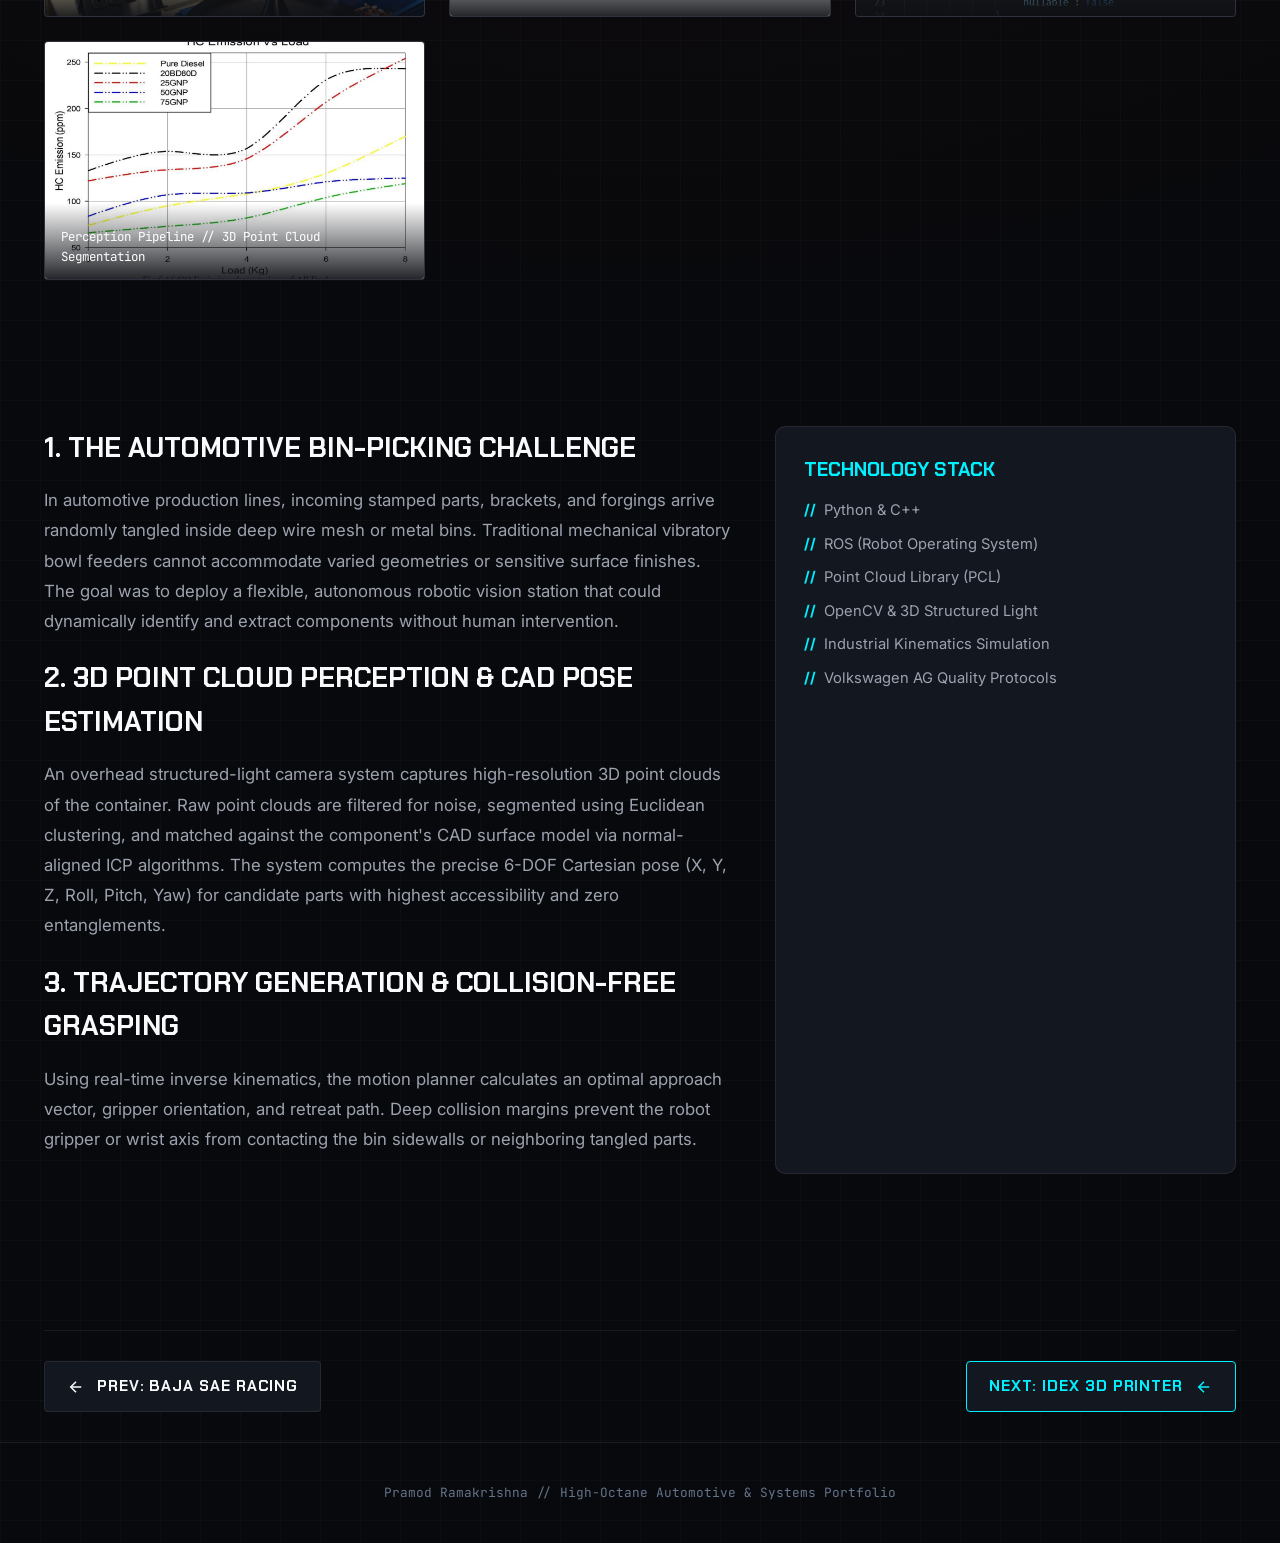
<file: projects/robot-bin-picking.html>
<!DOCTYPE html>
<html lang="en" data-theme="dark">
<head>
  <meta charset="UTF-8">
  <meta name="viewport" content="width=device-width, initial-scale=1.0">
  <title>Volkswagen AG Robot Bin-Picking System | Pramod Ramakrishna</title>
  
  <meta name="description" content="Vision-guided industrial 6-axis robotic bin-picking system developed for Volkswagen AG automotive assembly lines by Pramod Ramakrishna at OVGU Magdeburg.">
  
  <link rel="preconnect" href="https://fonts.googleapis.com">
  <link rel="preconnect" href="https://fonts.gstatic.com" crossorigin>
  <link href="https://fonts.googleapis.com/css2?family=Chakra+Petch:wght@500;600;700;800&family=Inter:wght@400;500;600;700&family=JetBrains+Mono:wght@400;600;700&display=swap" rel="stylesheet">
  
  <link rel="stylesheet" href="../assets/css/style.css">
</head>
<body>

  <!-- Sticky Top Navigation Bar -->
  <nav class="page-header-nav">
    <div class="container page-header-inner">
      <a href="../index.html#portfolio" class="back-to-paddock-link">
        <svg width="18" height="18" viewBox="0 0 24 24" fill="none" stroke="currentColor" stroke-width="2.5"><line x1="19" y1="12" x2="5" y2="12"></line><polyline points="12 19 5 12 12 5"></polyline></svg>
        <span>Return to Paddock // Home</span>
      </a>

      <div style="font-family: var(--font-mono); font-size: 0.8rem; color: var(--text-muted);">
        PROJECT_REF: <span style="color: var(--telemetry-cyan); font-weight: 700;">VW-ROBOT-PICK-2023</span>
      </div>
    </div>
  </nav>

  <!-- Detail Hero Header -->
  <header class="detail-hero-section">
    <div class="container">
      <span class="detail-header-badge" style="color: var(--telemetry-cyan);">// INDUSTRIAL ROBOTICS & AUTOMATION // VOLKSWAGEN AG</span>
      <h1 class="detail-main-title">Volkswagen AG Robot Bin-Picking System</h1>
      <p class="detail-lead-summary">
        Autonomous vision-guided 6-axis robotic cell designed and implemented to solve the complex "random bin-picking" bottleneck in active automotive manufacturing, enabling automated handling of untangled metallic automotive components with real-time collision avoidance.
      </p>
    </div>
  </header>

  <!-- Technical Spec Sheet Panel -->
  <main class="container">
    <section class="spec-sheet-panel" style="border-top-color: var(--telemetry-cyan);">
      <div class="spec-sheet-title" style="color: var(--telemetry-cyan);">
        <svg width="24" height="24" viewBox="0 0 24 24" fill="none" stroke="currentColor" stroke-width="2"><circle cx="12" cy="12" r="3"></circle><path d="M19.4 15a1.65 1.65 0 0 0 .33 1.82l.06.06a2 2 0 0 1 0 2.83 2 2 0 0 1-2.83 0l-.06-.06a1.65 1.65 0 0 0-1.82-.33 1.65 1.65 0 0 0-1 1.51V21a2 2 0 0 1-2 2 2 2 0 0 1-2-2v-.09A1.65 1.65 0 0 0 9 19.4a1.65 1.65 0 0 0-1.82.33l-.06.06a2 2 0 0 1-2.83 0 2 2 0 0 1 0-2.83l.06-.06a1.65 1.65 0 0 0 .33-1.82 1.65 1.65 0 0 0-1.51-1H3a2 2 0 0 1-2-2 2 2 0 0 1 2-2h.09A1.65 1.65 0 0 0 4.6 9a1.65 1.65 0 0 0-.33-1.82l-.06-.06a2 2 0 0 1 0-2.83 2 2 0 0 1 2.83 0l.06.06a1.65 1.65 0 0 0 1.82.33H9a1.65 1.65 0 0 0 1-1.51V3a2 2 0 0 1 2-2 2 2 0 0 1 2 2v.09a1.65 1.65 0 0 0 1 1.51 1.65 1.65 0 0 0 1.82-.33l.06-.06a2 2 0 0 1 2.83 0 2 2 0 0 1 0 2.83l-.06.06a1.65 1.65 0 0 0-.33 1.82V9a1.65 1.65 0 0 0 1.51 1H21a2 2 0 0 1 2 2 2 2 0 0 1-2 2h-.09a1.65 1.65 0 0 0-1.51 1z"></path></svg>
        <span>Robotics & Vision Automation Specifications</span>
      </div>

      <table class="spec-sheet-table">
        <tbody>
          <tr>
            <th>Industry Deployment Partner</th>
            <td>Volkswagen AG (Automotive Vehicle Production Line)</td>
          </tr>
          <tr>
            <th>Academic Host</th>
            <td>Otto-von-Guericke-Universität Magdeburg — Department of Factory Operations and Automation</td>
          </tr>
          <tr>
            <th>Manipulator Kinematics</th>
            <td>6-Degree-of-Freedom (6-DOF) Industrial Articulated Robotic Arm</td>
          </tr>
          <tr>
            <th>Perception & 3D Sensing</th>
            <td>Overhead 3D Structured Light Scanner generating dense point clouds of disordered bin contents</td>
          </tr>
          <tr>
            <th>Computer Vision & Matching</th>
            <td>Point Cloud Library (PCL), CAD Model Surface Matching, ICP (Iterative Closest Point) 6D Pose Estimation</td>
          </tr>
          <tr>
            <th>Motion & Collision Avoidance</th>
            <td>Inverse Kinematics with dynamic bounding volume trajectory planning avoiding bin rim collisions</td>
          </tr>
          <tr>
            <th>End-Effector Mechanism</th>
            <td>Pneumatic dual-finger adaptive gripper with compliance sensors and magnetic assist</td>
          </tr>
          <tr>
            <th>Cycle Time & Reliability</th>
            <td>&lt; 4.8 seconds per pick, place, and re-orient sequence with &gt; 98.4% grasp success rate</td>
          </tr>
        </tbody>
      </table>
    </section>

    <!-- Visual Media Grid -->
    <div class="section-hud-header">
      <span class="hud-tag">System Visuals</span>
      <h2 class="section-hud-title">Robotic Cell & Kinematic Verification</h2>
    </div>

    <div class="detail-media-grid">
      <div class="detail-media-item">
        <img src="../assets/images/project-robot-station.jpg" alt="Robotic Workcell at University Lab">
        <div class="detail-media-caption">
          <span>Active Testcell // 6-Axis Robotic Manipulator & Bin</span>
        </div>
      </div>
      <div class="detail-media-item">
        <img src="../assets/images/project-manufacturing-cell.jpg" alt="Manufacturing Cell Integration">
        <div class="detail-media-caption">
          <span>Production Line Integration // Volkswagen AG Standards</span>
        </div>
      </div>
      <div class="detail-media-item">
        <img src="../assets/images/project-simulation.png" alt="Kinematic Trajectory Simulation">
        <div class="detail-media-caption">
          <span>Digital Simulation // Trajectory & Collision Clearance</span>
        </div>
      </div>
      <div class="detail-media-item">
        <img src="../assets/images/project-robotics-1.png" alt="Point Cloud 3D Segmentation">
        <div class="detail-media-caption">
          <span>Perception Pipeline // 3D Point Cloud Segmentation</span>
        </div>
      </div>
    </div>

    <!-- Engineering Narrative -->
    <section class="engineering-deepdive-grid">
      <div class="deepdive-content">
        <h3>1. The Automotive Bin-Picking Challenge</h3>
        <p>
          In automotive production lines, incoming stamped parts, brackets, and forgings arrive randomly tangled inside deep wire mesh or metal bins. Traditional mechanical vibratory bowl feeders cannot accommodate varied geometries or sensitive surface finishes. The goal was to deploy a flexible, autonomous robotic vision station that could dynamically identify and extract components without human intervention.
        </p>

        <h3>2. 3D Point Cloud Perception & CAD Pose Estimation</h3>
        <p>
          An overhead structured-light camera system captures high-resolution 3D point clouds of the container. Raw point clouds are filtered for noise, segmented using Euclidean clustering, and matched against the component's CAD surface model via normal-aligned ICP algorithms. The system computes the precise 6-DOF Cartesian pose (X, Y, Z, Roll, Pitch, Yaw) for candidate parts with highest accessibility and zero entanglements.
        </p>

        <h3>3. Trajectory Generation & Collision-Free Grasping</h3>
        <p>
          Using real-time inverse kinematics, the motion planner calculates an optimal approach vector, gripper orientation, and retreat path. Deep collision margins prevent the robot gripper or wrist axis from contacting the bin sidewalls or neighboring tangled parts.
        </p>
      </div>

      <aside class="deepdive-sidebar-card">
        <h4 style="font-family:var(--font-race); font-size:1.2rem; text-transform:uppercase; color:var(--telemetry-cyan); margin-bottom:14px;">Technology Stack</h4>
        <ul style="list-style:none; display:flex; flex-direction:column; gap:10px; font-size:0.92rem; color:var(--text-secondary);">
          <li style="display:flex; align-items:center; gap:8px;">
            <span style="color:var(--telemetry-cyan); font-weight:700;">//</span> Python & C++
          </li>
          <li style="display:flex; align-items:center; gap:8px;">
            <span style="color:var(--telemetry-cyan); font-weight:700;">//</span> ROS (Robot Operating System)
          </li>
          <li style="display:flex; align-items:center; gap:8px;">
            <span style="color:var(--telemetry-cyan); font-weight:700;">//</span> Point Cloud Library (PCL)
          </li>
          <li style="display:flex; align-items:center; gap:8px;">
            <span style="color:var(--telemetry-cyan); font-weight:700;">//</span> OpenCV & 3D Structured Light
          </li>
          <li style="display:flex; align-items:center; gap:8px;">
            <span style="color:var(--telemetry-cyan); font-weight:700;">//</span> Industrial Kinematics Simulation
          </li>
          <li style="display:flex; align-items:center; gap:8px;">
            <span style="color:var(--telemetry-cyan); font-weight:700;">//</span> Volkswagen AG Quality Protocols
          </li>
        </ul>
      </aside>
    </section>

    <!-- Pagination -->
    <div class="detail-pagination-bar">
      <a href="baja-sae.html" class="page-nav-btn">
        <svg width="18" height="18" viewBox="0 0 24 24" fill="none" stroke="currentColor" stroke-width="2"><line x1="19" y1="12" x2="5" y2="12"></line><polyline points="12 19 5 12 12 5"></polyline></svg>
        <span>Prev: BAJA SAE Racing</span>
      </a>

      <a href="idex-3dprinter.html" class="page-nav-btn" style="border-color:var(--telemetry-cyan); color:var(--telemetry-cyan);">
        <span>Next: IDEX 3D Printer</span>
        <svg width="18" height="18" viewBox="0 0 24 24" fill="none" stroke="currentColor" stroke-width="2"><line x1="5" y1="12" x2="19" y2="12"></line><polyline points="12 19 5 12 12 5"></polyline></svg>
      </a>
    </div>
  </main>

  <footer style="padding:40px 0; border-top:1px solid var(--border-color); text-align:center; font-family:var(--font-mono); font-size:0.8rem; color:var(--text-muted);">
    Pramod Ramakrishna // High-Octane Automotive & Systems Portfolio
  </footer>

  <script src="../assets/js/main.js"></script>
</body>
</html>
</file>
<file: assets/css/style.css>
/* ==========================================================================
   PRAMOD RAMAKRISHNA — HIGH-OCTANE AUTOMOTIVE & SYSTEMS PORTFOLIO
   Motorsport Telemetry • Industry 4.0 • Model-Based Systems Engineering
   ========================================================================== */

:root {
  /* Automotive Palette - Dark Titanium & Carbon (Default) */
  --bg-dark: #08090c;
  --bg-primary: #0d0f14;
  --bg-secondary: #131720;
  --bg-tertiary: #1b202c;
  --bg-card: rgba(19, 23, 32, 0.85);
  --bg-card-hover: rgba(27, 32, 44, 0.95);
  
  --border-color: rgba(255, 255, 255, 0.08);
  --border-subtle: rgba(255, 255, 255, 0.04);
  --border-racing: rgba(255, 42, 75, 0.4);
  --border-cyan: rgba(0, 240, 255, 0.35);

  --text-primary: #f8fafc;
  --text-secondary: #9ca3af;
  --text-muted: #64748b;
  --text-dim: #475569;

  /* Motorsport Accents */
  --racing-red: #ff2a4b;
  --racing-red-glow: rgba(255, 42, 75, 0.28);
  --turbo-amber: #ffb703;
  --turbo-amber-glow: rgba(255, 183, 3, 0.25);
  --telemetry-cyan: #00f0ff;
  --telemetry-cyan-glow: rgba(0, 240, 255, 0.25);
  --neon-green: #22c55e;
  --neon-green-glow: rgba(34, 197, 94, 0.25);

  --gradient-racing: linear-gradient(135deg, #ff2a4b 0%, #ff8e3c 100%);
  --gradient-cyber: linear-gradient(135deg, #00f0ff 0%, #3b82f6 100%);
  --gradient-carbon: linear-gradient(180deg, rgba(27, 32, 44, 0.9) 0%, rgba(13, 15, 20, 0.95) 100%);

  /* Typography */
  --font-race: 'Chakra Petch', -apple-system, BlinkMacSystemFont, sans-serif;
  --font-sans: 'Inter', -apple-system, BlinkMacSystemFont, sans-serif;
  --font-mono: 'JetBrains Mono', 'Fira Code', monospace;

  /* Layout & Sizing */
  --radius-sm: 4px;
  --radius-md: 10px;
  --radius-lg: 16px;
  --nav-height: 74px;
  --container-max: 1240px;

  --transition-fast: 0.18s cubic-bezier(0.4, 0, 0.2, 1);
  --transition-normal: 0.3s cubic-bezier(0.4, 0, 0.2, 1);
}

/* Light Theme Variables */
[data-theme="light"] {
  --bg-dark: #e5e7eb;
  --bg-primary: #f3f4f6;
  --bg-secondary: #ffffff;
  --bg-tertiary: #f8fafc;
  --bg-card: rgba(255, 255, 255, 0.9);
  --bg-card-hover: #ffffff;

  --border-color: rgba(0, 0, 0, 0.1);
  --border-subtle: rgba(0, 0, 0, 0.05);
  --border-racing: rgba(239, 68, 68, 0.5);
  --border-cyan: rgba(2, 132, 199, 0.4);

  --text-primary: #0f172a;
  --text-secondary: #475569;
  --text-muted: #64748b;
  --text-dim: #94a3b8;

  --racing-red: #dc2626;
  --racing-red-glow: rgba(220, 38, 38, 0.2);
  --telemetry-cyan: #0284c7;
  --telemetry-cyan-glow: rgba(2, 132, 199, 0.2);
  --gradient-racing: linear-gradient(135deg, #dc2626 0%, #ea580c 100%);
}

/* ==========================================================================
   Base & Reset
   ========================================================================== */

*, *::before, *::after {
  box-sizing: border-box;
  margin: 0;
  padding: 0;
}

html {
  scroll-behavior: smooth;
  scroll-padding-top: calc(var(--nav-height) + 24px);
}

body {
  font-family: var(--font-sans);
  background-color: var(--bg-dark);
  color: var(--text-primary);
  line-height: 1.6;
  overflow-x: hidden;
  position: relative;
  background-image: 
    radial-gradient(circle at 50% 0%, rgba(255, 42, 75, 0.08) 0%, transparent 60%),
    linear-gradient(rgba(255, 255, 255, 0.02) 1px, transparent 1px),
    linear-gradient(90deg, rgba(255, 255, 255, 0.02) 1px, transparent 1px);
  background-size: 100% 100%, 40px 40px, 40px 40px;
  -webkit-font-smoothing: antialiased;
}

[data-theme="light"] body {
  background-image: 
    radial-gradient(circle at 50% 0%, rgba(220, 38, 38, 0.06) 0%, transparent 60%),
    linear-gradient(rgba(0, 0, 0, 0.03) 1px, transparent 1px),
    linear-gradient(90deg, rgba(0, 0, 0, 0.03) 1px, transparent 1px);
}

a {
  color: inherit;
  text-decoration: none;
  transition: all var(--transition-fast);
}

img {
  max-width: 100%;
  height: auto;
  display: block;
}

.container {
  width: 100%;
  max-width: var(--container-max);
  margin: 0 auto;
  padding: 0 24px;
}

/* ==========================================================================
   Automotive HUD Header / Navbar
   ========================================================================== */

.site-navbar {
  position: fixed;
  top: 0;
  left: 0;
  right: 0;
  height: var(--nav-height);
  background: rgba(13, 15, 20, 0.85);
  backdrop-filter: blur(16px);
  -webkit-backdrop-filter: blur(16px);
  border-bottom: 1px solid var(--border-color);
  z-index: 100;
  transition: all var(--transition-normal);
}

.site-navbar::before {
  content: '';
  position: absolute;
  top: 0;
  left: 0;
  right: 0;
  height: 2px;
  background: linear-gradient(90deg, var(--racing-red) 0%, var(--turbo-amber) 40%, var(--telemetry-cyan) 80%, transparent 100%);
}

.nav-container {
  display: flex;
  align-items: center;
  justify-content: space-between;
  height: 100%;
}

.brand-badge {
  display: flex;
  align-items: center;
  gap: 14px;
  font-family: var(--font-race);
}

.brand-tach-logo {
  width: 44px;
  height: 44px;
  background: var(--bg-secondary);
  border: 1px solid var(--racing-red);
  border-radius: var(--radius-sm);
  display: flex;
  flex-direction: column;
  align-items: center;
  justify-content: center;
  position: relative;
  overflow: hidden;
  box-shadow: 0 0 14px var(--racing-red-glow);
  clip-path: polygon(0 0, 100% 0, 100% calc(100% - 8px), calc(100% - 8px) 100%, 0 100%);
}

.brand-tach-logo .rpm-label {
  font-size: 0.55rem;
  font-family: var(--font-mono);
  color: var(--racing-red);
  font-weight: 700;
  line-height: 1;
}

.brand-tach-logo .initials {
  font-size: 1.15rem;
  font-weight: 800;
  color: #ffffff;
  line-height: 1.1;
  letter-spacing: 0.05em;
}

.brand-meta {
  display: flex;
  flex-direction: column;
}

.brand-name {
  font-size: 1.25rem;
  font-weight: 700;
  letter-spacing: 0.02em;
  color: var(--text-primary);
  line-height: 1.1;
  text-transform: uppercase;
}

.brand-spec {
  font-size: 0.72rem;
  font-family: var(--font-mono);
  color: var(--telemetry-cyan);
  letter-spacing: 0.08em;
  text-transform: uppercase;
}

.nav-links {
  display: flex;
  align-items: center;
  gap: 22px;
  list-style: none;
  font-family: var(--font-race);
  font-size: 0.95rem;
  font-weight: 600;
  text-transform: uppercase;
  letter-spacing: 0.06em;
}

.nav-links a {
  color: var(--text-secondary);
  padding: 6px 4px;
  position: relative;
}

.nav-links a:hover,
.nav-links a.active {
  color: var(--racing-red);
}

.nav-links a::after {
  content: '';
  position: absolute;
  bottom: 0;
  left: 0;
  width: 0;
  height: 2px;
  background: var(--racing-red);
  transition: width var(--transition-fast);
}

.nav-links a:hover::after,
.nav-links a.active::after {
  width: 100%;
}

.nav-actions {
  display: flex;
  align-items: center;
  gap: 12px;
}

.hud-sound-btn, .theme-toggle-btn {
  background: var(--bg-secondary);
  border: 1px solid var(--border-color);
  color: var(--text-secondary);
  height: 38px;
  padding: 0 12px;
  border-radius: var(--radius-sm);
  display: inline-flex;
  align-items: center;
  gap: 6px;
  font-family: var(--font-mono);
  font-size: 0.75rem;
  cursor: pointer;
  transition: all var(--transition-fast);
}

.hud-sound-btn:hover, .theme-toggle-btn:hover {
  border-color: var(--telemetry-cyan);
  color: var(--telemetry-cyan);
}

.hud-sound-btn.active {
  border-color: var(--neon-green);
  color: var(--neon-green);
  box-shadow: 0 0 10px var(--neon-green-glow);
}

.btn-telemetry-launch {
  padding: 8px 18px;
  background: var(--gradient-racing);
  color: #ffffff;
  font-family: var(--font-race);
  font-size: 0.9rem;
  font-weight: 700;
  text-transform: uppercase;
  letter-spacing: 0.06em;
  border-radius: var(--radius-sm);
  clip-path: polygon(0 0, 100% 0, 100% calc(100% - 8px), calc(100% - 8px) 100%, 0 100%);
  display: inline-flex;
  align-items: center;
  gap: 8px;
  box-shadow: 0 4px 14px var(--racing-red-glow);
  transition: all var(--transition-fast);
}

.btn-telemetry-launch:hover {
  transform: translateY(-2px);
  box-shadow: 0 6px 20px rgba(255, 42, 75, 0.4);
  color: #ffffff;
}

.mobile-toggle {
  display: none;
  background: none;
  border: none;
  color: var(--text-primary);
  cursor: pointer;
}

/* ==========================================================================
   Hero Section: Motorsport Cockpit HUD
   ========================================================================== */

.hero-section {
  padding: calc(var(--nav-height) + 40px) 0 70px 0;
  min-height: 92vh;
  display: flex;
  align-items: center;
  position: relative;
}

.hero-grid {
  display: grid;
  grid-template-columns: 1.25fr 0.85fr;
  gap: 48px;
  align-items: center;
}

.telemetry-status-banner {
  display: inline-flex;
  align-items: center;
  gap: 12px;
  background: rgba(19, 23, 32, 0.9);
  border: 1px solid var(--border-color);
  border-left: 3px solid var(--racing-red);
  padding: 6px 14px;
  border-radius: var(--radius-sm);
  font-family: var(--font-mono);
  font-size: 0.8rem;
  color: var(--text-secondary);
  margin-bottom: 24px;
}

.tach-pulse-dot {
  width: 8px;
  height: 8px;
  background: var(--racing-red);
  border-radius: 50%;
  box-shadow: 0 0 10px var(--racing-red);
  animation: tachPulse 1.4s infinite;
}

@keyframes tachPulse {
  0% { transform: scale(0.9); opacity: 0.7; }
  50% { transform: scale(1.3); opacity: 1; }
  100% { transform: scale(0.9); opacity: 0.7; }
}

.hero-headline {
  font-family: var(--font-race);
  font-size: clamp(2.6rem, 5.2vw, 4.4rem);
  font-weight: 800;
  line-height: 1.05;
  text-transform: uppercase;
  letter-spacing: -0.01em;
  margin-bottom: 20px;
}

.text-racing-red {
  color: var(--racing-red);
  text-shadow: 0 0 20px var(--racing-red-glow);
}

.hero-bio {
  font-size: 1.15rem;
  color: var(--text-secondary);
  line-height: 1.7;
  margin-bottom: 30px;
  max-width: 620px;
}

/* Drive Mode Selector Pills */
.drive-mode-container {
  display: flex;
  flex-direction: column;
  gap: 8px;
  margin-bottom: 32px;
}

.mode-label {
  font-family: var(--font-mono);
  font-size: 0.75rem;
  color: var(--text-muted);
  text-transform: uppercase;
  letter-spacing: 0.1em;
}

.drive-modes {
  display: flex;
  flex-wrap: wrap;
  gap: 10px;
}

.mode-btn {
  background: var(--bg-secondary);
  border: 1px solid var(--border-color);
  color: var(--text-secondary);
  padding: 8px 16px;
  border-radius: var(--radius-sm);
  font-family: var(--font-race);
  font-size: 0.88rem;
  font-weight: 700;
  text-transform: uppercase;
  letter-spacing: 0.05em;
  cursor: pointer;
  display: inline-flex;
  align-items: center;
  gap: 8px;
  transition: all var(--transition-fast);
}

.mode-btn:hover {
  border-color: var(--border-racing);
  color: var(--text-primary);
}

.mode-btn.active {
  background: var(--racing-red);
  color: #ffffff;
  border-color: var(--racing-red);
  box-shadow: 0 0 16px var(--racing-red-glow);
}

/* Hero CTA Row */
.hero-cta-row {
  display: flex;
  flex-wrap: wrap;
  gap: 14px;
  margin-bottom: 36px;
}

.btn-action-primary {
  padding: 13px 26px;
  background: var(--gradient-racing);
  color: #ffffff;
  font-family: var(--font-race);
  font-size: 1rem;
  font-weight: 700;
  text-transform: uppercase;
  letter-spacing: 0.06em;
  border-radius: var(--radius-sm);
  display: inline-flex;
  align-items: center;
  gap: 10px;
  box-shadow: 0 6px 20px var(--racing-red-glow);
  clip-path: polygon(0 0, 100% 0, 100% calc(100% - 10px), calc(100% - 10px) 100%, 0 100%);
  cursor: pointer;
  border: none;
}

.btn-action-primary:hover {
  transform: translateY(-2px);
  box-shadow: 0 8px 26px rgba(255, 42, 75, 0.45);
  color: #ffffff;
}

.btn-action-outline {
  padding: 13px 24px;
  background: var(--bg-secondary);
  border: 1px solid var(--border-color);
  color: var(--text-primary);
  font-family: var(--font-race);
  font-size: 1rem;
  font-weight: 700;
  text-transform: uppercase;
  letter-spacing: 0.06em;
  border-radius: var(--radius-sm);
  display: inline-flex;
  align-items: center;
  gap: 10px;
  cursor: pointer;
  transition: all var(--transition-fast);
}

.btn-action-outline:hover {
  border-color: var(--telemetry-cyan);
  color: var(--telemetry-cyan);
  transform: translateY(-2px);
}

/* Hero Telemetry Card (Right Visual) */
.hero-cockpit-card {
  background: var(--bg-card);
  border: 1px solid var(--border-color);
  border-radius: var(--radius-md);
  padding: 18px;
  position: relative;
  box-shadow: 0 20px 50px rgba(0, 0, 0, 0.6);
  clip-path: polygon(0 0, 100% 0, 100% calc(100% - 20px), calc(100% - 20px) 100%, 0 100%);
  border-top: 3px solid var(--racing-red);
}

.cockpit-header {
  display: flex;
  align-items: center;
  justify-content: space-between;
  padding-bottom: 12px;
  margin-bottom: 14px;
  border-bottom: 1px solid var(--border-color);
  font-family: var(--font-mono);
  font-size: 0.78rem;
  color: var(--text-muted);
}

.cockpit-header .hud-live-tag {
  color: var(--neon-green);
  display: inline-flex;
  align-items: center;
  gap: 6px;
}

.cockpit-img-wrap {
  position: relative;
  border-radius: var(--radius-sm);
  overflow: hidden;
  aspect-ratio: 4 / 4.6;
  background: var(--bg-tertiary);
  border: 1px solid var(--border-color);
}

.cockpit-img {
  width: 100%;
  height: 100%;
  object-fit: cover;
  object-position: center 20%;
  transition: transform var(--transition-normal);
}

.hero-cockpit-card:hover .cockpit-img {
  transform: scale(1.03);
}

/* Interactive Tachometer Gauge Widget */
.tachometer-widget {
  margin-top: 16px;
  padding: 14px 18px;
  background: var(--bg-secondary);
  border: 1px solid var(--border-color);
  border-radius: var(--radius-sm);
  display: flex;
  align-items: center;
  justify-content: space-between;
  cursor: pointer;
  transition: border-color var(--transition-fast);
}

.tachometer-widget:hover {
  border-color: var(--racing-red);
}

.tach-info {
  display: flex;
  flex-direction: column;
}

.tach-val {
  font-family: var(--font-race);
  font-size: 1.8rem;
  font-weight: 800;
  line-height: 1;
  color: var(--racing-red);
  letter-spacing: 0.04em;
}

.tach-lbl {
  font-family: var(--font-mono);
  font-size: 0.7rem;
  color: var(--text-muted);
  text-transform: uppercase;
}

.tach-dial-bar {
  display: flex;
  gap: 4px;
}

.tach-led {
  width: 6px;
  height: 24px;
  background: rgba(255, 255, 255, 0.1);
  border-radius: 2px;
  transition: all 0.15s ease;
}

.tach-led.green.on { background: var(--neon-green); box-shadow: 0 0 6px var(--neon-green); }
.tach-led.yellow.on { background: var(--turbo-amber); box-shadow: 0 0 6px var(--turbo-amber); }
.tach-led.red.on { background: var(--racing-red); box-shadow: 0 0 8px var(--racing-red); }

/* Quick Telemetry Specs Bar */
.telemetry-specs-bar {
  display: grid;
  grid-template-columns: repeat(4, 1fr);
  gap: 16px;
  margin-top: 40px;
  padding-top: 24px;
  border-top: 1px solid var(--border-color);
}

.spec-block {
  display: flex;
  flex-direction: column;
  background: var(--bg-card);
  padding: 14px 18px;
  border: 1px solid var(--border-subtle);
  border-radius: var(--radius-sm);
  border-left: 2px solid var(--telemetry-cyan);
}

.spec-block-val {
  font-family: var(--font-race);
  font-size: 1.35rem;
  font-weight: 700;
  color: var(--text-primary);
  line-height: 1.2;
}

.spec-block-lbl {
  font-family: var(--font-mono);
  font-size: 0.72rem;
  color: var(--text-muted);
  text-transform: uppercase;
  letter-spacing: 0.05em;
}

/* ==========================================================================
   Section Headers & Common
   ========================================================================== */

section {
  padding: 96px 0;
  position: relative;
}

.section-hud-header {
  margin-bottom: 50px;
}

.hud-tag {
  display: inline-flex;
  align-items: center;
  gap: 8px;
  font-family: var(--font-mono);
  font-size: 0.78rem;
  color: var(--racing-red);
  text-transform: uppercase;
  letter-spacing: 0.14em;
  margin-bottom: 10px;
}

.hud-tag::before {
  content: '//';
  color: var(--turbo-amber);
}

.section-hud-title {
  font-family: var(--font-race);
  font-size: clamp(2.2rem, 4vw, 3.2rem);
  font-weight: 800;
  text-transform: uppercase;
  letter-spacing: 0.02em;
  line-height: 1.15;
}

.section-hud-sub {
  font-size: 1.05rem;
  color: var(--text-secondary);
  max-width: 680px;
  margin-top: 12px;
}

/* ==========================================================================
   Interactive Project Showcase Cards (Links to Dedicated Pages)
   ========================================================================== */

.filter-chassis-bar {
  display: flex;
  flex-wrap: wrap;
  gap: 10px;
  margin-bottom: 38px;
}

.filter-btn {
  padding: 10px 20px;
  font-family: var(--font-race);
  font-size: 0.92rem;
  font-weight: 700;
  text-transform: uppercase;
  letter-spacing: 0.06em;
  background: var(--bg-secondary);
  border: 1px solid var(--border-color);
  color: var(--text-secondary);
  border-radius: var(--radius-sm);
  cursor: pointer;
  transition: all var(--transition-fast);
}

.filter-btn:hover {
  border-color: var(--border-racing);
  color: var(--text-primary);
}

.filter-btn.active {
  background: var(--racing-red);
  color: #ffffff;
  border-color: var(--racing-red);
  box-shadow: 0 0 14px var(--racing-red-glow);
}

.motorsport-cards-grid {
  display: grid;
  grid-template-columns: repeat(auto-fill, minmax(360px, 1fr));
  gap: 32px;
}

.motorsport-card {
  background: var(--bg-card);
  border: 1px solid var(--border-color);
  border-radius: var(--radius-md);
  overflow: hidden;
  display: flex;
  flex-direction: column;
  position: relative;
  transition: all var(--transition-normal);
  clip-path: polygon(0 0, 100% 0, 100% calc(100% - 16px), calc(100% - 16px) 100%, 0 100%);
  text-decoration: none;
  color: inherit;
}

.motorsport-card::before {
  content: '';
  position: absolute;
  top: 0;
  left: 0;
  right: 0;
  height: 3px;
  background: var(--gradient-racing);
  opacity: 0;
  transition: opacity var(--transition-fast);
  z-index: 3;
}

.motorsport-card:hover {
  transform: translateY(-8px);
  border-color: var(--border-racing);
  box-shadow: 0 18px 40px rgba(0, 0, 0, 0.6), 0 0 20px var(--racing-red-glow);
}

.motorsport-card:hover::before {
  opacity: 1;
}

.card-visual-wrap {
  position: relative;
  aspect-ratio: 16 / 10;
  overflow: hidden;
  background: var(--bg-tertiary);
}

.card-visual-img {
  width: 100%;
  height: 100%;
  object-fit: cover;
  transition: transform var(--transition-normal);
}

.motorsport-card:hover .card-visual-img {
  transform: scale(1.06);
}

.card-hud-badge {
  position: absolute;
  top: 14px;
  left: 14px;
  background: rgba(13, 15, 20, 0.88);
  border: 1px solid var(--border-color);
  padding: 4px 10px;
  border-radius: var(--radius-sm);
  font-family: var(--font-mono);
  font-size: 0.72rem;
  font-weight: 700;
  color: var(--telemetry-cyan);
  text-transform: uppercase;
  letter-spacing: 0.06em;
  backdrop-filter: blur(8px);
}

.card-telemetry-overlay {
  position: absolute;
  bottom: 0;
  left: 0;
  right: 0;
  background: linear-gradient(180deg, transparent 0%, rgba(13, 15, 20, 0.95) 100%);
  padding: 20px 18px 12px 18px;
  display: flex;
  justify-content: space-between;
  align-items: flex-end;
  font-family: var(--font-mono);
  font-size: 0.75rem;
  color: var(--text-muted);
}

.card-body {
  padding: 24px;
  display: flex;
  flex-direction: column;
  flex-grow: 1;
}

.card-category {
  font-family: var(--font-mono);
  font-size: 0.75rem;
  color: var(--racing-red);
  text-transform: uppercase;
  letter-spacing: 0.1em;
  margin-bottom: 8px;
  font-weight: 600;
}

.card-title {
  font-family: var(--font-race);
  font-size: 1.38rem;
  font-weight: 700;
  text-transform: uppercase;
  color: var(--text-primary);
  line-height: 1.25;
  margin-bottom: 12px;
}

.card-excerpt {
  font-size: 0.94rem;
  color: var(--text-secondary);
  line-height: 1.6;
  margin-bottom: 20px;
  flex-grow: 1;
}

.card-spec-tags {
  display: flex;
  flex-wrap: wrap;
  gap: 6px;
  margin-bottom: 22px;
}

.card-spec-tag {
  font-family: var(--font-mono);
  font-size: 0.72rem;
  padding: 4px 8px;
  background: var(--bg-tertiary);
  border: 1px solid var(--border-color);
  border-radius: var(--radius-sm);
  color: var(--text-secondary);
}

.card-view-link {
  display: flex;
  align-items: center;
  justify-content: space-between;
  padding-top: 16px;
  border-top: 1px solid var(--border-color);
  font-family: var(--font-race);
  font-size: 0.92rem;
  font-weight: 700;
  text-transform: uppercase;
  letter-spacing: 0.08em;
  color: var(--racing-red);
  transition: color var(--transition-fast);
}

.card-view-link svg {
  transition: transform var(--transition-fast);
}

.motorsport-card:hover .card-view-link svg {
  transform: translateX(6px);
}

/* ==========================================================================
   Engineering Experience HUD Timeline
   ========================================================================== */

.hud-timeline-container {
  position: relative;
  max-width: 900px;
  margin: 0 auto;
}

.hud-timeline-container::before {
  content: '';
  position: absolute;
  top: 0;
  bottom: 0;
  left: 22px;
  width: 2px;
  background: linear-gradient(180deg, var(--racing-red) 0%, var(--turbo-amber) 50%, var(--telemetry-cyan) 100%);
}

.timeline-entry {
  position: relative;
  padding-left: 64px;
  margin-bottom: 40px;
}

.timeline-gear-pin {
  position: absolute;
  left: 12px;
  top: 22px;
  width: 22px;
  height: 22px;
  border-radius: 4px;
  background: var(--bg-dark);
  border: 2px solid var(--racing-red);
  transform: rotate(45deg);
  box-shadow: 0 0 10px var(--racing-red-glow);
  z-index: 2;
  transition: all var(--transition-fast);
}

.timeline-entry:hover .timeline-gear-pin {
  background: var(--racing-red);
  transform: rotate(135deg) scale(1.2);
}

.timeline-hud-card {
  background: var(--bg-card);
  border: 1px solid var(--border-color);
  border-radius: var(--radius-md);
  padding: 26px 30px;
  position: relative;
  transition: all var(--transition-normal);
  clip-path: polygon(0 0, 100% 0, 100% calc(100% - 12px), calc(100% - 12px) 100%, 0 100%);
}

.timeline-hud-card:hover {
  border-color: var(--border-cyan);
  background: var(--bg-card-hover);
  transform: translateX(6px);
}

.timeline-meta-bar {
  display: flex;
  flex-wrap: wrap;
  align-items: center;
  justify-content: space-between;
  gap: 12px;
  margin-bottom: 8px;
}

.timeline-job-title {
  font-family: var(--font-race);
  font-size: 1.35rem;
  font-weight: 700;
  text-transform: uppercase;
  color: var(--text-primary);
}

.timeline-tenure {
  font-family: var(--font-mono);
  font-size: 0.8rem;
  font-weight: 700;
  color: var(--racing-red);
  background: rgba(255, 42, 75, 0.1);
  border: 1px solid rgba(255, 42, 75, 0.25);
  padding: 4px 12px;
  border-radius: var(--radius-sm);
}

.timeline-org {
  font-family: var(--font-race);
  font-size: 1.05rem;
  font-weight: 600;
  color: var(--telemetry-cyan);
  margin-bottom: 12px;
  display: flex;
  align-items: center;
  gap: 8px;
}

.timeline-description {
  font-size: 0.98rem;
  color: var(--text-secondary);
  line-height: 1.7;
}

/* ==========================================================================
   Dedicated Detail Pages (projects/*.html) Styles
   ========================================================================== */

.page-header-nav {
  padding: 24px 0;
  border-bottom: 1px solid var(--border-color);
  background: var(--bg-primary);
  position: sticky;
  top: 0;
  z-index: 90;
  backdrop-filter: blur(14px);
}

.page-header-inner {
  display: flex;
  align-items: center;
  justify-content: space-between;
}

.back-to-paddock-link {
  display: inline-flex;
  align-items: center;
  gap: 8px;
  font-family: var(--font-race);
  font-size: 0.95rem;
  font-weight: 700;
  text-transform: uppercase;
  letter-spacing: 0.08em;
  color: var(--telemetry-cyan);
  padding: 8px 16px;
  border: 1px solid var(--border-color);
  border-radius: var(--radius-sm);
  background: var(--bg-secondary);
  transition: all var(--transition-fast);
}

.back-to-paddock-link:hover {
  border-color: var(--racing-red);
  color: var(--racing-red);
  transform: translateX(-4px);
}

.detail-hero-section {
  padding: 60px 0 40px 0;
}

.detail-header-badge {
  font-family: var(--font-mono);
  font-size: 0.8rem;
  color: var(--racing-red);
  text-transform: uppercase;
  letter-spacing: 0.12em;
  margin-bottom: 12px;
  display: inline-block;
}

.detail-main-title {
  font-family: var(--font-race);
  font-size: clamp(2.4rem, 5vw, 3.8rem);
  font-weight: 800;
  text-transform: uppercase;
  line-height: 1.1;
  margin-bottom: 20px;
}

.detail-lead-summary {
  font-size: 1.2rem;
  color: var(--text-secondary);
  max-width: 820px;
  line-height: 1.8;
  margin-bottom: 40px;
}

/* Technical Specification Sheet / Table */
.spec-sheet-panel {
  background: var(--bg-card);
  border: 1px solid var(--border-color);
  border-radius: var(--radius-md);
  padding: 32px;
  margin-bottom: 50px;
  clip-path: polygon(0 0, 100% 0, 100% calc(100% - 16px), calc(100% - 16px) 100%, 0 100%);
  border-top: 3px solid var(--turbo-amber);
}

.spec-sheet-title {
  font-family: var(--font-race);
  font-size: 1.4rem;
  font-weight: 700;
  text-transform: uppercase;
  letter-spacing: 0.06em;
  color: var(--turbo-amber);
  margin-bottom: 24px;
  display: flex;
  align-items: center;
  gap: 10px;
}

.spec-sheet-table {
  width: 100%;
  border-collapse: collapse;
  font-size: 0.95rem;
}

.spec-sheet-table tr {
  border-bottom: 1px solid var(--border-subtle);
}

.spec-sheet-table tr:last-child {
  border-bottom: none;
}

.spec-sheet-table th {
  text-align: left;
  padding: 14px 16px;
  font-family: var(--font-mono);
  font-size: 0.85rem;
  color: var(--text-muted);
  text-transform: uppercase;
  letter-spacing: 0.05em;
  width: 35%;
}

.spec-sheet-table td {
  padding: 14px 16px;
  color: var(--text-primary);
  font-weight: 600;
}

/* Detail Media Gallery */
.detail-media-grid {
  display: grid;
  grid-template-columns: repeat(auto-fill, minmax(340px, 1fr));
  gap: 24px;
  margin: 40px 0;
}

.detail-media-item {
  position: relative;
  aspect-ratio: 16 / 10;
  border-radius: var(--radius-sm);
  overflow: hidden;
  border: 1px solid var(--border-color);
  background: var(--bg-tertiary);
  cursor: pointer;
}

.detail-media-item img {
  width: 100%;
  height: 100%;
  object-fit: cover;
  transition: transform var(--transition-normal);
}

.detail-media-item:hover img {
  transform: scale(1.05);
}

.detail-media-caption {
  position: absolute;
  bottom: 0;
  left: 0;
  right: 0;
  background: linear-gradient(180deg, transparent 0%, rgba(13, 15, 20, 0.9) 100%);
  padding: 24px 16px 12px 16px;
  font-family: var(--font-mono);
  font-size: 0.78rem;
  color: #ffffff;
  display: flex;
  align-items: center;
  gap: 8px;
}

/* Engineering Architecture Content Block */
.engineering-deepdive-grid {
  display: grid;
  grid-template-columns: 1.2fr 0.8fr;
  gap: 40px;
  margin: 50px 0;
}

.deepdive-content h3 {
  font-family: var(--font-race);
  font-size: 1.7rem;
  font-weight: 700;
  text-transform: uppercase;
  margin-bottom: 16px;
  color: var(--text-primary);
}

.deepdive-content p {
  font-size: 1.05rem;
  color: var(--text-secondary);
  line-height: 1.8;
  margin-bottom: 20px;
}

.deepdive-sidebar-card {
  background: var(--bg-secondary);
  border: 1px solid var(--border-color);
  border-radius: var(--radius-md);
  padding: 28px;
}

/* Detail Page Prev/Next Pagination Bar */
.detail-pagination-bar {
  display: flex;
  justify-content: space-between;
  align-items: center;
  padding: 30px 0;
  margin-top: 60px;
  border-top: 1px solid var(--border-color);
}

.page-nav-btn {
  display: inline-flex;
  align-items: center;
  gap: 12px;
  padding: 12px 22px;
  background: var(--bg-secondary);
  border: 1px solid var(--border-color);
  border-radius: var(--radius-sm);
  font-family: var(--font-race);
  font-size: 0.95rem;
  font-weight: 700;
  text-transform: uppercase;
  letter-spacing: 0.06em;
  color: var(--text-primary);
  transition: all var(--transition-fast);
}

.page-nav-btn:hover {
  border-color: var(--racing-red);
  color: var(--racing-red);
  transform: translateY(-2px);
}

/* ==========================================================================
   Responsive Queries
   ========================================================================== */

@media (max-width: 992px) {
  .hero-grid {
    grid-template-columns: 1fr;
    gap: 40px;
  }

  .telemetry-specs-bar {
    grid-template-columns: repeat(2, 1fr);
  }

  .engineering-deepdive-grid {
    grid-template-columns: 1fr;
  }
}

@media (max-width: 768px) {
  .nav-links {
    position: fixed;
    top: var(--nav-height);
    left: 0;
    right: 0;
    background: var(--bg-primary);
    border-bottom: 1px solid var(--border-color);
    flex-direction: column;
    padding: 24px;
    gap: 16px;
    display: none;
  }

  .nav-links.active {
    display: flex;
  }

  .mobile-toggle {
    display: block;
  }

  .btn-telemetry-launch {
    display: none;
  }

  .motorsport-cards-grid {
    grid-template-columns: 1fr;
  }

  .hud-timeline-container::before {
    left: 12px;
  }

  .timeline-gear-pin {
    left: 2px;
  }

  .timeline-entry {
    padding-left: 40px;
  }

  .timeline-hud-card {
    padding: 18px 20px;
  }
}
</file>
